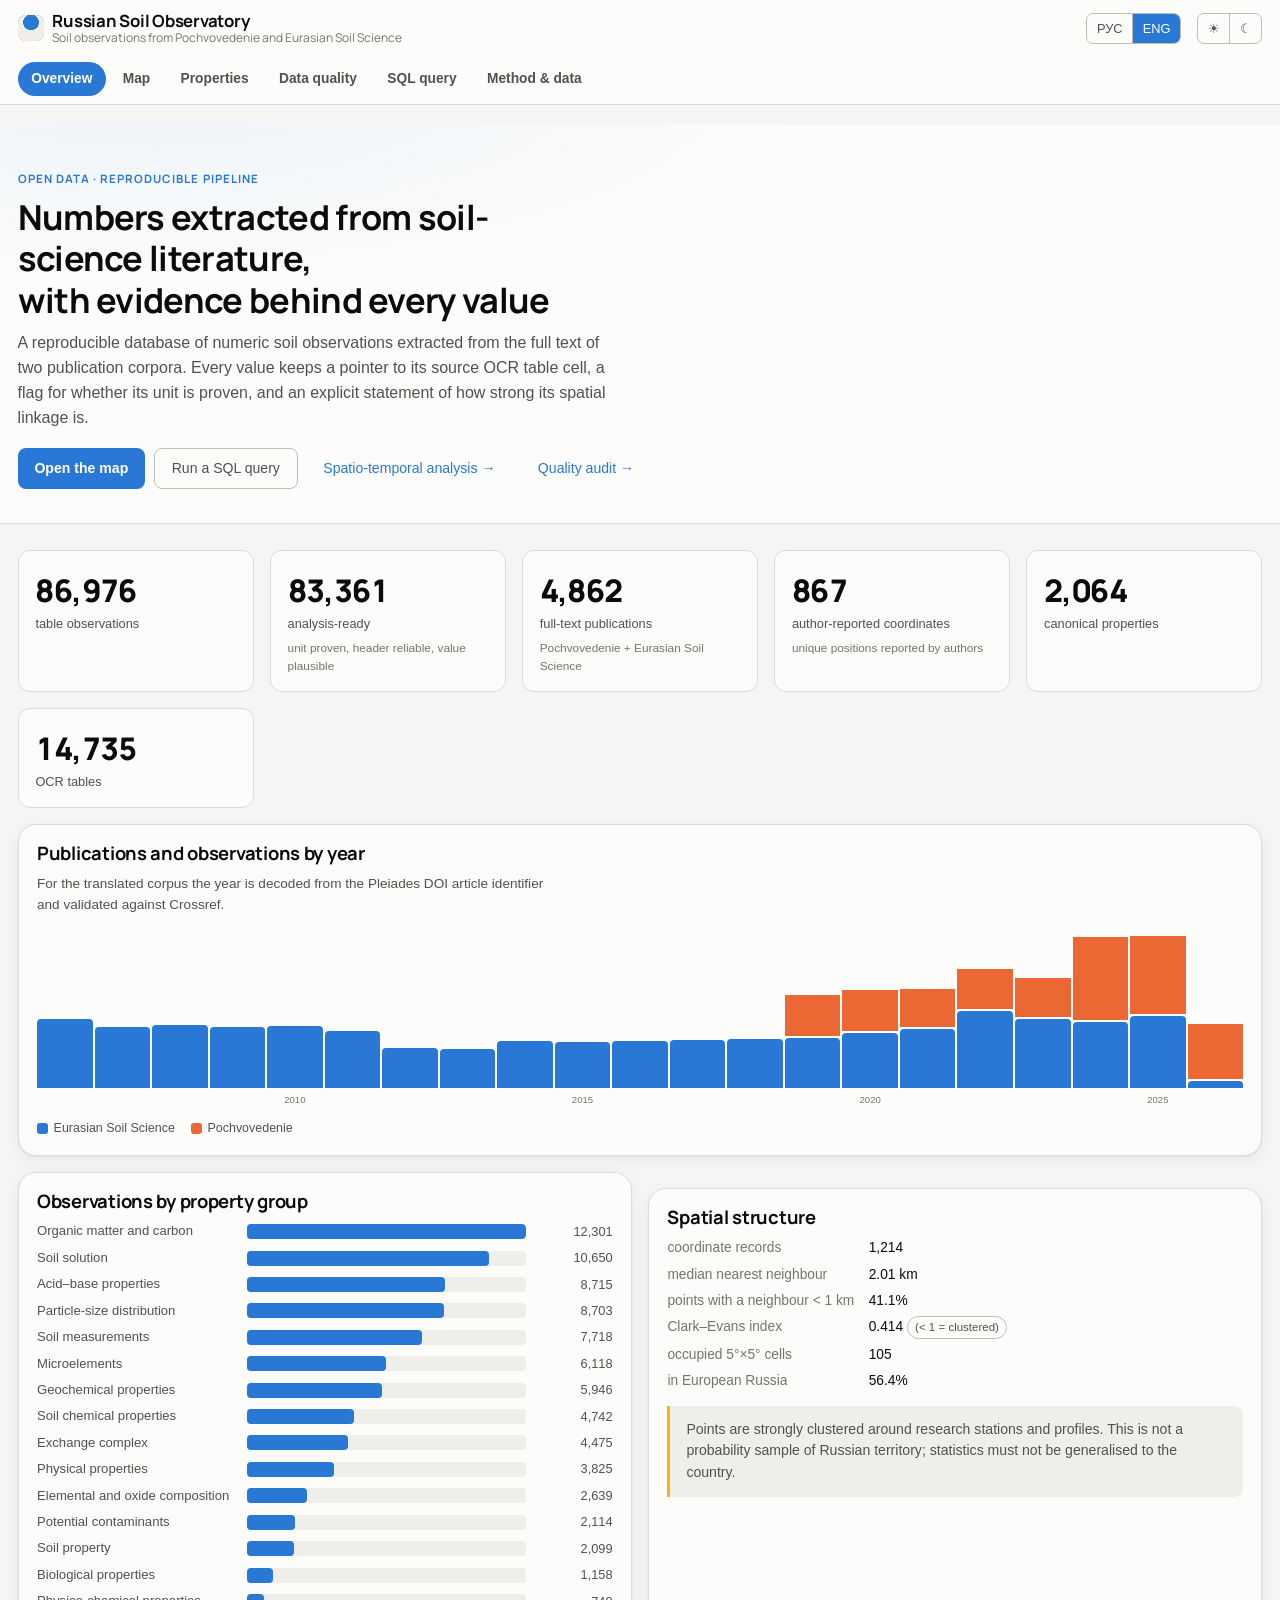
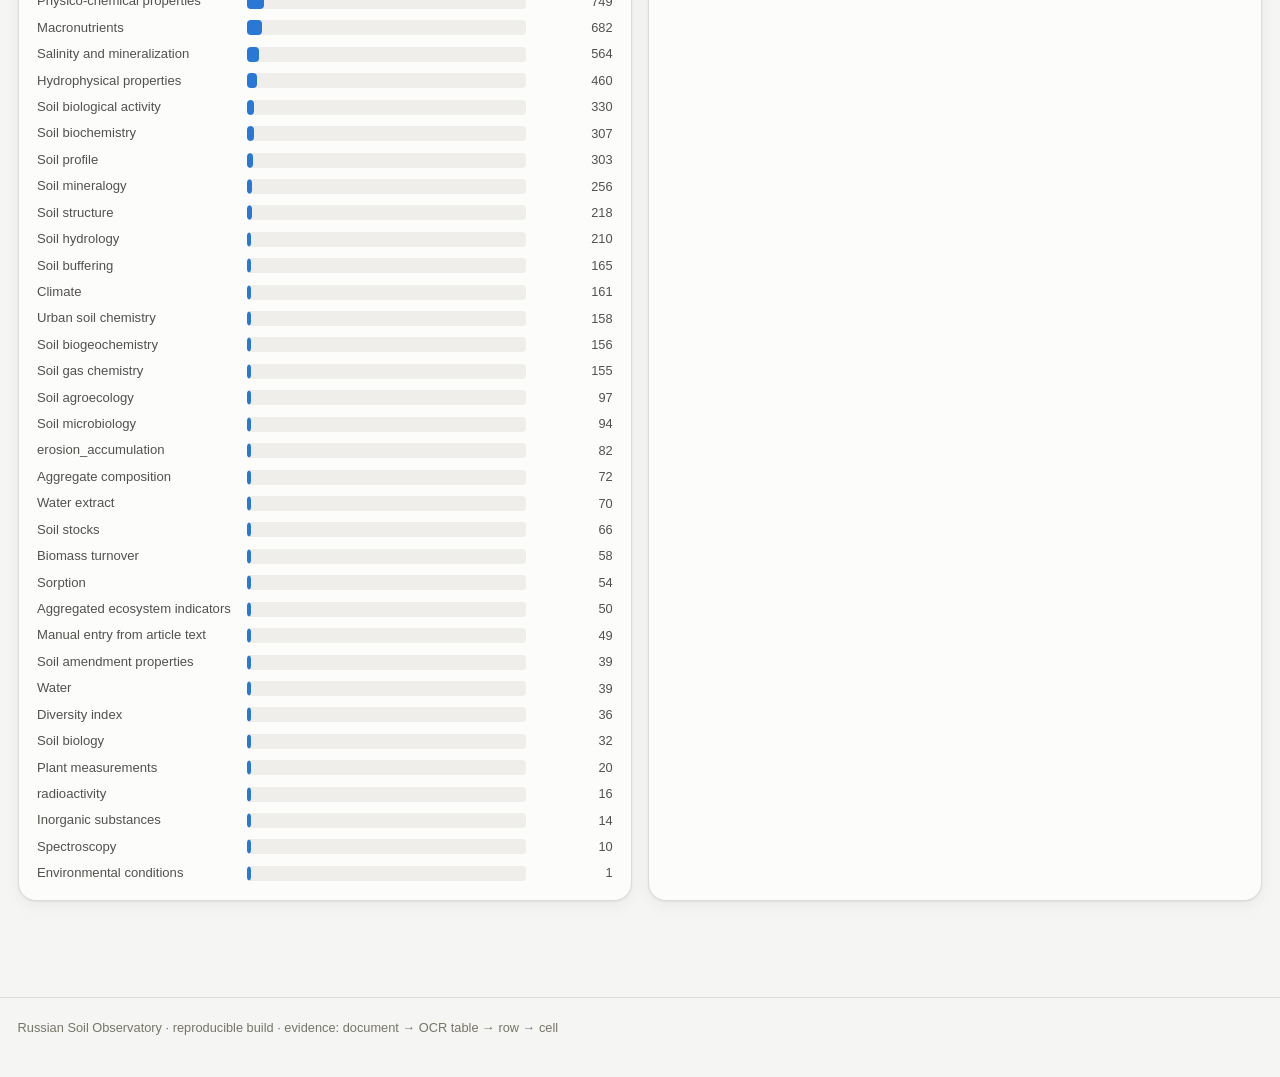
<file: docs/index.html>
<!doctype html>
<html lang="ru">
<head>
<!-- Yandex.Metrika counter -->
<script type="text/javascript">
    (function(m,e,t,r,i,k,a){
        m[i]=m[i]||function(){(m[i].a=m[i].a||[]).push(arguments)};
        m[i].l=1*new Date();
        for (var j = 0; j < document.scripts.length; j++) {if (document.scripts[j].src === r) { return; }}
        k=e.createElement(t),a=e.getElementsByTagName(t)[0],k.async=1,k.src=r,a.parentNode.insertBefore(k,a)
    })(window, document,'script','https://mc.yandex.ru/metrika/tag.js?id=111270341', 'ym');

    ym(111270341, 'init', {ssr:true, webvisor:true, clickmap:true, ecommerce:"dataLayer", referrer: document.referrer, url: location.href, accurateTrackBounce:true, trackLinks:true});
</script>
<noscript><div><img src="https://mc.yandex.ru/watch/111270341" style="position:absolute; left:-9999px;" alt="" /></div></noscript>
<!-- /Yandex.Metrika counter -->
<meta charset="utf-8">
<meta name="viewport" content="width=device-width, initial-scale=1">
<title>Russian Soil Observatory</title>
<meta name="description" content="Открытая база почвенных наблюдений из российских публикаций: воспроизводимый конвейер извлечения, доказательная цепочка до исходной OCR-ячейки, двуязычный геопортал.">
<meta property="og:type" content="website">
<meta property="og:title" content="Russian Soil Observatory">
<meta property="og:description" content="Открытая база почвенных наблюдений из российских публикаций с доказательной цепочкой до исходной OCR-ячейки.">
<meta name="twitter:card" content="summary">
<link rel="icon" href="assets/favicon.svg" type="image/svg+xml">
<link rel="preconnect" href="https://fonts.googleapis.com">
<link rel="preconnect" href="https://fonts.gstatic.com" crossorigin>
<link href="https://fonts.googleapis.com/css2?family=Manrope:wght@500;600;700;800&display=swap" rel="stylesheet">
<link rel="stylesheet" href="assets/leaflet-1.9.4.css">
<link rel="stylesheet" href="assets/portal.css?v=20260811c">
</head>
<body>

<header class="masthead">
  <div class="masthead-inner">
    <h1 class="brand">
      <span class="brand-mark" aria-hidden="true"></span>
      <span class="brand-text">Russian Soil Observatory
        <small data-i18n="tagline">Почвенные наблюдения из «Почвоведения» и Eurasian Soil Science</small>
      </span>
    </h1>
    <span class="masthead-spacer"></span>
    <div class="switch" role="group" aria-label="Language">
      <button type="button" id="lang-ru" aria-pressed="true">РУС</button>
      <button type="button" id="lang-en" aria-pressed="false">ENG</button>
    </div>
    <div class="switch" role="group" aria-label="Theme">
      <button type="button" id="theme-light" aria-pressed="false">☀</button>
      <button type="button" id="theme-dark" aria-pressed="false">☾</button>
    </div>
  </div>
  <nav class="tabs" role="tablist">
    <button role="tab" aria-selected="true"  data-panel="overview" data-i18n="tab.overview">Обзор</button>
    <button role="tab" aria-selected="false" data-panel="map"      data-i18n="tab.map">Карта</button>
    <button role="tab" aria-selected="false" data-panel="props"    data-i18n="tab.props">Свойства</button>
    <button role="tab" aria-selected="false" data-panel="quality"  data-i18n="tab.quality">Качество данных</button>
    <button role="tab" aria-selected="false" data-panel="query"    data-i18n="tab.query">SQL-запрос</button>
    <button role="tab" aria-selected="false" data-panel="about"    data-i18n="tab.about">Методика и данные</button>
  </nav>
</header>

<main>

  <!-- ============ OVERVIEW ============ -->
  <section class="panel" id="panel-overview">
    <div class="hero">
      <span class="eyebrow" data-i18n="hero.eyebrow">Открытые данные · воспроизводимый конвейер</span>
      <h2 data-i18n="hero.title">Числа, извлечённые из почвенной литературы,<br>с доказательством для каждого значения</h2>
      <p class="lede" data-i18n="overview.lede">
        Воспроизводимая база числовых почвенных наблюдений, извлечённых из полнотекстовых
        публикаций двух корпусов. Каждое значение сохраняет ссылку на исходную ячейку
        OCR-таблицы, доказанную единицу измерения и явно указанную силу
        пространственной привязки.
      </p>
      <div class="hero-actions">
        <button type="button" class="primary btn-lg" data-goto="map" data-i18n="hero.cta.map">Открыть карту</button>
        <button type="button" class="ghost btn-lg" data-goto="query" data-i18n="hero.cta.sql">Выполнить SQL-запрос</button>
        <a class="ghost btn-lg btn-link" href="insights.html" data-i18n="overview.insights.short">Пространственно-временной анализ →</a>
        <a class="ghost btn-lg btn-link" href="data_audit.html" data-i18n="overview.report.short">Аудит качества →</a>
      </div>
    </div>

    <div class="grid reveal" id="overview-tiles"></div>

    <div class="card">
      <h2 data-i18n="overview.timeline">Публикации и наблюдения по годам</h2>
      <p class="lede" style="font-size:.85rem" data-i18n="overview.timeline.note">
        Год для переводного корпуса восстановлен из идентификатора статьи Pleiades DOI и
        сверен с Crossref.
      </p>
      <div id="chart-years"></div>
    </div>

    <div class="grid wide">
      <div class="card">
        <h2 data-i18n="overview.categories">Наблюдения по группам свойств</h2>
        <div id="chart-categories"></div>
      </div>
      <div class="card">
        <h2 data-i18n="overview.spatial">Пространственная структура</h2>
        <dl class="facts" id="spatial-facts"></dl>
        <div class="callout warn" style="margin-top:.9rem" data-i18n="overview.spatial.note">
          Точки сильно сгруппированы вокруг стационаров и профилей. Это не вероятностная
          выборка по территории России; статистику нельзя переносить на страну в целом.
        </div>
      </div>
    </div>
  </section>

  <!-- ============ MAP ============ -->
  <section class="panel" id="panel-map" hidden>
    <div class="callout" data-i18n="map.note">
      <strong>Что показано:</strong> только координаты, прямо сообщённые авторами публикаций.
      Синие точки дополнительно имеют числовые значения, сверенные с исходной OCR-ячейкой.
      Административные центроиды и региональные геокоды на карту не выводятся. Это не
      GPS-привязка каждой строки таблицы и не почвенная карта России.
    </div>
    <div class="map-layout" style="margin-top:1rem">
      <div id="map"></div>
      <aside>
        <div class="card">
          <h2 data-i18n="map.layer">Слой</h2>
          <dl class="facts" id="map-facts"></dl>
          <div class="legend">
            <span><i class="swatch" style="background:var(--series-1)"></i><span data-i18n="map.legend.verified">с проверенными значениями</span></span>
            <span><i class="swatch" style="background:var(--text-muted)"></i><span data-i18n="map.legend.plain">только координата</span></span>
          </div>
          <p style="margin-top:.9rem;font-size:.85rem;color:var(--text-secondary)" data-i18n="map.hint">
            Нажмите на точку, чтобы увидеть источник, фрагмент текста с координатой и
            привязанные измерения.
          </p>
        </div>
      </aside>
    </div>
  </section>

  <!-- ============ PROPERTIES ============ -->
  <section class="panel" id="panel-props" hidden>
    <p class="lede" data-i18n="props.lede">
      Полный спектр распознанных свойств. Каждое наблюдение попадает в базу только после
      того, как его единица доказана (напечатана в таблице или получена обратимым
      преобразованием) — колонка «Единица доказана» поэтому близка к 100% для всех
      показателей: это критерий допуска в слой, а не остаточная неопределённость внутри него.
    </p>
    <div class="card">
      <div class="toolbar">
        <input type="text" id="prop-filter" class="ghost" style="min-width:220px"
               data-i18n-placeholder="props.filter" placeholder="Найти свойство…">
        <label class="status" for="prop-category" data-i18n="props.category">Группа:</label>
        <select id="prop-category" class="ghost" style="padding:.35rem .5rem">
          <option value="" data-i18n="props.category.all">все группы</option>
        </select>
        <label class="status" for="prop-sort" data-i18n="props.sort">Сортировка:</label>
        <select id="prop-sort" class="ghost" style="padding:.35rem .5rem">
          <option value="observations" data-i18n="props.sort.n">по числу наблюдений</option>
          <option value="normalized" data-i18n="props.sort.norm">по доказанным единицам</option>
          <option value="documents" data-i18n="props.sort.docs">по числу публикаций</option>
        </select>
        <label class="status" style="display:inline-flex;align-items:center;gap:.35rem">
          <input type="checkbox" id="prop-show-rare">
          <span data-i18n="props.showRare">показать редкие (из одной публикации)</span>
        </label>
        <span class="status" id="prop-count"></span>
      </div>
      <div class="table-scroll">
        <table class="data" id="props-table">
          <thead><tr>
            <th data-i18n="props.th.property">Свойство</th>
            <th data-i18n="props.th.category">Группа</th>
            <th class="num" data-i18n="props.th.n">Наблюдений</th>
            <th class="num" data-i18n="props.th.docs">Публикаций</th>
            <th class="num" data-i18n="props.th.unit">Единица доказана</th>
            <th class="num" data-i18n="props.th.header">Заголовок надёжен</th>
            <th class="num" data-i18n="props.th.value">Значение правдоподобно</th>
          </tr></thead>
          <tbody></tbody>
        </table>
      </div>
    </div>

    <div class="card chart-explorer">
      <div class="chart-explorer-head">
        <h3 id="chart-title" data-i18n="props.chart.pick">Выберите свойство в таблице выше ↑</h3>
        <span class="status" id="chart-status" data-i18n="props.chart.loading">База загружается при первом выборе свойства…</span>
      </div>
      <p class="chart-note" id="chart-subtitle"></p>
      <div class="chart-grid">
        <div class="chart-card chart-card-wrap">
          <h4 data-i18n="props.chart.hist">Распределение значений</h4>
          <p class="chart-note" id="chart-hist-note"></p>
          <div id="chart-hist"></div>
        </div>
        <div class="chart-card chart-card-wrap">
          <h4 data-i18n="props.chart.depth">По глубине</h4>
          <p class="chart-note" id="chart-depth-note"></p>
          <div id="chart-depth"></div>
        </div>
        <div class="chart-card chart-card-wrap">
          <h4 data-i18n="props.chart.lat">По широте</h4>
          <p class="chart-note" id="chart-lat-note"></p>
          <div id="chart-lat"></div>
        </div>
        <div class="chart-card chart-card-wrap">
          <h4 data-i18n="props.chart.year">По годам публикации</h4>
          <p class="chart-note" id="chart-year-note"></p>
          <div id="chart-year"></div>
        </div>
      </div>
    </div>
  </section>

  <!-- ============ QUALITY ============ -->
  <section class="panel" id="panel-quality" hidden>
    <p class="lede" data-i18n="quality.lede">
      Слой построен из OCR распознанных таблиц, поэтому часть значений неизбежно
      содержит ошибки распознавания. Они не удаляются, а помечаются: исходная ячейка
      остаётся доказательством, а решение принимает исследователь.
    </p>

    <div class="grid" id="quality-tiles"></div>

    <div class="grid wide">
      <div class="card">
        <h2 data-i18n="quality.header">Как свойство опознано в заголовке</h2>
        <div id="chart-headerkind"></div>
        <div class="callout warn" style="margin-top:.9rem" data-i18n="quality.header.note">
          <strong>symbol_embedded</strong> — химический символ найден внутри более длинного
          заголовка («Thickness of horizons, cm A + B»). Такие значения следует исключать
          из анализа по умолчанию.
        </div>
      </div>
      <div class="card">
        <h2 data-i18n="quality.value">Физическая правдоподобность значений</h2>
        <div id="chart-plausibility"></div>
        <div class="callout" style="margin-top:.9rem" data-i18n="quality.value.note">
          Проверка диапазона запускается только там, где единица действительно известна.
          pH проверяется всегда — он безразмерен.
        </div>
      </div>
    </div>

    <div class="grid wide">
      <div class="card">
        <h2 data-i18n="quality.unit">Допуск кандидатов в слой наблюдений</h2>
        <div id="chart-normalization"></div>
        <div class="callout" style="margin-top:.9rem" data-i18n="quality.unit.note">
          Кандидат из OCR-таблицы становится наблюдением только после согласованной
          трёхагентной проверки происхождения и доказанной единицы измерения;
          <strong>accepted</strong> — кандидат допущен, <strong>rejected</strong> — отклонён
          или оставлен в очереди ручного разбора.
        </div>
      </div>
      <div class="card">
        <h2 data-i18n="quality.spatial">Сила пространственной привязки</h2>
        <div id="chart-linkage"></div>
      </div>
    </div>
    <div class="callout" style="margin-top:1rem" data-i18n="quality.supplemental.note">
      Supplemental-слой содержит 2 674 явно сопоставленных raw-строки и 57 дополнительных свойств.
      Он скачивается отдельно и не входит в core-каталог 2 629 или в аналитический clean-слой.
    </div>
  </section>

  <!-- ============ QUERY ============ -->
  <section class="panel" id="panel-query" hidden>
    <p class="lede" data-i18n="query.lede">
      Вся база наблюдений загружается в браузер и выполняет SQL локально — данные никуда
      не отправляются. Таблицы: <code>observation</code>, <code>reported_site</code>,
      <code>verified_measurement</code>, <code>meta</code>.
    </p>
    <div class="card">
      <textarea class="sql" id="sql-input" spellcheck="false"></textarea>
      <div class="toolbar">
        <button class="primary" id="sql-run" data-i18n="query.run">Выполнить</button>
        <button class="ghost" data-example="0" data-i18n="query.ex1">Свойства с доказанной единицей</button>
        <button class="ghost" data-example="1" data-i18n="query.ex2">pH по глубине</button>
        <button class="ghost" data-example="2" data-i18n="query.ex3">Тяжёлые металлы по годам</button>
        <button class="ghost" data-example="3" data-i18n="query.ex4">Только «чистые» данные</button>
        <button class="ghost" data-example="4" data-i18n="query.ex5">Сводка по группам показателей</button>
        <button class="ghost" id="sql-csv" data-i18n="query.csv">Скачать результат CSV</button>
      </div>
      <p class="status" id="sql-status" data-i18n="query.loading">Загрузка базы…</p>
      <div class="table-scroll"><table class="data" id="sql-result"><thead></thead><tbody></tbody></table></div>
    </div>
  </section>

  <!-- ============ ABOUT ============ -->
  <section class="panel" id="panel-about" hidden>
    <div class="grid wide">
      <div class="card">
        <h2 data-i18n="about.chain">Доказательная цепочка</h2>
        <p data-i18n="about.chain.text">Каждое наблюдение прослеживается до конкретной ячейки:</p>
        <p class="mono" style="color:var(--text-secondary);font-size:.8rem">
          document → source_artifact → table_cell → table_measurement_candidate → table_observation
        </p>
        <p data-i18n="about.chain.text2">
          Поле <code>evidence_locator</code> хранит номер строки и колонки исходной таблицы,
          напечатанный заголовок свойства и метку строки.
        </p>
      </div>
      <div class="card">
        <h2 data-i18n="about.rules">Чего эти данные не утверждают</h2>
        <ul class="clean">
          <li data-i18n="about.rule1">Наблюдение попадает в базу только после того, как его единица измерения доказана (напечатана в заголовке/подписи или получена обратимым преобразованием) и прошла согласованную трёхагентную проверку происхождения; кандидаты без доказанной единицы остаются в очереди ручного разбора.</li>
          <li data-i18n="about.rule2">Единственная координата в статье — это контекст документа, а не GPS каждой строки таблицы.</li>
          <li data-i18n="about.rule3">pH(H₂O), pH(KCl) и pH без указания метода — три разных показателя.</li>
          <li data-i18n="about.rule4">В <code>document_links.csv</code> — 966 связей между документами: 625 пар «русский оригинал ↔ перевод в Eurasian Soil Science» (608 по печатной ссылке, 17 по отпечатку значений) и 341 связь «прежний импорт РЦСИ ↔ новый OCR-импорт того же источника». Документы не объединяются. Верхняя граница риска двойного учёта для остальных статей «Почвоведения» — 6.8% слоя.</li>
          <li data-i18n="about.rule5">Набор точек не является вероятностной выборкой по территории России.</li>
        </ul>
      </div>
    </div>

    <div class="card">
      <h2 data-i18n="about.downloads">Данные для скачивания</h2>
      <div class="table-scroll">
        <table class="data">
          <thead><tr>
            <th data-i18n="about.dl.file">Файл</th>
            <th data-i18n="about.dl.what">Что это</th>
            <th class="num" data-i18n="about.dl.size">Размер</th>
          </tr></thead>
          <tbody id="downloads"></tbody>
        </table>
      </div>
    </div>

    <div class="card">
      <h2 data-i18n="about.repro">Воспроизведение</h2>
      <p data-i18n="about.repro.text">Все публикуемые файлы пересобираются из рабочей базы одной командой:</p>
      <pre class="mono" style="background:var(--surface-2);padding:.8rem;border-radius:9px;overflow-x:auto">python3 observatory_v1/extract_table_measurement_candidates.py --db DB --additive
python3 observatory_v1/normalize_table_measurement_candidates.py --db DB
python3 observatory_v1/materialize_full_table_observations.py --db DB
python3 observatory_v1/flag_observation_quality.py --db DB
python3 observatory_v1/infer_springer_publication_year.py --db DB --crossref docs/data/doi_metadata.csv
python3 observatory_v1/infer_document_study_region.py --db DB
python3 observatory_v1/infer_document_precise_coordinates.py --db DB
python3 observatory_v1/merge_spatial_layers.py --db DB
python3 observatory_v1/link_springer_translations.py --db DB
python3 docs/scripts/build_portal.py --db DB --output docs/data</pre>
      <p class="status" style="margin-top:.6rem" data-i18n="about.repro.note">Полная последовательность, включая сборку научного анализа и отчётов, — в <code>README.md</code> репозитория. Текущий рабочий снимок дополнительно прошёл трёхагентную ручную сверку происхождения и единиц измерения (2026-08-06 — 2026-08-09), не сводимую к одной команде; журнал — в <code>docs/database_rebuild_note.md</code> и <code>docs/recovery_journal_2026-08-09.md</code>.</p>
      <p class="status" id="generated-at"></p>
    </div>

    <div class="callout" data-i18n="about.license">
      <strong>Лицензия.</strong> Составленная база и код — CC BY 4.0. Права на исходные
      статьи принадлежат их издателям; здесь публикуются извлечённые числовые значения
      и ссылки на источник.
    </div>
  </section>

</main>

<footer><div class="inner">
  <span data-i18n="footer">Russian Soil Observatory · воспроизводимая сборка · доказательство: документ → OCR-таблица → строка → ячейка</span>
</div></footer>

<button type="button" id="to-top" class="to-top" aria-label="Наверх" title="Наверх">↑</button>

<script src="assets/leaflet.js"></script>
<script src="assets/portal.js?v=20260811c"></script>
</body>
</html>
</file>
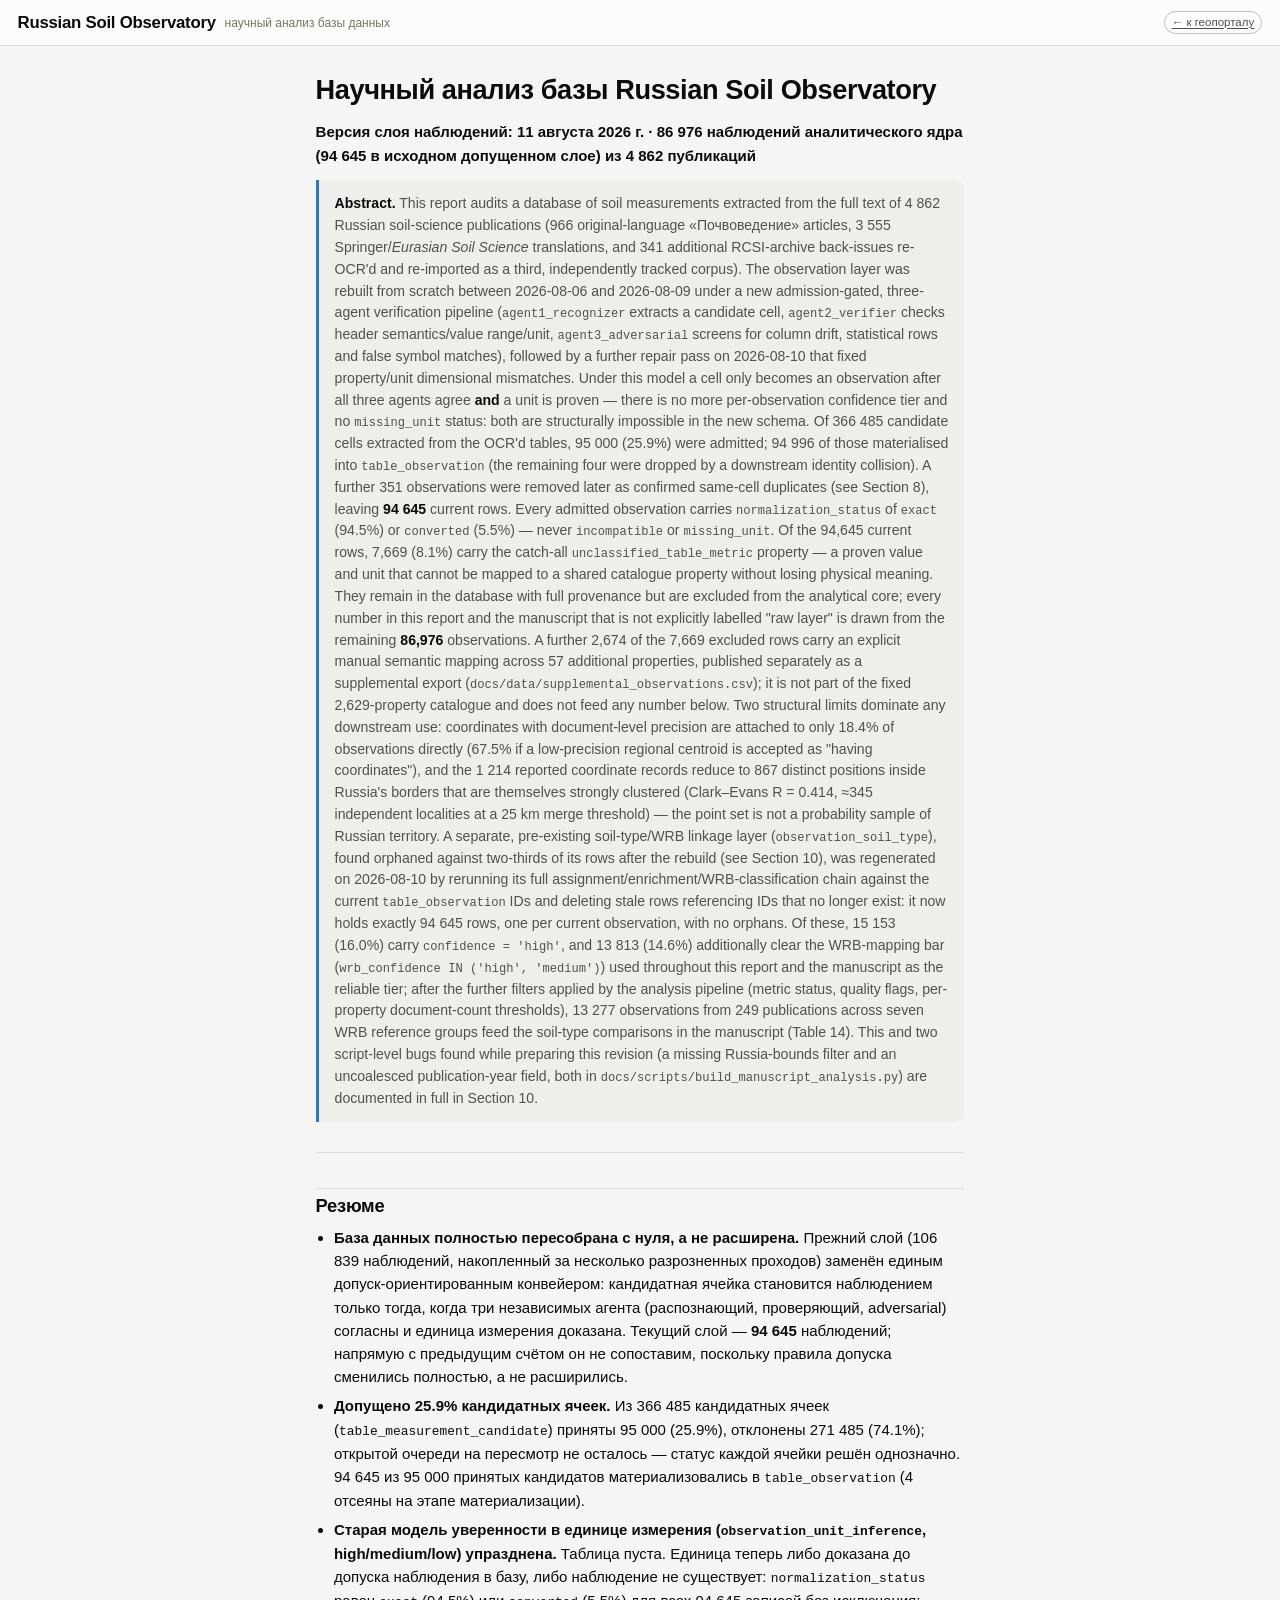
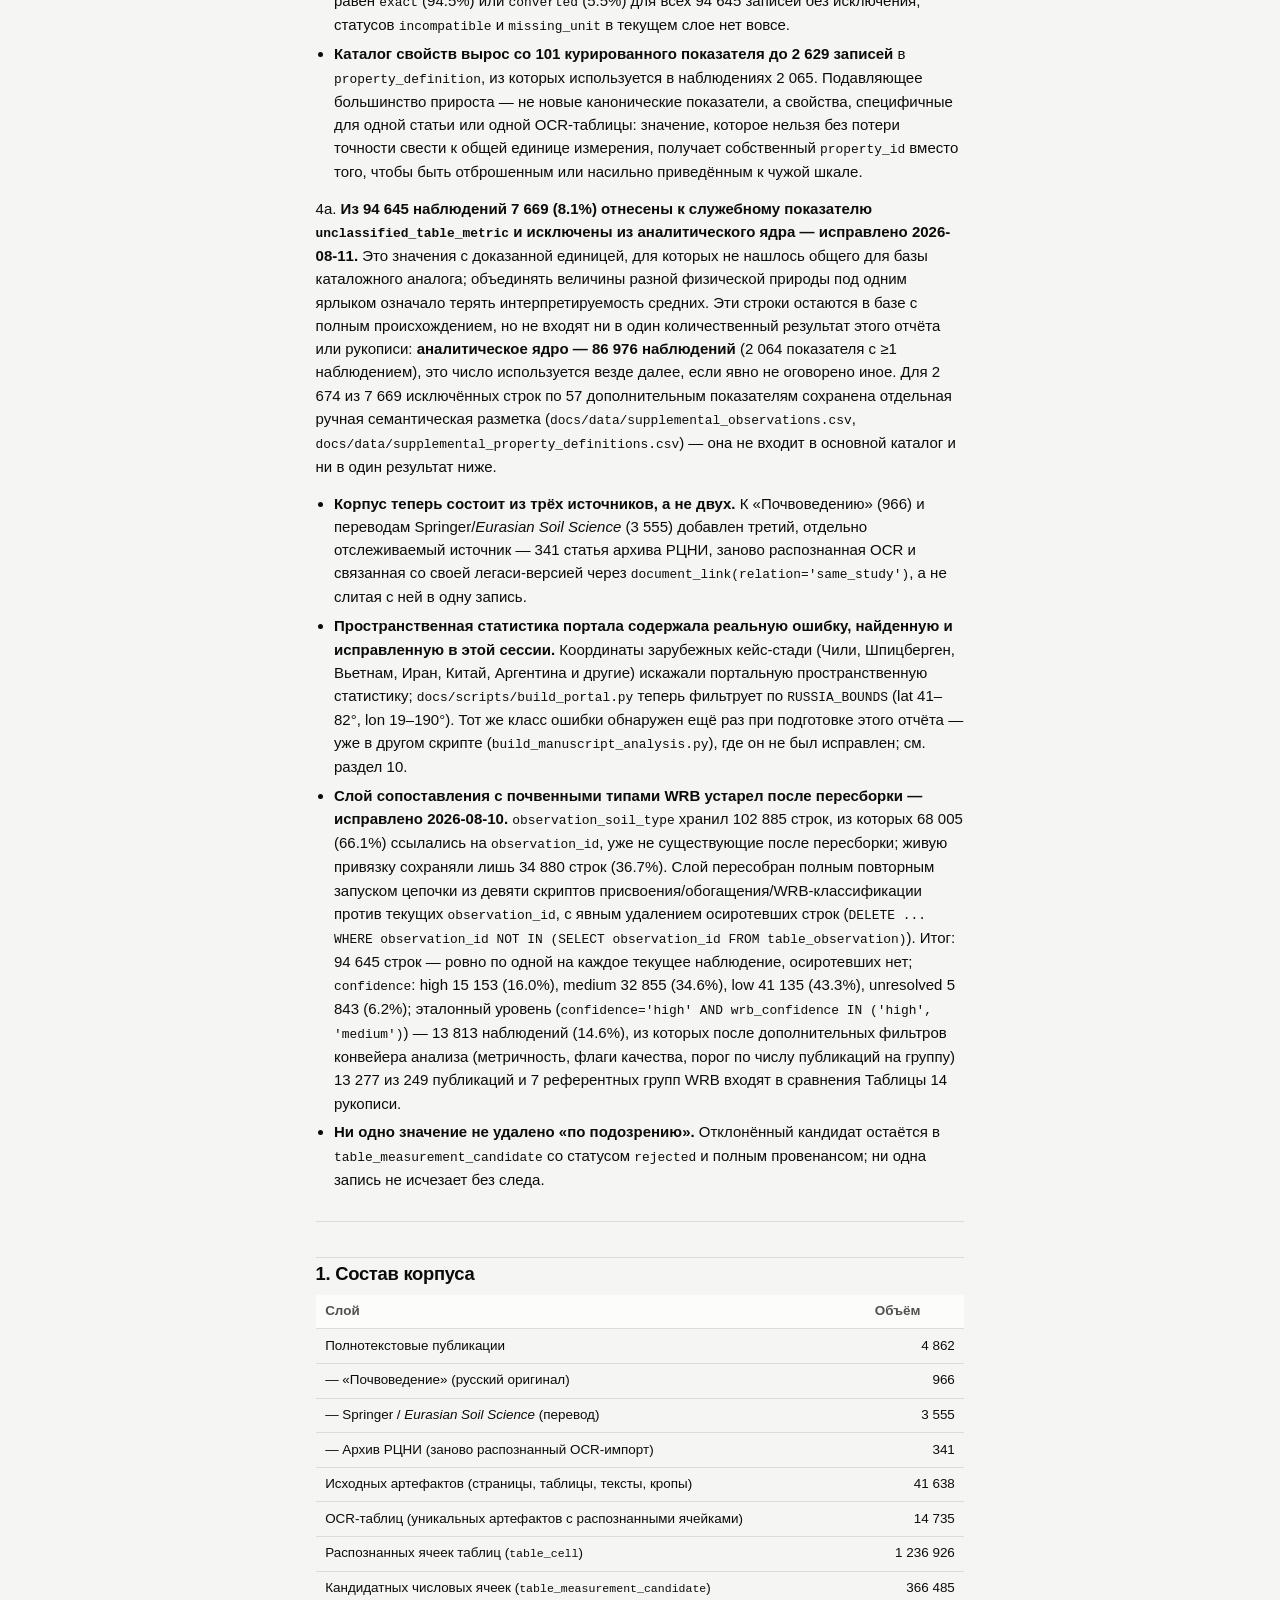
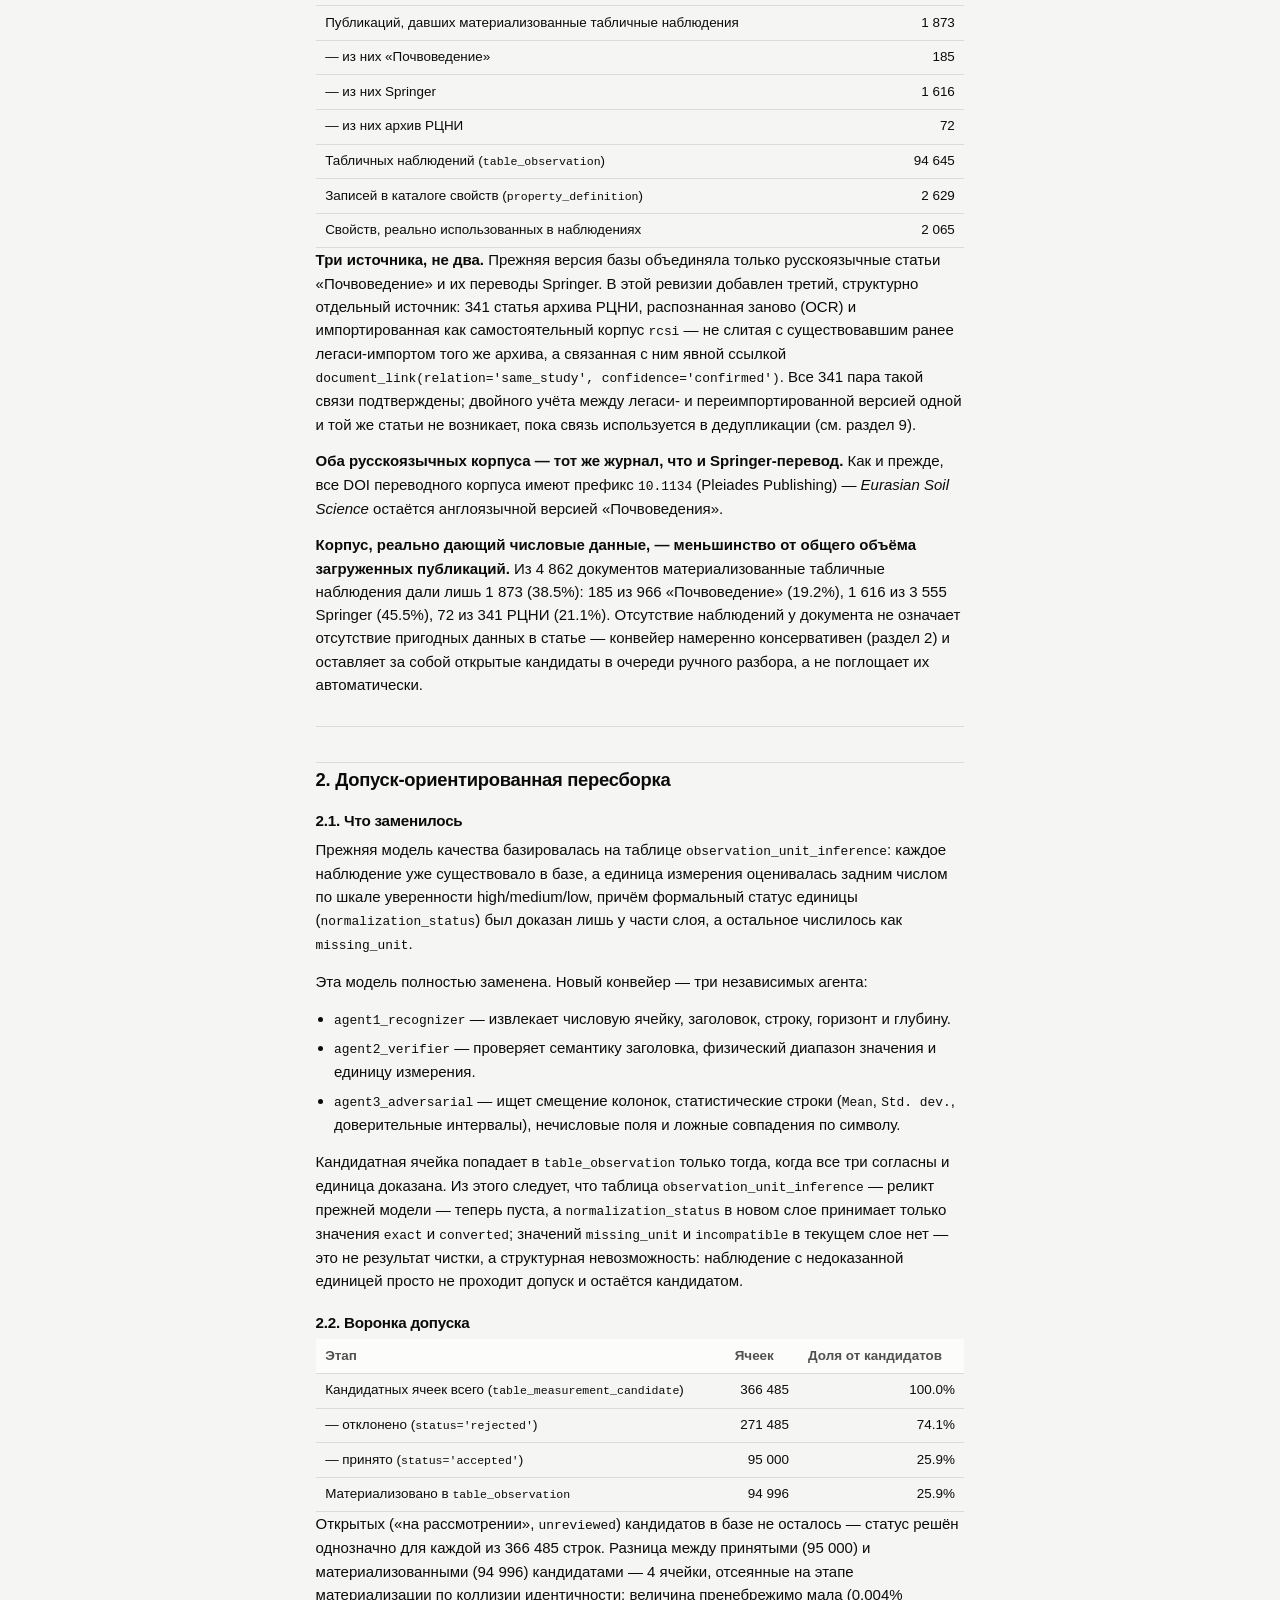
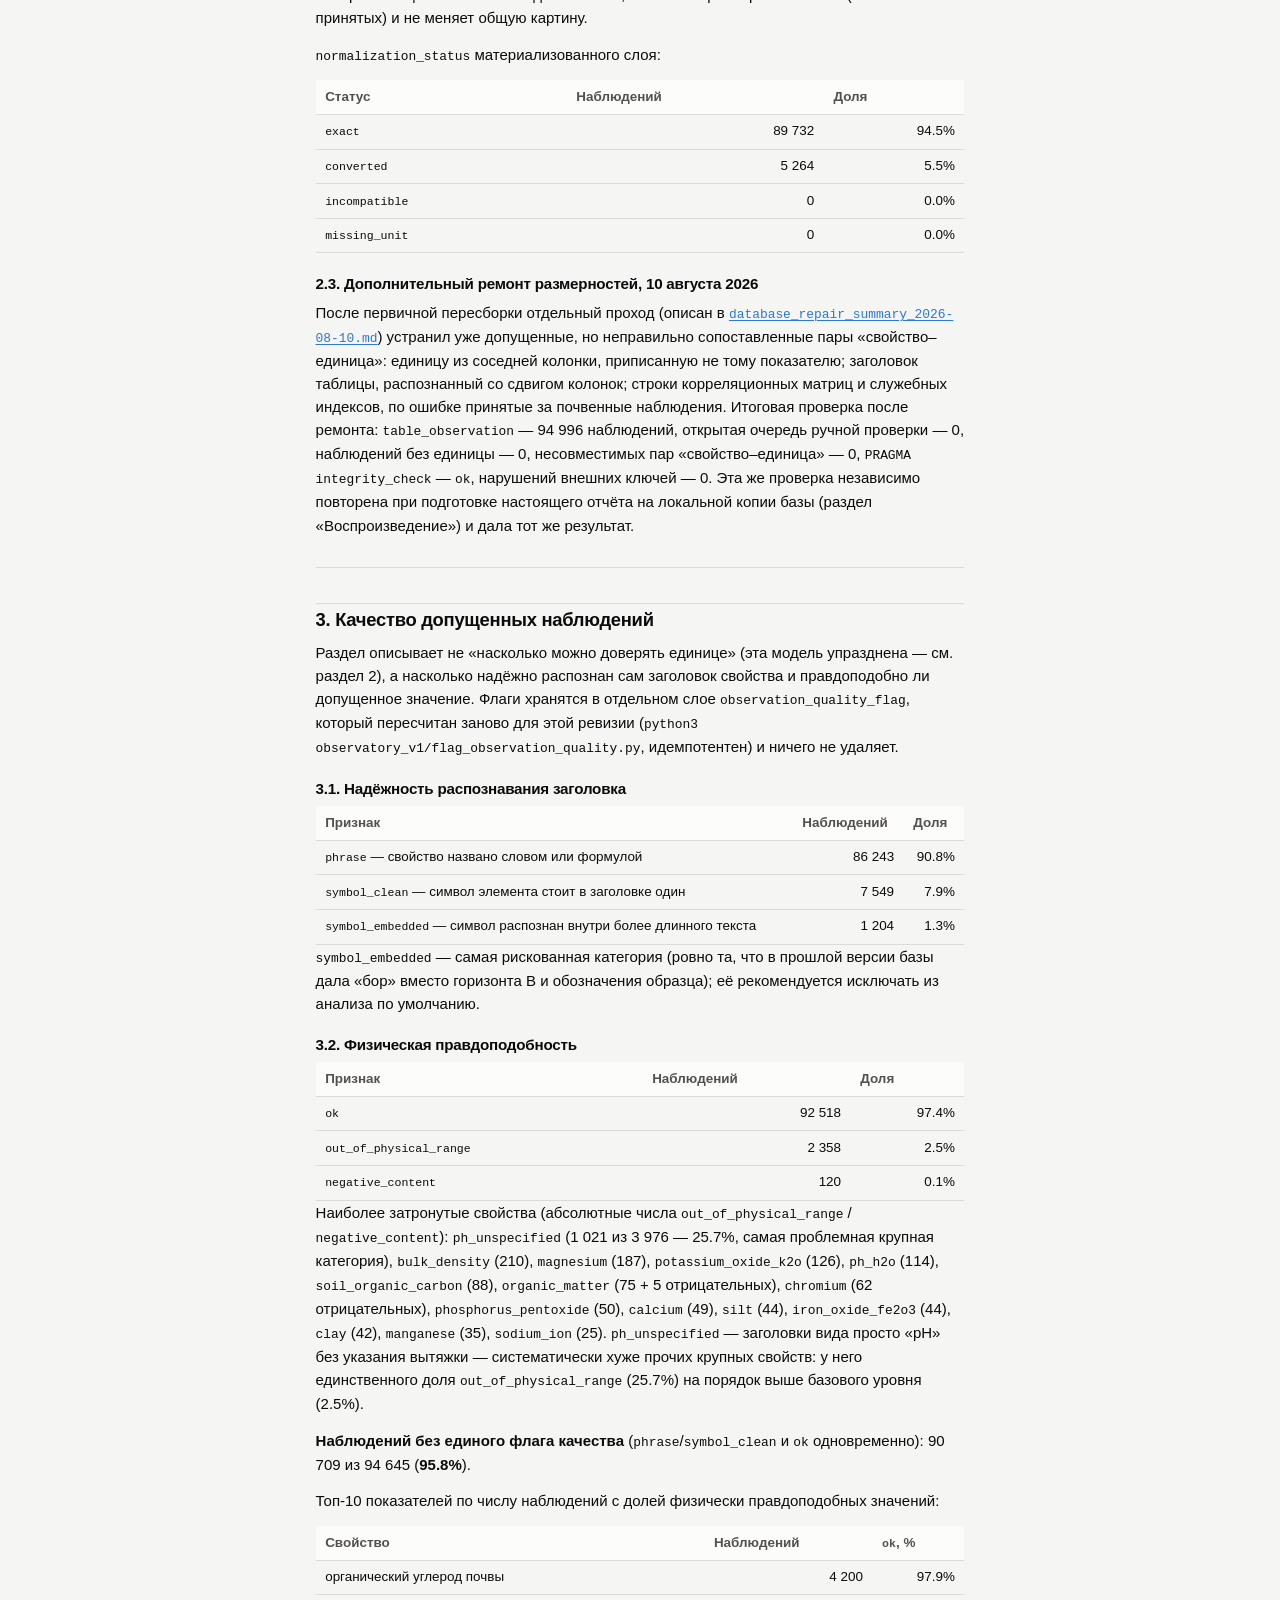
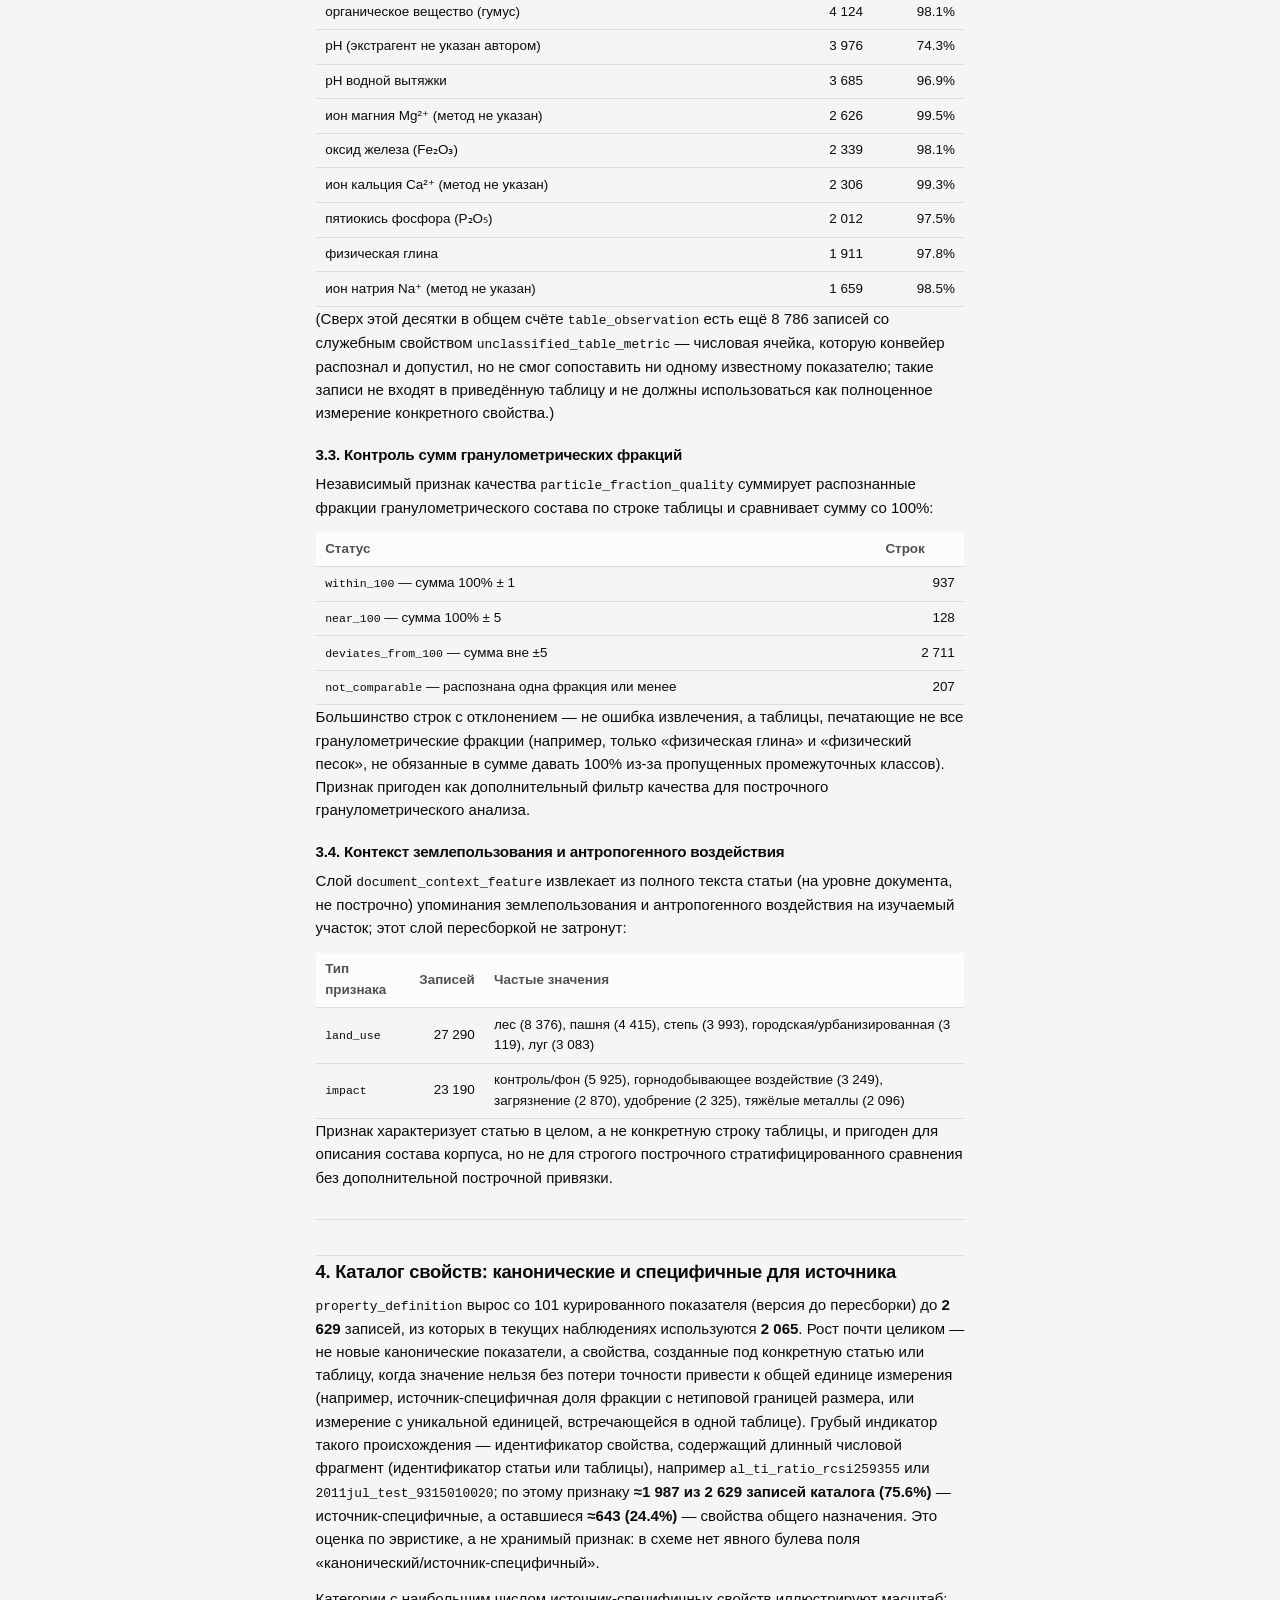
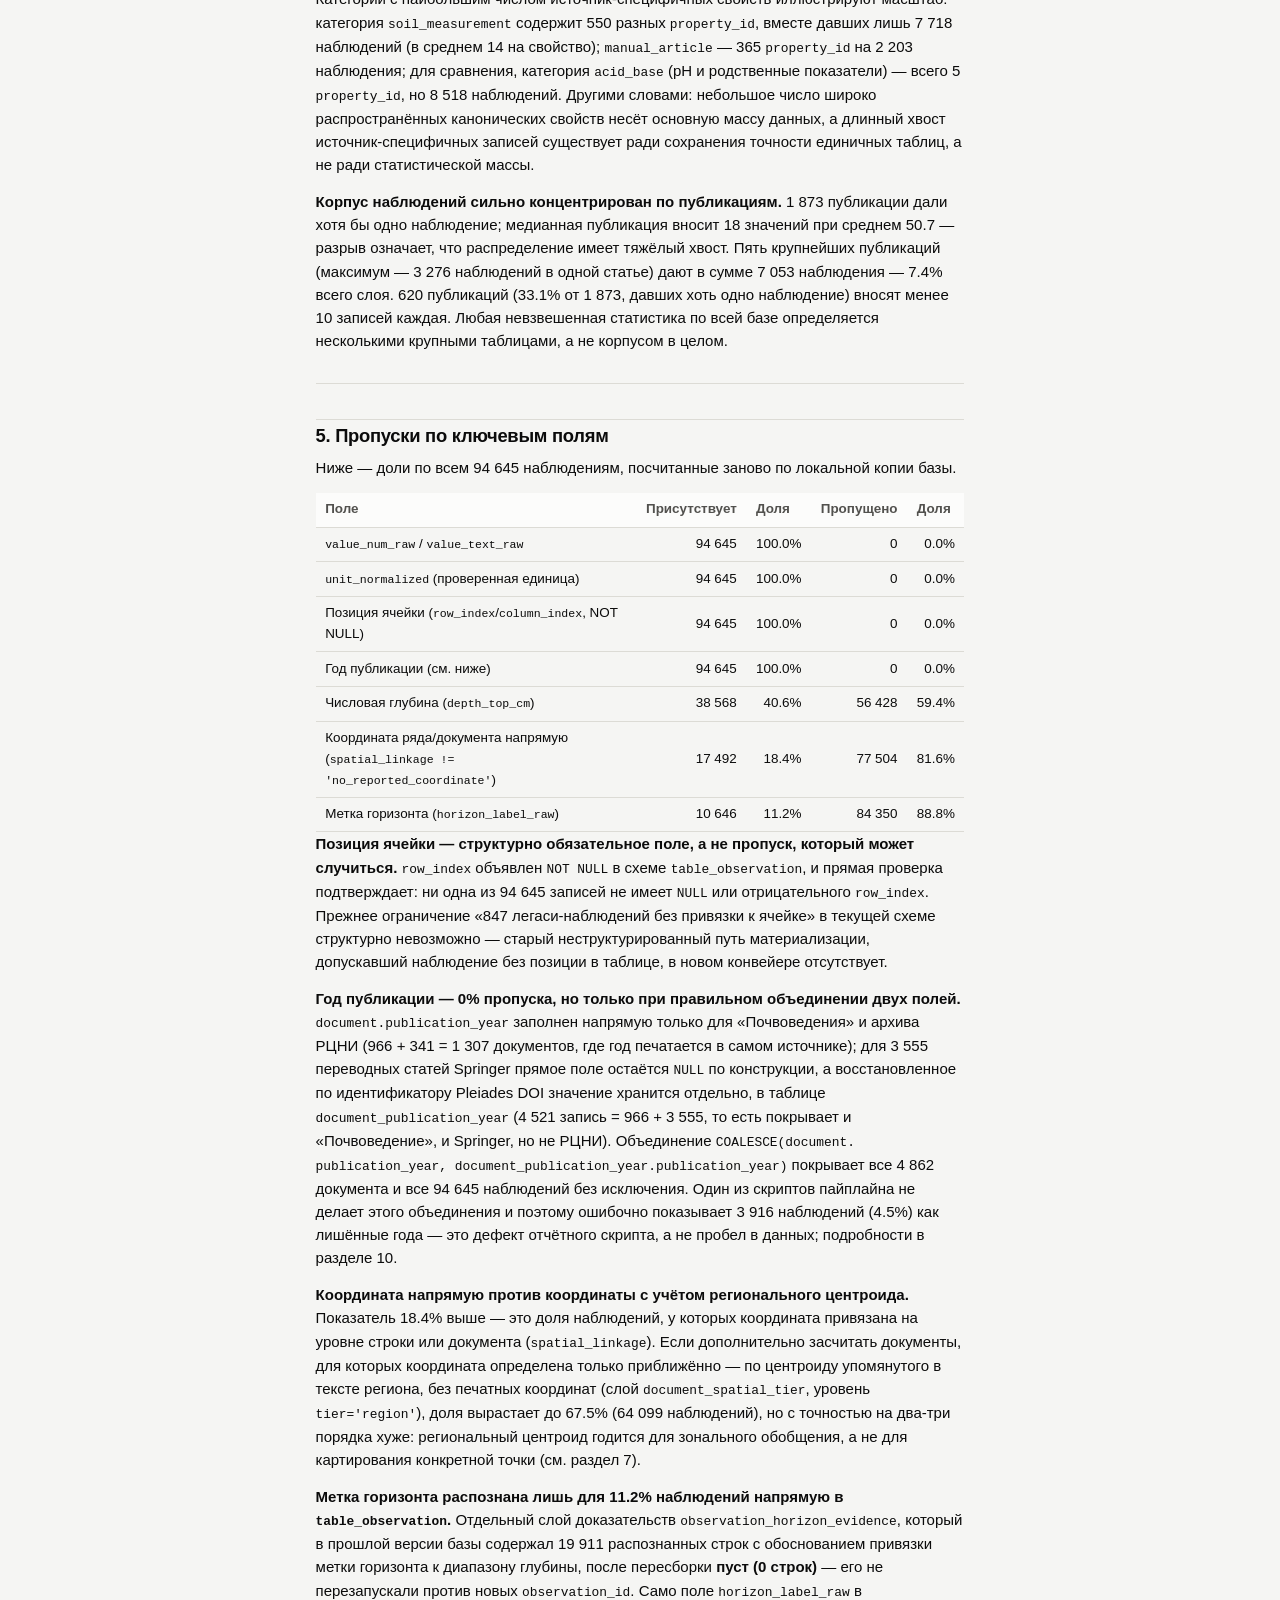
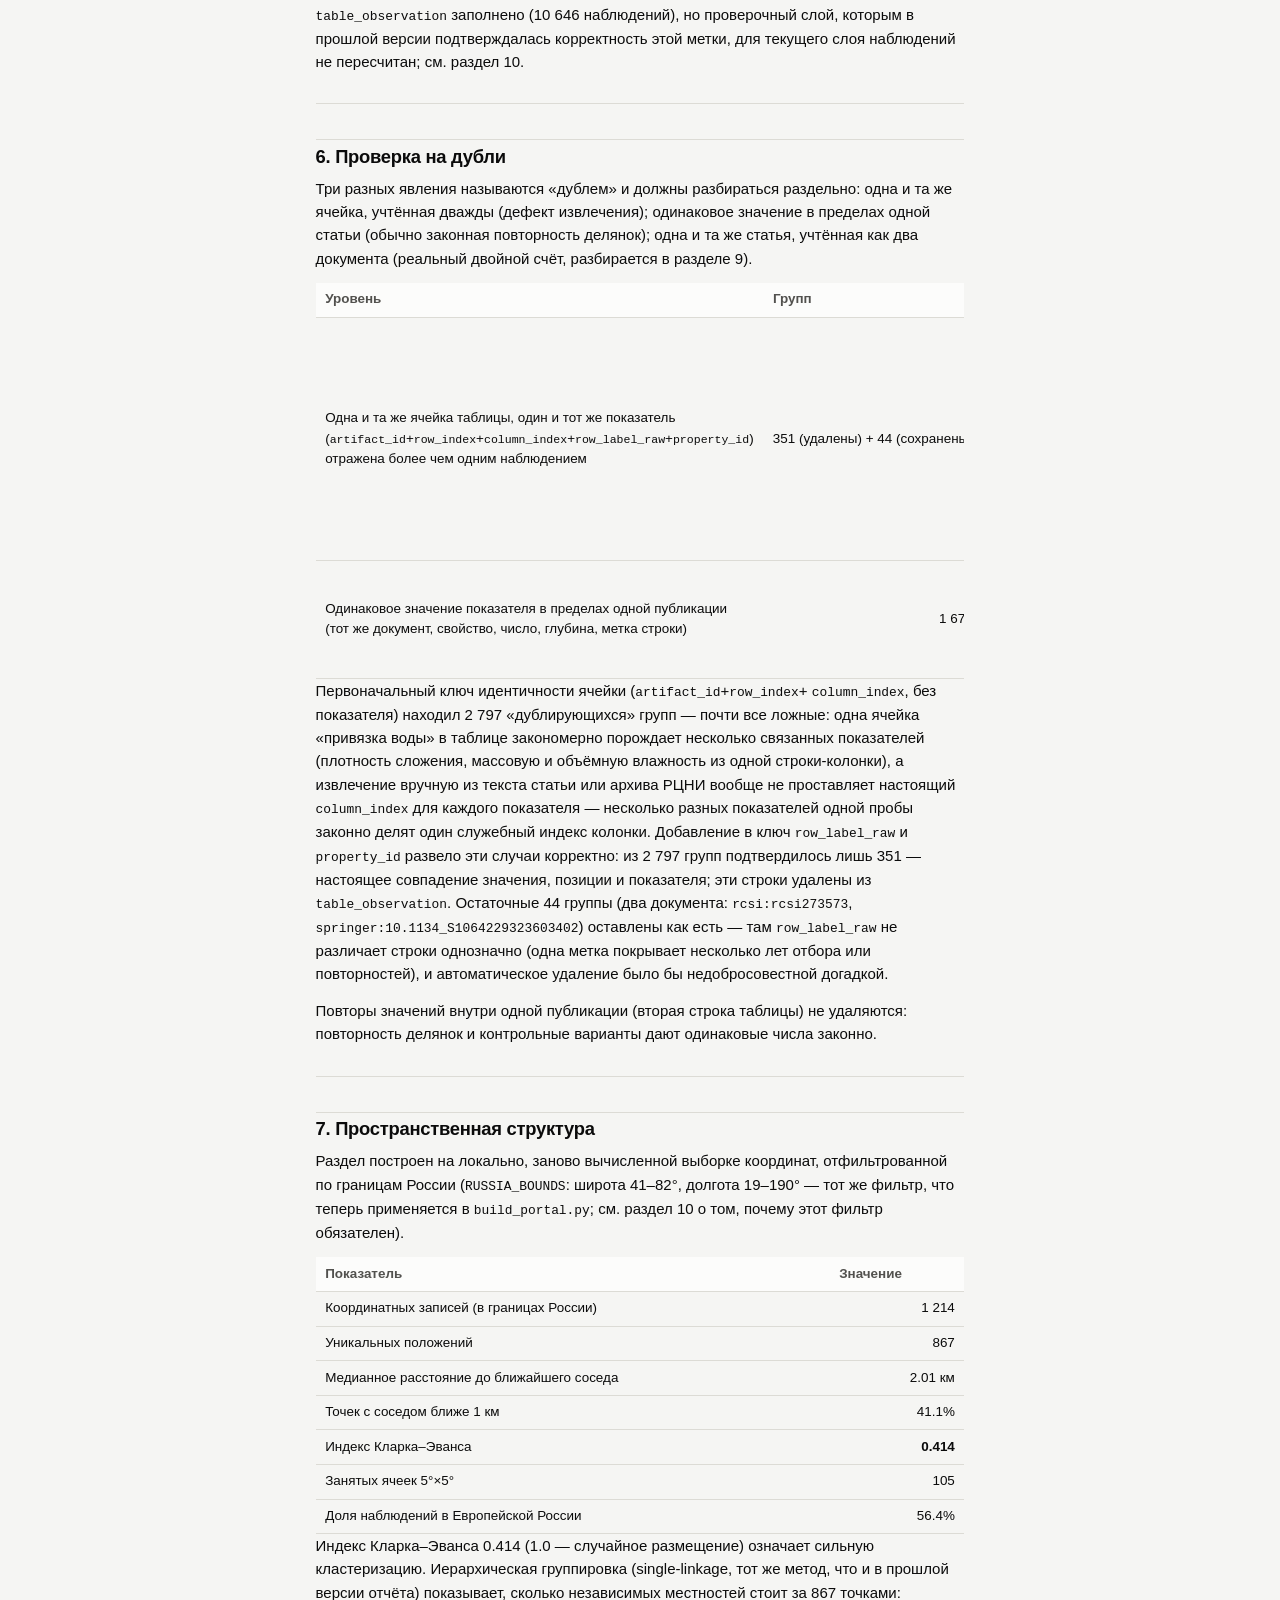
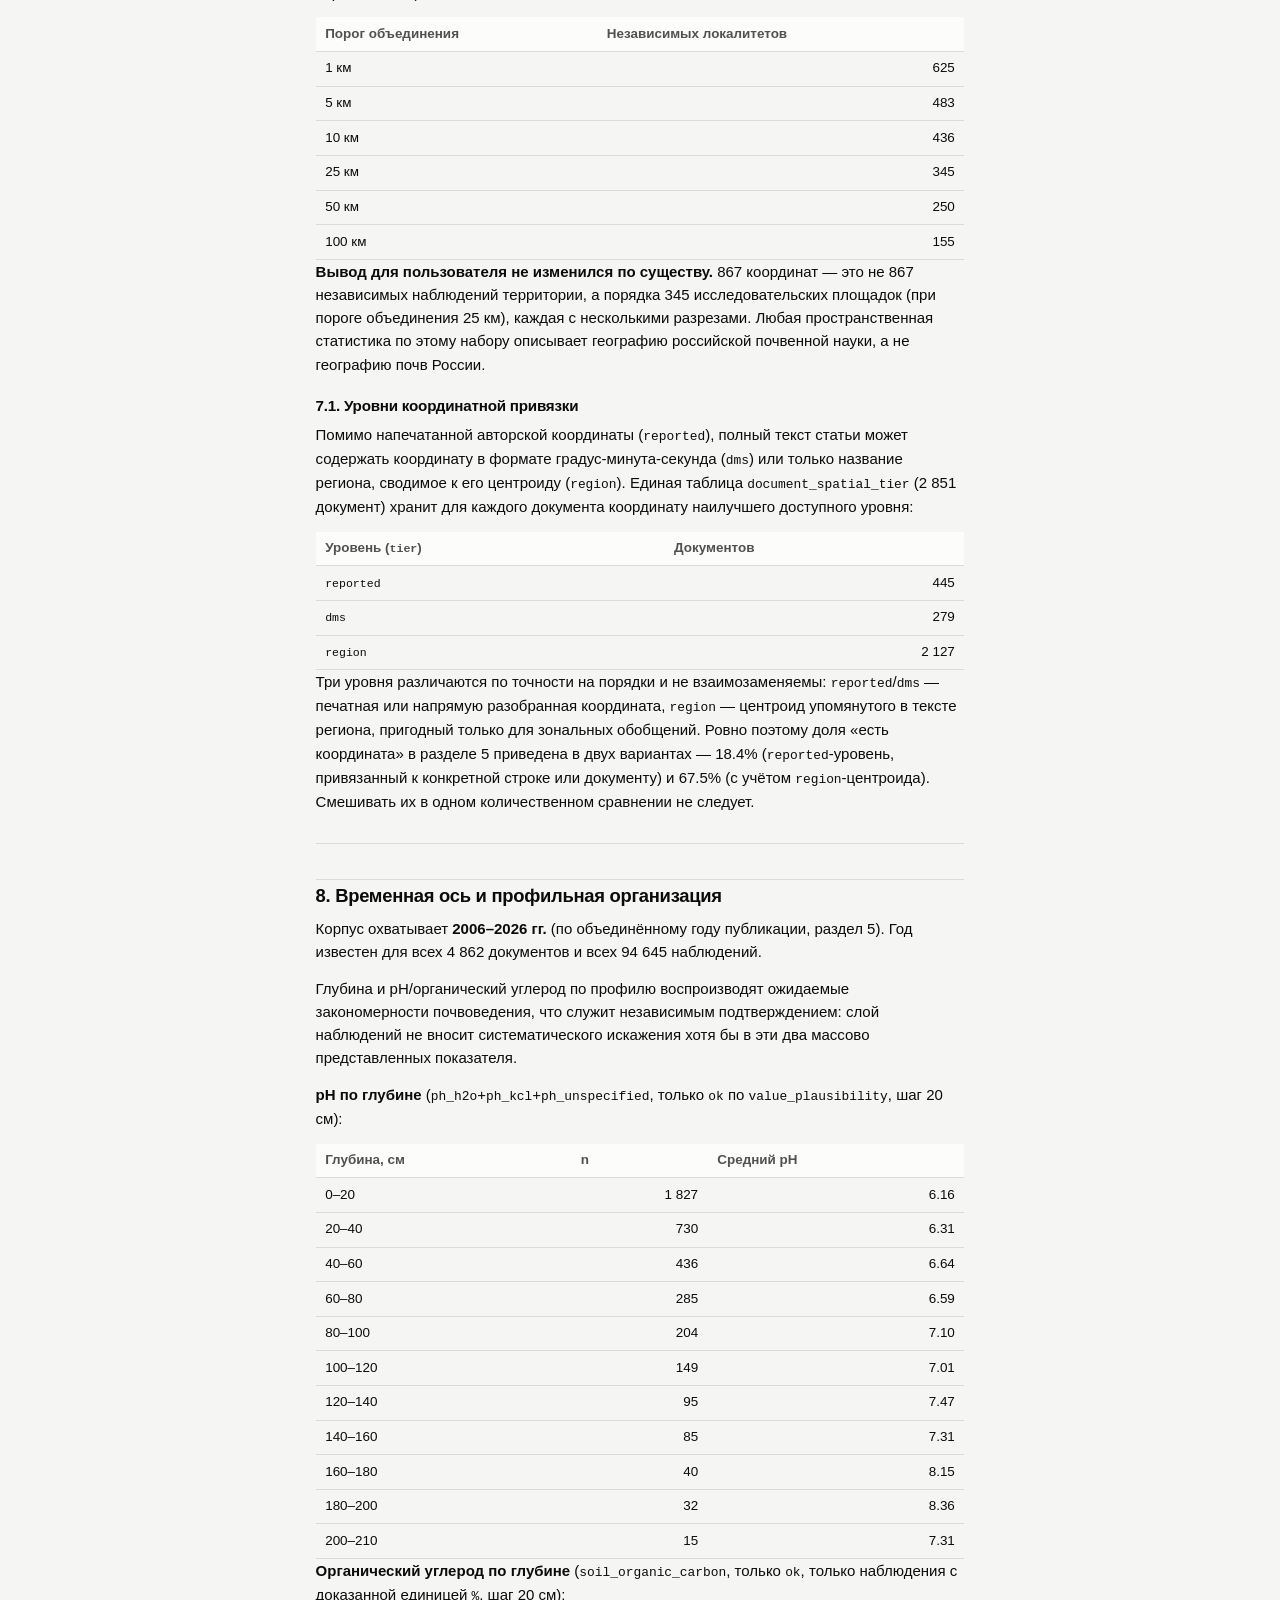
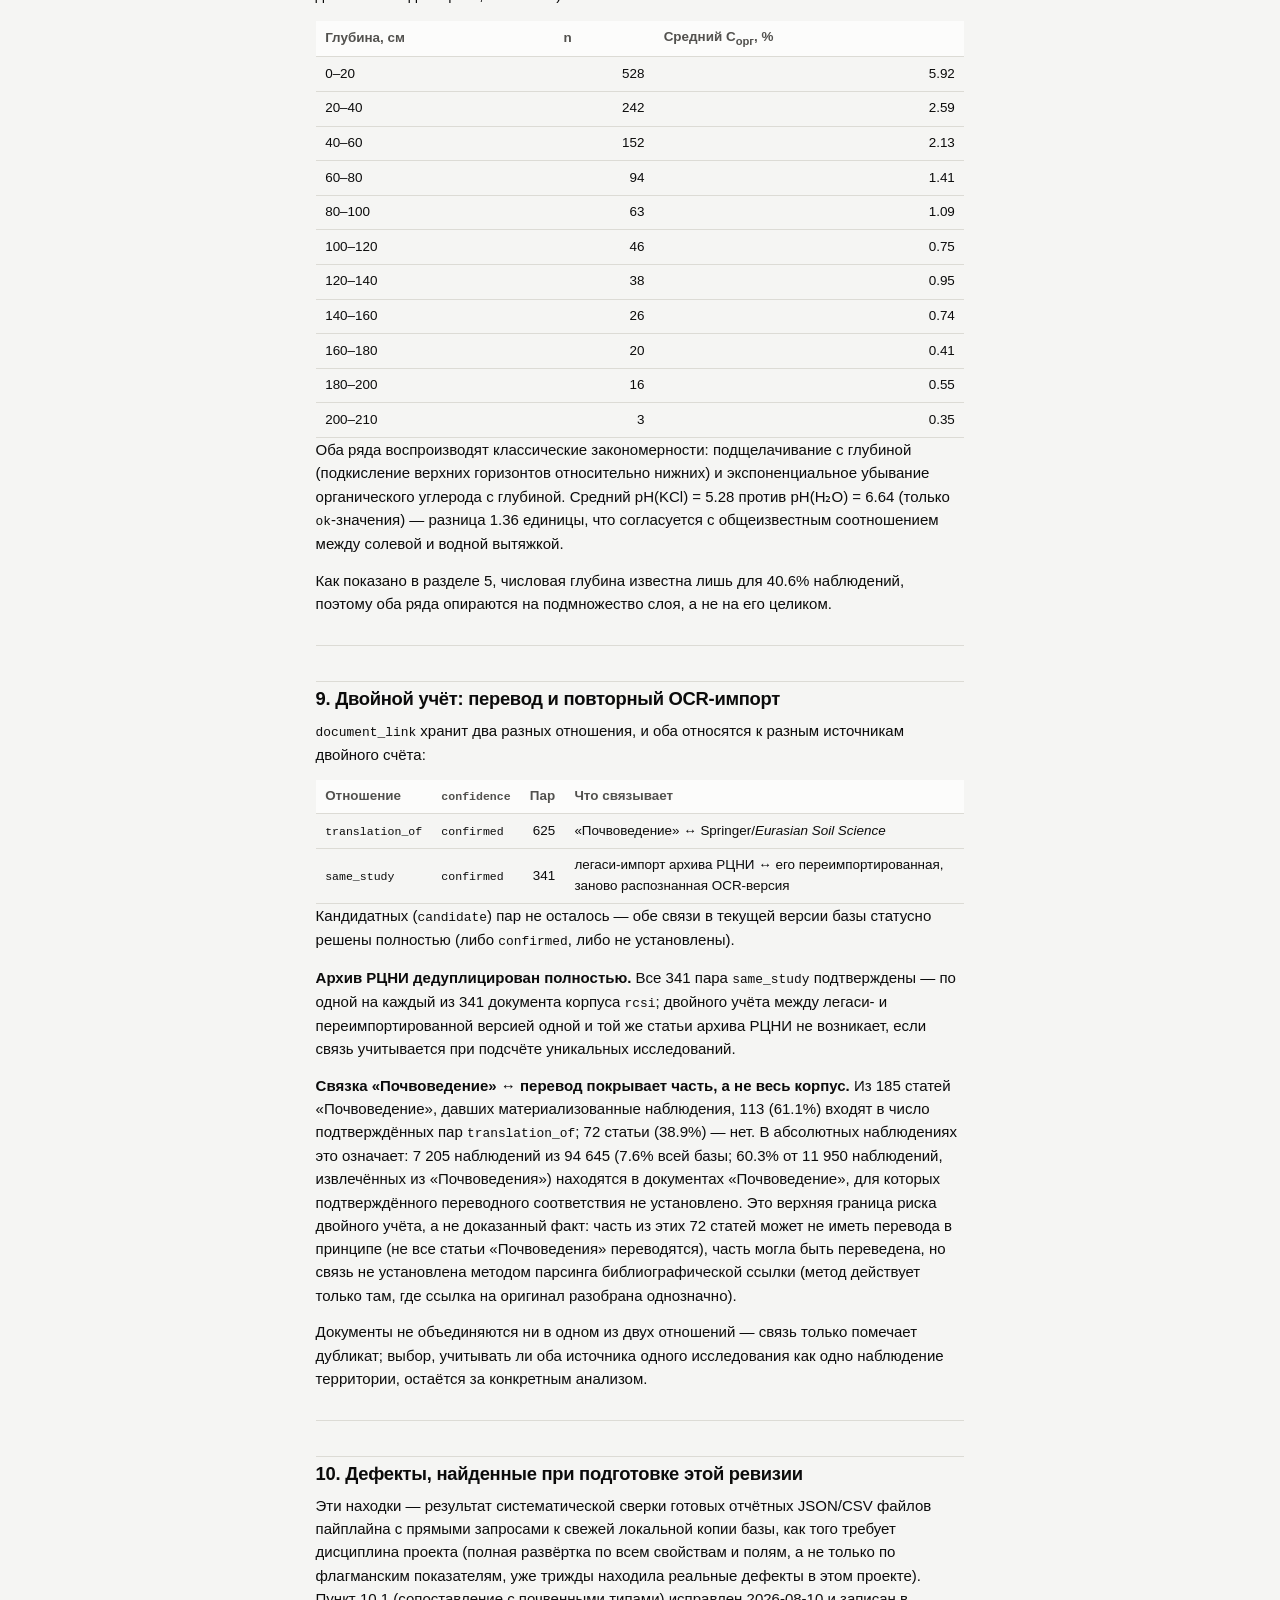
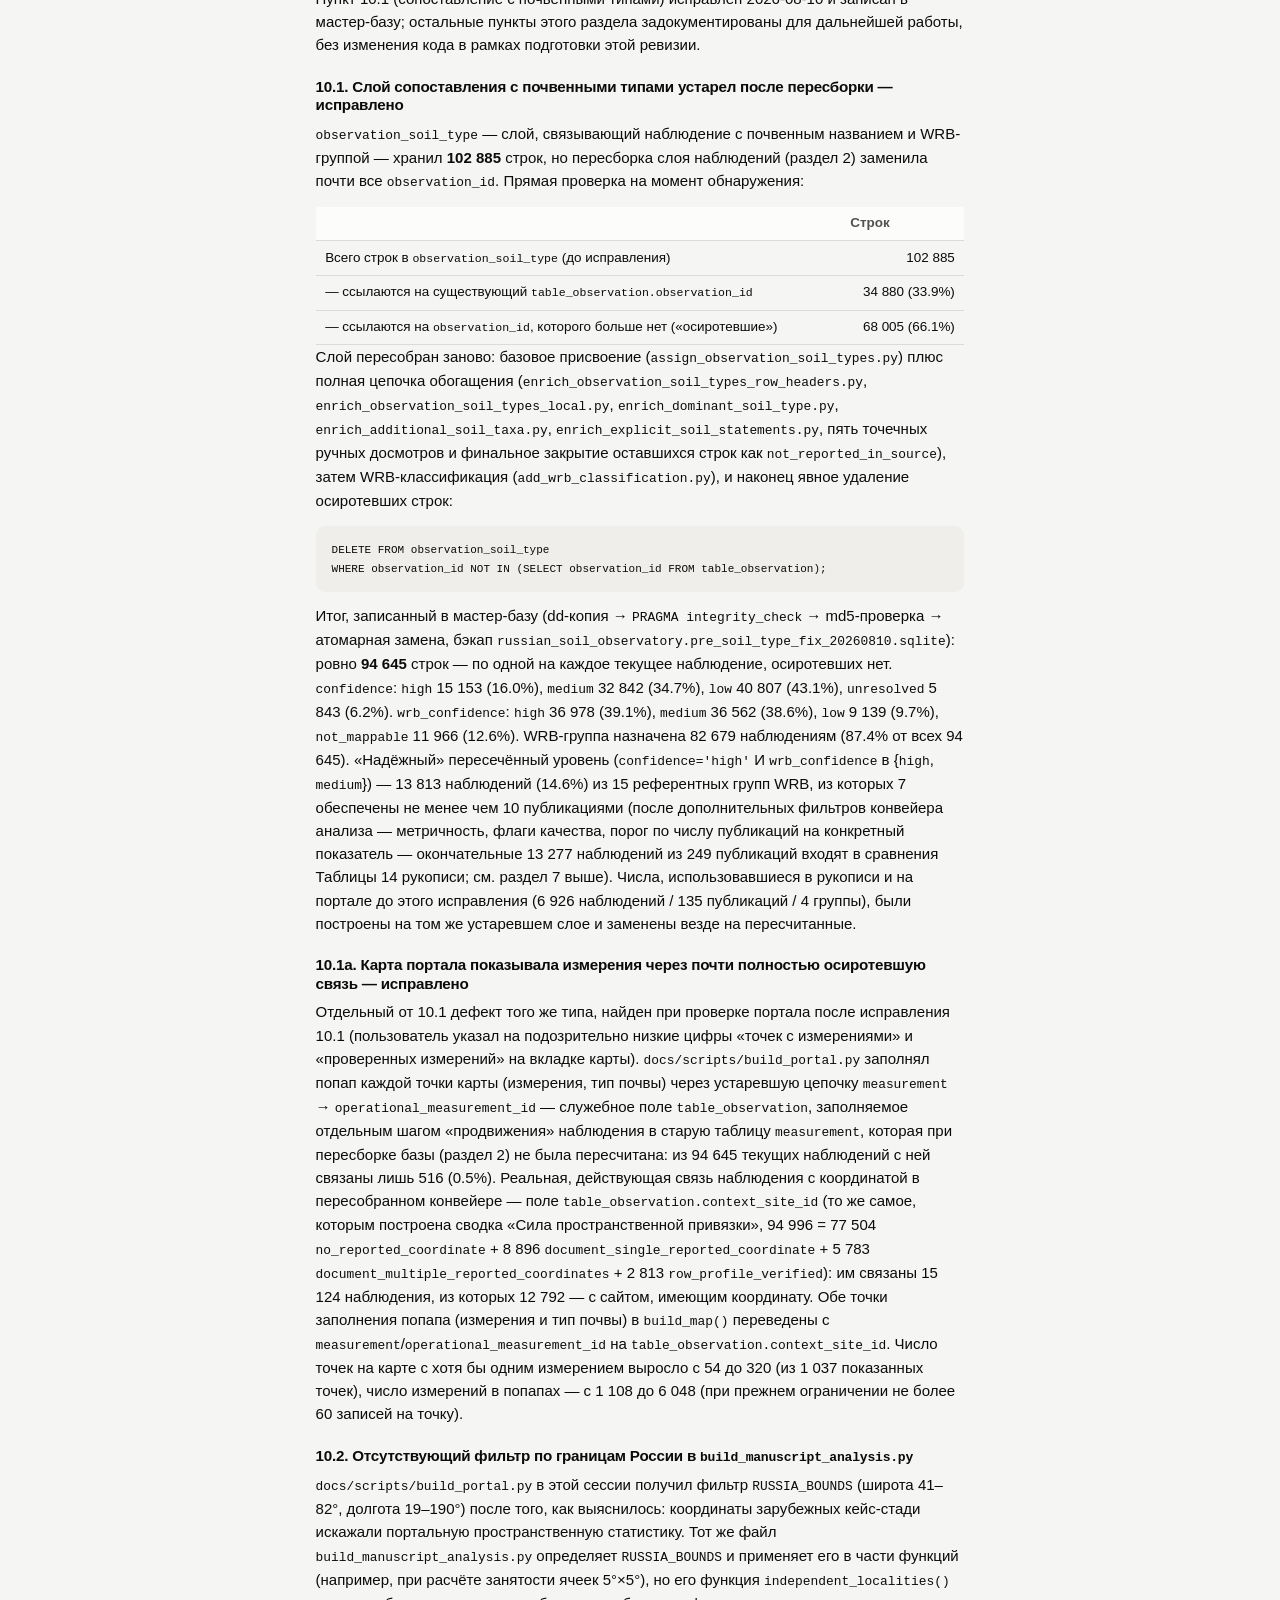
<file: docs/data_audit.html>
<!doctype html>
<html lang="ru">
<head>
<meta charset="utf-8">
<meta name="viewport" content="width=device-width, initial-scale=1">
<title>Научный анализ базы</title>
<link rel="stylesheet" href="assets/portal.css?v=20260811c">
<style>
  main { max-width: 82ch; }
  main h1 { font-size: 1.7rem; margin-top: .2em; }
  main h2 { margin-top: 1.9em; padding-top: .3em; border-top: 1px solid var(--border); }
  main h3 { margin-top: 1.4em; }
  main table.data td, main table.data th { white-space: normal; }
  main table.data td.num, main table.data th.num { white-space: nowrap; }
  main hr { border: 0; border-top: 1px solid var(--border); margin: 2em 0; }
  main pre.mono { background: var(--surface-2); padding: .85rem 1rem; border-radius: 9px;
                   overflow-x: auto; font-size: .8rem; line-height: 1.5; }
  main figure { margin: 1.9em 0; }
  main figure img { width: 100%; max-width: 100%; height: auto; border-radius: 8px;
                     border: 1px solid var(--border); }
  main figcaption { margin-top: .6rem; font-size: .84rem; color: var(--text-muted);
                     line-height: 1.5; }
  .fig-dark { display: none; }
  @media (prefers-color-scheme: dark) {
    .fig-light { display: none; } .fig-dark { display: block; }
  }
  :root[data-theme="light"] .fig-light { display: block; }
  :root[data-theme="light"] .fig-dark { display: none; }
  :root[data-theme="dark"] .fig-light { display: none; }
  :root[data-theme="dark"] .fig-dark { display: block; }
</style>
</head>
<body>
<header class="masthead"><div class="masthead-inner">
  <h1 class="brand">Russian Soil Observatory<small>научный анализ базы данных</small></h1>
  <span class="masthead-spacer"></span>
  <a class="pill" href="index.html">← к геопорталу</a>
</div></header>
<main>
<h1>Научный анализ базы Russian Soil Observatory</h1>
<p><strong>Версия слоя наблюдений: 11 августа 2026 г. · 86 976 наблюдений аналитического ядра (94 645 в исходном допущенном слое) из 4 862 публикаций</strong></p>
<div class="callout"><strong>Abstract.</strong> This report audits a database of soil measurements extracted from the full text of 4 862 Russian soil-science publications (966 original-language «Почвоведение» articles, 3 555 Springer/<em>Eurasian Soil Science</em> translations, and 341 additional RCSI-archive back-issues re-OCR&#x27;d and re-imported as a third, independently tracked corpus). The observation layer was rebuilt from scratch between 2026-08-06 and 2026-08-09 under a new admission-gated, three-agent verification pipeline (<code>agent1_recognizer</code> extracts a candidate cell, <code>agent2_verifier</code> checks header semantics/value range/unit, <code>agent3_adversarial</code> screens for column drift, statistical rows and false symbol matches), followed by a further repair pass on 2026-08-10 that fixed property/unit dimensional mismatches. Under this model a cell only becomes an observation after all three agents agree <strong>and</strong> a unit is proven — there is no more per-observation confidence tier and no <code>missing_unit</code> status: both are structurally impossible in the new schema. Of 366 485 candidate cells extracted from the OCR&#x27;d tables, 95 000 (25.9%) were admitted; 94 996 of those materialised into <code>table_observation</code> (the remaining four were dropped by a downstream identity collision). A further 351 observations were removed later as confirmed same-cell duplicates (see Section 8), leaving <strong>94 645</strong> current rows. Every admitted observation carries <code>normalization_status</code> of <code>exact</code> (94.5%) or <code>converted</code> (5.5%) — never <code>incompatible</code> or <code>missing_unit</code>. Of the 94,645 current rows, 7,669 (8.1%) carry the catch-all <code>unclassified_table_metric</code> property — a proven value and unit that cannot be mapped to a shared catalogue property without losing physical meaning. They remain in the database with full provenance but are excluded from the analytical core; every number in this report and the manuscript that is not explicitly labelled &quot;raw layer&quot; is drawn from the remaining <strong>86,976</strong> observations. A further 2,674 of the 7,669 excluded rows carry an explicit manual semantic mapping across 57 additional properties, published separately as a supplemental export (<code>docs/data/supplemental_observations.csv</code>); it is not part of the fixed 2,629-property catalogue and does not feed any number below. Two structural limits dominate any downstream use: coordinates with document-level precision are attached to only 18.4% of observations directly (67.5% if a low-precision regional centroid is accepted as &quot;having coordinates&quot;), and the 1 214 reported coordinate records reduce to 867 distinct positions inside Russia&#x27;s borders that are themselves strongly clustered (Clark–Evans R = 0.414, ≈345 independent localities at a 25 km merge threshold) — the point set is not a probability sample of Russian territory. A separate, pre-existing soil-type/WRB linkage layer (<code>observation_soil_type</code>), found orphaned against two-thirds of its rows after the rebuild (see Section 10), was regenerated on 2026-08-10 by rerunning its full assignment/enrichment/WRB-classification chain against the current <code>table_observation</code> IDs and deleting stale rows referencing IDs that no longer exist: it now holds exactly 94 645 rows, one per current observation, with no orphans. Of these, 15 153 (16.0%) carry <code>confidence = &#x27;high&#x27;</code>, and 13 813 (14.6%) additionally clear the WRB-mapping bar (<code>wrb_confidence IN (&#x27;high&#x27;, &#x27;medium&#x27;)</code>) used throughout this report and the manuscript as the reliable tier; after the further filters applied by the analysis pipeline (metric status, quality flags, per-property document-count thresholds), 13 277 observations from 249 publications across seven WRB reference groups feed the soil-type comparisons in the manuscript (Table 14). This and two script-level bugs found while preparing this revision (a missing Russia-bounds filter and an uncoalesced publication-year field, both in <code>docs/scripts/build_manuscript_analysis.py</code>) are documented in full in Section 10.</div>
<hr>
<h2>Резюме</h2>
<ul class="clean">
<li><strong>База данных полностью пересобрана с нуля, а не расширена.</strong> Прежний слой (106 839 наблюдений, накопленный за несколько разрозненных проходов) заменён единым допуск-ориентированным конвейером: кандидатная ячейка становится наблюдением только тогда, когда три независимых агента (распознающий, проверяющий, adversarial) согласны и единица измерения доказана. Текущий слой — <strong>94 645</strong> наблюдений; напрямую с предыдущим счётом он не сопоставим, поскольку правила допуска сменились полностью, а не расширились.</li>
<li><strong>Допущено 25.9% кандидатных ячеек.</strong> Из 366 485 кандидатных ячеек (<code>table_measurement_candidate</code>) приняты 95 000 (25.9%), отклонены 271 485 (74.1%); открытой очереди на пересмотр не осталось — статус каждой ячейки решён однозначно. 94 645 из 95 000 принятых кандидатов материализовались в <code>table_observation</code> (4 отсеяны на этапе материализации).</li>
<li><strong>Старая модель уверенности в единице измерения (<code>observation_unit_inference</code>, high/medium/low) упразднена.</strong> Таблица пуста. Единица теперь либо доказана до допуска наблюдения в базу, либо наблюдение не существует: <code>normalization_status</code> равен <code>exact</code> (94.5%) или <code>converted</code> (5.5%) для всех 94 645 записей без исключения; статусов <code>incompatible</code> и <code>missing_unit</code> в текущем слое нет вовсе.</li>
<li><strong>Каталог свойств вырос со 101 курированного показателя до 2 629 записей</strong> в <code>property_definition</code>, из которых используется в наблюдениях 2 065. Подавляющее большинство прироста — не новые канонические показатели, а свойства, специфичные для одной статьи или одной OCR-таблицы: значение, которое нельзя без потери точности свести к общей единице измерения, получает собственный <code>property_id</code> вместо того, чтобы быть отброшенным или насильно приведённым к чужой шкале.</li>
</ul>
<p>4a. <strong>Из 94 645 наблюдений 7 669 (8.1%) отнесены к служебному показателю <code>unclassified_table_metric</code> и исключены из аналитического ядра — исправлено 2026-08-11.</strong> Это значения с доказанной единицей, для которых не нашлось общего для базы каталожного аналога; объединять величины разной физической природы под одним ярлыком означало терять интерпретируемость средних. Эти строки остаются в базе с полным происхождением, но не входят ни в один количественный результат этого отчёта или рукописи: <strong>аналитическое ядро — 86 976 наблюдений</strong> (2 064 показателя с ≥1 наблюдением), это число используется везде далее, если явно не оговорено иное. Для 2 674 из 7 669 исключённых строк по 57 дополнительным показателям сохранена отдельная ручная семантическая разметка (<code>docs/data/supplemental_observations.csv</code>, <code>docs/data/supplemental_property_definitions.csv</code>) — она не входит в основной каталог и ни в один результат ниже.</p>
<ul class="clean">
<li><strong>Корпус теперь состоит из трёх источников, а не двух.</strong> К «Почвоведению» (966) и переводам Springer/<em>Eurasian Soil Science</em> (3 555) добавлен третий, отдельно отслеживаемый источник — 341 статья архива РЦНИ, заново распознанная OCR и связанная со своей легаси-версией через <code>document_link(relation=&#x27;same_study&#x27;)</code>, а не слитая с ней в одну запись.</li>
<li><strong>Пространственная статистика портала содержала реальную ошибку, найденную и исправленную в этой сессии.</strong> Координаты зарубежных кейс-стади (Чили, Шпицберген, Вьетнам, Иран, Китай, Аргентина и другие) искажали портальную пространственную статистику; <code>docs/scripts/build_portal.py</code> теперь фильтрует по <code>RUSSIA_BOUNDS</code> (lat 41–82°, lon 19–190°). Тот же класс ошибки обнаружен ещё раз при подготовке этого отчёта — уже в другом скрипте (<code>build_manuscript_analysis.py</code>), где он не был исправлен; см. раздел 10.</li>
<li><strong>Слой сопоставления с почвенными типами WRB устарел после пересборки — исправлено 2026-08-10.</strong> <code>observation_soil_type</code> хранил 102 885 строк, из которых 68 005 (66.1%) ссылались на <code>observation_id</code>, уже не существующие после пересборки; живую привязку сохраняли лишь 34 880 строк (36.7%). Слой пересобран полным повторным запуском цепочки из девяти скриптов присвоения/обогащения/WRB-классификации против текущих <code>observation_id</code>, с явным удалением осиротевших строк (<code>DELETE ... WHERE observation_id NOT IN (SELECT observation_id FROM table_observation)</code>). Итог: 94 645 строк — ровно по одной на каждое текущее наблюдение, осиротевших нет; <code>confidence</code>: high 15 153 (16.0%), medium 32 855 (34.6%), low 41 135 (43.3%), unresolved 5 843 (6.2%); эталонный уровень (<code>confidence=&#x27;high&#x27; AND wrb_confidence IN (&#x27;high&#x27;, &#x27;medium&#x27;)</code>) — 13 813 наблюдений (14.6%), из которых после дополнительных фильтров конвейера анализа (метричность, флаги качества, порог по числу публикаций на группу) 13 277 из 249 публикаций и 7 референтных групп WRB входят в сравнения Таблицы 14 рукописи.</li>
<li><strong>Ни одно значение не удалено «по подозрению».</strong> Отклонённый кандидат остаётся в <code>table_measurement_candidate</code> со статусом <code>rejected</code> и полным провенансом; ни одна запись не исчезает без следа.</li>
</ul>
<hr>
<h2>1. Состав корпуса</h2>
<div class="table-scroll"><table class="data"><thead><tr><th class="">Слой</th><th class="num">Объём</th></tr></thead><tbody><tr><td class="">Полнотекстовые публикации</td><td class="num">4 862</td></tr><tr><td class="">— «Почвоведение» (русский оригинал)</td><td class="num">966</td></tr><tr><td class="">— Springer / <em>Eurasian Soil Science</em> (перевод)</td><td class="num">3 555</td></tr><tr><td class="">— Архив РЦНИ (заново распознанный OCR-импорт)</td><td class="num">341</td></tr><tr><td class="">Исходных артефактов (страницы, таблицы, тексты, кропы)</td><td class="num">41 638</td></tr><tr><td class="">OCR‑таблиц (уникальных артефактов с распознанными ячейками)</td><td class="num">14 735</td></tr><tr><td class="">Распознанных ячеек таблиц (<code>table_cell</code>)</td><td class="num">1 236 926</td></tr><tr><td class="">Кандидатных числовых ячеек (<code>table_measurement_candidate</code>)</td><td class="num">366 485</td></tr><tr><td class="">Публикаций, давших материализованные табличные наблюдения</td><td class="num">1 873</td></tr><tr><td class="">— из них «Почвоведение»</td><td class="num">185</td></tr><tr><td class="">— из них Springer</td><td class="num">1 616</td></tr><tr><td class="">— из них архив РЦНИ</td><td class="num">72</td></tr><tr><td class="">Табличных наблюдений (<code>table_observation</code>)</td><td class="num">94 645</td></tr><tr><td class="">Записей в каталоге свойств (<code>property_definition</code>)</td><td class="num">2 629</td></tr><tr><td class="">Свойств, реально использованных в наблюдениях</td><td class="num">2 065</td></tr></tbody></table></div>
<p><strong>Три источника, не два.</strong> Прежняя версия базы объединяла только русскоязычные статьи «Почвоведение» и их переводы Springer. В этой ревизии добавлен третий, структурно отдельный источник: 341 статья архива РЦНИ, распознанная заново (OCR) и импортированная как самостоятельный корпус <code>rcsi</code> — не слитая с существовавшим ранее легаси-импортом того же архива, а связанная с ним явной ссылкой <code>document_link(relation=&#x27;same_study&#x27;, confidence=&#x27;confirmed&#x27;)</code>. Все 341 пара такой связи подтверждены; двойного учёта между легаси- и переимпортированной версией одной и той же статьи не возникает, пока связь используется в дедупликации (см. раздел 9).</p>
<p><strong>Оба русскоязычных корпуса — тот же журнал, что и Springer-перевод.</strong> Как и прежде, все DOI переводного корпуса имеют префикс <code>10.1134</code> (Pleiades Publishing) — <em>Eurasian Soil Science</em> остаётся англоязычной версией «Почвоведения».</p>
<p><strong>Корпус, реально дающий числовые данные, — меньшинство от общего объёма загруженных публикаций.</strong> Из 4 862 документов материализованные табличные наблюдения дали лишь 1 873 (38.5%): 185 из 966 «Почвоведение» (19.2%), 1 616 из 3 555 Springer (45.5%), 72 из 341 РЦНИ (21.1%). Отсутствие наблюдений у документа не означает отсутствие пригодных данных в статье — конвейер намеренно консервативен (раздел 2) и оставляет за собой открытые кандидаты в очереди ручного разбора, а не поглощает их автоматически.</p>
<hr>
<h2>2. Допуск-ориентированная пересборка</h2>
<h3>2.1. Что заменилось</h3>
<p>Прежняя модель качества базировалась на таблице <code>observation_unit_inference</code>: каждое наблюдение уже существовало в базе, а единица измерения оценивалась задним числом по шкале уверенности high/medium/low, причём формальный статус единицы (<code>normalization_status</code>) был доказан лишь у части слоя, а остальное числилось как <code>missing_unit</code>.</p>
<p>Эта модель полностью заменена. Новый конвейер — три независимых агента:</p>
<ul class="clean">
<li><code>agent1_recognizer</code> — извлекает числовую ячейку, заголовок, строку, горизонт и глубину.</li>
<li><code>agent2_verifier</code> — проверяет семантику заголовка, физический диапазон значения и единицу измерения.</li>
<li><code>agent3_adversarial</code> — ищет смещение колонок, статистические строки (<code>Mean</code>, <code>Std. dev.</code>, доверительные интервалы), нечисловые поля и ложные совпадения по символу.</li>
</ul>
<p>Кандидатная ячейка попадает в <code>table_observation</code> только тогда, когда все три согласны и единица доказана. Из этого следует, что таблица <code>observation_unit_inference</code> — реликт прежней модели — теперь пуста, а <code>normalization_status</code> в новом слое принимает только значения <code>exact</code> и <code>converted</code>; значений <code>missing_unit</code> и <code>incompatible</code> в текущем слое нет — это не результат чистки, а структурная невозможность: наблюдение с недоказанной единицей просто не проходит допуск и остаётся кандидатом.</p>
<h3>2.2. Воронка допуска</h3>
<div class="table-scroll"><table class="data"><thead><tr><th class="">Этап</th><th class="num">Ячеек</th><th class="num">Доля от кандидатов</th></tr></thead><tbody><tr><td class="">Кандидатных ячеек всего (<code>table_measurement_candidate</code>)</td><td class="num">366 485</td><td class="num">100.0%</td></tr><tr><td class="">— отклонено (<code>status=&#x27;rejected&#x27;</code>)</td><td class="num">271 485</td><td class="num">74.1%</td></tr><tr><td class="">— принято (<code>status=&#x27;accepted&#x27;</code>)</td><td class="num">95 000</td><td class="num">25.9%</td></tr><tr><td class="">Материализовано в <code>table_observation</code></td><td class="num">94 996</td><td class="num">25.9%</td></tr></tbody></table></div>
<p>Открытых («на рассмотрении», <code>unreviewed</code>) кандидатов в базе не осталось — статус решён однозначно для каждой из 366 485 строк. Разница между принятыми (95 000) и материализованными (94 996) кандидатами — 4 ячейки, отсеянные на этапе материализации по коллизии идентичности; величина пренебрежимо мала (0.004% принятых) и не меняет общую картину.</p>
<p><code>normalization_status</code> материализованного слоя:</p>
<div class="table-scroll"><table class="data"><thead><tr><th class="">Статус</th><th class="num">Наблюдений</th><th class="num">Доля</th></tr></thead><tbody><tr><td class=""><code>exact</code></td><td class="num">89 732</td><td class="num">94.5%</td></tr><tr><td class=""><code>converted</code></td><td class="num">5 264</td><td class="num">5.5%</td></tr><tr><td class=""><code>incompatible</code></td><td class="num">0</td><td class="num">0.0%</td></tr><tr><td class=""><code>missing_unit</code></td><td class="num">0</td><td class="num">0.0%</td></tr></tbody></table></div>
<h3>2.3. Дополнительный ремонт размерностей, 10 августа 2026</h3>
<p>После первичной пересборки отдельный проход (описан в <a href="database_repair_summary_2026-08-10.md"><code>database_repair_summary_2026-08-10.md</code></a>) устранил уже допущенные, но неправильно сопоставленные пары «свойство–единица»: единицу из соседней колонки, приписанную не тому показателю; заголовок таблицы, распознанный со сдвигом колонок; строки корреляционных матриц и служебных индексов, по ошибке принятые за почвенные наблюдения. Итоговая проверка после ремонта: <code>table_observation</code> — 94 996 наблюдений, открытая очередь ручной проверки — 0, наблюдений без единицы — 0, несовместимых пар «свойство–единица» — 0, <code>PRAGMA integrity_check</code> — <code>ok</code>, нарушений внешних ключей — 0. Эта же проверка независимо повторена при подготовке настоящего отчёта на локальной копии базы (раздел «Воспроизведение») и дала тот же результат.</p>
<hr>
<h2>3. Качество допущенных наблюдений</h2>
<p>Раздел описывает не «насколько можно доверять единице» (эта модель упразднена — см. раздел 2), а насколько надёжно распознан сам заголовок свойства и правдоподобно ли допущенное значение. Флаги хранятся в отдельном слое <code>observation_quality_flag</code>, который пересчитан заново для этой ревизии (<code>python3 observatory_v1/flag_observation_quality.py</code>, идемпотентен) и ничего не удаляет.</p>
<h3>3.1. Надёжность распознавания заголовка</h3>
<div class="table-scroll"><table class="data"><thead><tr><th class="">Признак</th><th class="num">Наблюдений</th><th class="num">Доля</th></tr></thead><tbody><tr><td class=""><code>phrase</code> — свойство названо словом или формулой</td><td class="num">86 243</td><td class="num">90.8%</td></tr><tr><td class=""><code>symbol_clean</code> — символ элемента стоит в заголовке один</td><td class="num">7 549</td><td class="num">7.9%</td></tr><tr><td class=""><code>symbol_embedded</code> — символ распознан внутри более длинного текста</td><td class="num">1 204</td><td class="num">1.3%</td></tr></tbody></table></div>
<p><code>symbol_embedded</code> — самая рискованная категория (ровно та, что в прошлой версии базы дала «бор» вместо горизонта B и обозначения образца); её рекомендуется исключать из анализа по умолчанию.</p>
<h3>3.2. Физическая правдоподобность</h3>
<div class="table-scroll"><table class="data"><thead><tr><th class="">Признак</th><th class="num">Наблюдений</th><th class="num">Доля</th></tr></thead><tbody><tr><td class=""><code>ok</code></td><td class="num">92 518</td><td class="num">97.4%</td></tr><tr><td class=""><code>out_of_physical_range</code></td><td class="num">2 358</td><td class="num">2.5%</td></tr><tr><td class=""><code>negative_content</code></td><td class="num">120</td><td class="num">0.1%</td></tr></tbody></table></div>
<p>Наиболее затронутые свойства (абсолютные числа <code>out_of_physical_range</code> / <code>negative_content</code>): <code>ph_unspecified</code> (1 021 из 3 976 — 25.7%, самая проблемная крупная категория), <code>bulk_density</code> (210), <code>magnesium</code> (187), <code>potassium_oxide_k2o</code> (126), <code>ph_h2o</code> (114), <code>soil_organic_carbon</code> (88), <code>organic_matter</code> (75 + 5 отрицательных), <code>chromium</code> (62 отрицательных), <code>phosphorus_pentoxide</code> (50), <code>calcium</code> (49), <code>silt</code> (44), <code>iron_oxide_fe2o3</code> (44), <code>clay</code> (42), <code>manganese</code> (35), <code>sodium_ion</code> (25). <code>ph_unspecified</code> — заголовки вида просто «pH» без указания вытяжки — систематически хуже прочих крупных свойств: у него единственного доля <code>out_of_physical_range</code> (25.7%) на порядок выше базового уровня (2.5%).</p>
<p><strong>Наблюдений без единого флага качества</strong> (<code>phrase</code>/<code>symbol_clean</code> и <code>ok</code> одновременно): 90 709 из 94 645 (<strong>95.8%</strong>).</p>
<p>Топ‑10 показателей по числу наблюдений с долей физически правдоподобных значений:</p>
<div class="table-scroll"><table class="data"><thead><tr><th class="">Свойство</th><th class="num">Наблюдений</th><th class="num"><code>ok</code>, %</th></tr></thead><tbody><tr><td class="">органический углерод почвы</td><td class="num">4 200</td><td class="num">97.9%</td></tr><tr><td class="">органическое вещество (гумус)</td><td class="num">4 124</td><td class="num">98.1%</td></tr><tr><td class="">pH (экстрагент не указан автором)</td><td class="num">3 976</td><td class="num">74.3%</td></tr><tr><td class="">pH водной вытяжки</td><td class="num">3 685</td><td class="num">96.9%</td></tr><tr><td class="">ион магния Mg²⁺ (метод не указан)</td><td class="num">2 626</td><td class="num">99.5%</td></tr><tr><td class="">оксид железа (Fe₂O₃)</td><td class="num">2 339</td><td class="num">98.1%</td></tr><tr><td class="">ион кальция Ca²⁺ (метод не указан)</td><td class="num">2 306</td><td class="num">99.3%</td></tr><tr><td class="">пятиокись фосфора (P₂O₅)</td><td class="num">2 012</td><td class="num">97.5%</td></tr><tr><td class="">физическая глина</td><td class="num">1 911</td><td class="num">97.8%</td></tr><tr><td class="">ион натрия Na⁺ (метод не указан)</td><td class="num">1 659</td><td class="num">98.5%</td></tr></tbody></table></div>
<p>(Сверх этой десятки в общем счёте <code>table_observation</code> есть ещё 8 786 записей со служебным свойством <code>unclassified_table_metric</code> — числовая ячейка, которую конвейер распознал и допустил, но не смог сопоставить ни одному известному показателю; такие записи не входят в приведённую таблицу и не должны использоваться как полноценное измерение конкретного свойства.)</p>
<h3>3.3. Контроль сумм гранулометрических фракций</h3>
<p>Независимый признак качества <code>particle_fraction_quality</code> суммирует распознанные фракции гранулометрического состава по строке таблицы и сравнивает сумму со 100%:</p>
<div class="table-scroll"><table class="data"><thead><tr><th class="">Статус</th><th class="num">Строк</th></tr></thead><tbody><tr><td class=""><code>within_100</code> — сумма 100% ± 1</td><td class="num">937</td></tr><tr><td class=""><code>near_100</code> — сумма 100% ± 5</td><td class="num">128</td></tr><tr><td class=""><code>deviates_from_100</code> — сумма вне ±5</td><td class="num">2 711</td></tr><tr><td class=""><code>not_comparable</code> — распознана одна фракция или менее</td><td class="num">207</td></tr></tbody></table></div>
<p>Большинство строк с отклонением — не ошибка извлечения, а таблицы, печатающие не все гранулометрические фракции (например, только «физическая глина» и «физический песок», не обязанные в сумме давать 100% из-за пропущенных промежуточных классов). Признак пригоден как дополнительный фильтр качества для построчного гранулометрического анализа.</p>
<h3>3.4. Контекст землепользования и антропогенного воздействия</h3>
<p>Слой <code>document_context_feature</code> извлекает из полного текста статьи (на уровне документа, не построчно) упоминания землепользования и антропогенного воздействия на изучаемый участок; этот слой пересборкой не затронут:</p>
<div class="table-scroll"><table class="data"><thead><tr><th class="">Тип признака</th><th class="num">Записей</th><th class="">Частые значения</th></tr></thead><tbody><tr><td class=""><code>land_use</code></td><td class="num">27 290</td><td class="">лес (8 376), пашня (4 415), степь (3 993), городская/урбанизированная (3 119), луг (3 083)</td></tr><tr><td class=""><code>impact</code></td><td class="num">23 190</td><td class="">контроль/фон (5 925), горнодобывающее воздействие (3 249), загрязнение (2 870), удобрение (2 325), тяжёлые металлы (2 096)</td></tr></tbody></table></div>
<p>Признак характеризует статью в целом, а не конкретную строку таблицы, и пригоден для описания состава корпуса, но не для строгого построчного стратифицированного сравнения без дополнительной построчной привязки.</p>
<hr>
<h2>4. Каталог свойств: канонические и специфичные для источника</h2>
<p><code>property_definition</code> вырос со 101 курированного показателя (версия до пересборки) до <strong>2 629</strong> записей, из которых в текущих наблюдениях используются <strong>2 065</strong>. Рост почти целиком — не новые канонические показатели, а свойства, созданные под конкретную статью или таблицу, когда значение нельзя без потери точности привести к общей единице измерения (например, источник-специфичная доля фракции с нетиповой границей размера, или измерение с уникальной единицей, встречающейся в одной таблице). Грубый индикатор такого происхождения — идентификатор свойства, содержащий длинный числовой фрагмент (идентификатор статьи или таблицы), например <code>al_ti_ratio_rcsi259355</code> или <code>2011jul_test_9315010020</code>; по этому признаку <strong>≈1 987 из 2 629 записей каталога (75.6%)</strong> — источник-специфичные, а оставшиеся <strong>≈643 (24.4%)</strong> — свойства общего назначения. Это оценка по эвристике, а не хранимый признак: в схеме нет явного булева поля «канонический/источник-специфичный».</p>
<p>Категории с наибольшим числом источник-специфичных свойств иллюстрируют масштаб: категория <code>soil_measurement</code> содержит 550 разных <code>property_id</code>, вместе давших лишь 7 718 наблюдений (в среднем 14 на свойство); <code>manual_article</code> — 365 <code>property_id</code> на 2 203 наблюдения; для сравнения, категория <code>acid_base</code> (pH и родственные показатели) — всего 5 <code>property_id</code>, но 8 518 наблюдений. Другими словами: небольшое число широко распространённых канонических свойств несёт основную массу данных, а длинный хвост источник-специфичных записей существует ради сохранения точности единичных таблиц, а не ради статистической массы.</p>
<p><strong>Корпус наблюдений сильно концентрирован по публикациям.</strong> 1 873 публикации дали хотя бы одно наблюдение; медианная публикация вносит 18 значений при среднем 50.7 — разрыв означает, что распределение имеет тяжёлый хвост. Пять крупнейших публикаций (максимум — 3 276 наблюдений в одной статье) дают в сумме 7 053 наблюдения — 7.4% всего слоя. 620 публикаций (33.1% от 1 873, давших хоть одно наблюдение) вносят менее 10 записей каждая. Любая невзвешенная статистика по всей базе определяется несколькими крупными таблицами, а не корпусом в целом.</p>
<hr>
<h2>5. Пропуски по ключевым полям</h2>
<p>Ниже — доли по всем 94 645 наблюдениям, посчитанные заново по локальной копии базы.</p>
<div class="table-scroll"><table class="data"><thead><tr><th class="">Поле</th><th class="num">Присутствует</th><th class="num">Доля</th><th class="num">Пропущено</th><th class="num">Доля</th></tr></thead><tbody><tr><td class=""><code>value_num_raw</code> / <code>value_text_raw</code></td><td class="num">94 645</td><td class="num">100.0%</td><td class="num">0</td><td class="num">0.0%</td></tr><tr><td class=""><code>unit_normalized</code> (проверенная единица)</td><td class="num">94 645</td><td class="num">100.0%</td><td class="num">0</td><td class="num">0.0%</td></tr><tr><td class="">Позиция ячейки (<code>row_index</code>/<code>column_index</code>, NOT NULL)</td><td class="num">94 645</td><td class="num">100.0%</td><td class="num">0</td><td class="num">0.0%</td></tr><tr><td class="">Год публикации (см. ниже)</td><td class="num">94 645</td><td class="num">100.0%</td><td class="num">0</td><td class="num">0.0%</td></tr><tr><td class="">Числовая глубина (<code>depth_top_cm</code>)</td><td class="num">38 568</td><td class="num">40.6%</td><td class="num">56 428</td><td class="num">59.4%</td></tr><tr><td class="">Координата ряда/документа напрямую (<code>spatial_linkage != &#x27;no_reported_coordinate&#x27;</code>)</td><td class="num">17 492</td><td class="num">18.4%</td><td class="num">77 504</td><td class="num">81.6%</td></tr><tr><td class="">Метка горизонта (<code>horizon_label_raw</code>)</td><td class="num">10 646</td><td class="num">11.2%</td><td class="num">84 350</td><td class="num">88.8%</td></tr></tbody></table></div>
<p><strong>Позиция ячейки — структурно обязательное поле, а не пропуск, который может случиться.</strong> <code>row_index</code> объявлен <code>NOT NULL</code> в схеме <code>table_observation</code>, и прямая проверка подтверждает: ни одна из 94 645 записей не имеет <code>NULL</code> или отрицательного <code>row_index</code>. Прежнее ограничение «847 легаси-наблюдений без привязки к ячейке» в текущей схеме структурно невозможно — старый неструктурированный путь материализации, допускавший наблюдение без позиции в таблице, в новом конвейере отсутствует.</p>
<p><strong>Год публикации — 0% пропуска, но только при правильном объединении двух полей.</strong> <code>document.publication_year</code> заполнен напрямую только для «Почвоведения» и архива РЦНИ (966 + 341 = 1 307 документов, где год печатается в самом источнике); для 3 555 переводных статей Springer прямое поле остаётся <code>NULL</code> по конструкции, а восстановленное по идентификатору Pleiades DOI значение хранится отдельно, в таблице <code>document_publication_year</code> (4 521 запись = 966 + 3 555, то есть покрывает и «Почвоведение», и Springer, но не РЦНИ). Объединение <code>COALESCE(document. publication_year, document_publication_year.publication_year)</code> покрывает все 4 862 документа и все 94 645 наблюдений без исключения. Один из скриптов пайплайна не делает этого объединения и поэтому ошибочно показывает 3 916 наблюдений (4.5%) как лишённые года — это дефект отчётного скрипта, а не пробел в данных; подробности в разделе 10.</p>
<p><strong>Координата напрямую против координаты с учётом регионального центроида.</strong> Показатель 18.4% выше — это доля наблюдений, у которых координата привязана на уровне строки или документа (<code>spatial_linkage</code>). Если дополнительно засчитать документы, для которых координата определена только приближённо — по центроиду упомянутого в тексте региона, без печатных координат (слой <code>document_spatial_tier</code>, уровень <code>tier=&#x27;region&#x27;</code>), доля вырастает до 67.5% (64 099 наблюдений), но с точностью на два-три порядка хуже: региональный центроид годится для зонального обобщения, а не для картирования конкретной точки (см. раздел 7).</p>
<p><strong>Метка горизонта распознана лишь для 11.2% наблюдений напрямую в <code>table_observation</code>.</strong> Отдельный слой доказательств <code>observation_horizon_evidence</code>, который в прошлой версии базы содержал 19 911 распознанных строк с обоснованием привязки метки горизонта к диапазону глубины, после пересборки <strong>пуст (0 строк)</strong> — его не перезапускали против новых <code>observation_id</code>. Само поле <code>horizon_label_raw</code> в <code>table_observation</code> заполнено (10 646 наблюдений), но проверочный слой, которым в прошлой версии подтверждалась корректность этой метки, для текущего слоя наблюдений не пересчитан; см. раздел 10.</p>
<hr>
<h2>6. Проверка на дубли</h2>
<p>Три разных явления называются «дублем» и должны разбираться раздельно: одна и та же ячейка, учтённая дважды (дефект извлечения); одинаковое значение в пределах одной статьи (обычно законная повторность делянок); одна и та же статья, учтённая как два документа (реальный двойной счёт, разбирается в разделе 9).</p>
<div class="table-scroll"><table class="data"><thead><tr><th class="">Уровень</th><th class="num">Групп</th><th class="num">Наблюдений</th><th class="">Трактовка</th></tr></thead><tbody><tr><td class="">Одна и та же ячейка таблицы, один и тот же показатель (<code>artifact_id</code>+<code>row_index</code>+<code>column_index</code>+<code>row_label_raw</code>+<code>property_id</code>) отражена более чем одним наблюдением</td><td class="num">351 (удалены) + 44 (сохранены)</td><td class="num">167 сохранённых</td><td class="">351 группа — истинный дефект извлечения, устранён; 44 группы в двух документах с неоднозначным <code>row_label_raw</code> намеренно не тронуты</td></tr><tr><td class="">Одинаковое значение показателя в пределах одной публикации (тот же документ, свойство, число, глубина, метка строки)</td><td class="num">1 675</td><td class="num">9 258</td><td class="">законная повторность (делянки, контроль); не удаляется</td></tr></tbody></table></div>
<p>Первоначальный ключ идентичности ячейки (<code>artifact_id</code>+<code>row_index</code>+ <code>column_index</code>, без показателя) находил 2 797 «дублирующихся» групп — почти все ложные: одна ячейка «привязка воды» в таблице закономерно порождает несколько связанных показателей (плотность сложения, массовую и объёмную влажность из одной строки-колонки), а извлечение вручную из текста статьи или архива РЦНИ вообще не проставляет настоящий <code>column_index</code> для каждого показателя — несколько разных показателей одной пробы законно делят один служебный индекс колонки. Добавление в ключ <code>row_label_raw</code> и <code>property_id</code> развело эти случаи корректно: из 2 797 групп подтвердилось лишь 351 — настоящее совпадение значения, позиции и показателя; эти строки удалены из <code>table_observation</code>. Остаточные 44 группы (два документа: <code>rcsi:rcsi273573</code>, <code>springer:10.1134_S1064229323603402</code>) оставлены как есть — там <code>row_label_raw</code> не различает строки однозначно (одна метка покрывает несколько лет отбора или повторностей), и автоматическое удаление было бы недобросовестной догадкой.</p>
<p>Повторы значений внутри одной публикации (вторая строка таблицы) не удаляются: повторность делянок и контрольные варианты дают одинаковые числа законно.</p>
<hr>
<h2>7. Пространственная структура</h2>
<p>Раздел построен на локально, заново вычисленной выборке координат, отфильтрованной по границам России (<code>RUSSIA_BOUNDS</code>: широта 41–82°, долгота 19–190° — тот же фильтр, что теперь применяется в <code>build_portal.py</code>; см. раздел 10 о том, почему этот фильтр обязателен).</p>
<div class="table-scroll"><table class="data"><thead><tr><th class="">Показатель</th><th class="num">Значение</th></tr></thead><tbody><tr><td class="">Координатных записей (в границах России)</td><td class="num">1 214</td></tr><tr><td class="">Уникальных положений</td><td class="num">867</td></tr><tr><td class="">Медианное расстояние до ближайшего соседа</td><td class="num">2.01 км</td></tr><tr><td class="">Точек с соседом ближе 1 км</td><td class="num">41.1%</td></tr><tr><td class="">Индекс Кларка–Эванса</td><td class="num"><strong>0.414</strong></td></tr><tr><td class="">Занятых ячеек 5°×5°</td><td class="num">105</td></tr><tr><td class="">Доля наблюдений в Европейской России</td><td class="num">56.4%</td></tr></tbody></table></div>
<p>Индекс Кларка–Эванса 0.414 (1.0 — случайное размещение) означает сильную кластеризацию. Иерархическая группировка (single-linkage, тот же метод, что и в прошлой версии отчёта) показывает, сколько независимых местностей стоит за 867 точками:</p>
<div class="table-scroll"><table class="data"><thead><tr><th class="">Порог объединения</th><th class="num">Независимых локалитетов</th></tr></thead><tbody><tr><td class="">1 км</td><td class="num">625</td></tr><tr><td class="">5 км</td><td class="num">483</td></tr><tr><td class="">10 км</td><td class="num">436</td></tr><tr><td class="">25 км</td><td class="num">345</td></tr><tr><td class="">50 км</td><td class="num">250</td></tr><tr><td class="">100 км</td><td class="num">155</td></tr></tbody></table></div>
<p><strong>Вывод для пользователя не изменился по существу.</strong> 867 координат — это не 867 независимых наблюдений территории, а порядка 345 исследовательских площадок (при пороге объединения 25 км), каждая с несколькими разрезами. Любая пространственная статистика по этому набору описывает географию российской почвенной науки, а не географию почв России.</p>
<h3>7.1. Уровни координатной привязки</h3>
<p>Помимо напечатанной авторской координаты (<code>reported</code>), полный текст статьи может содержать координату в формате градус-минута-секунда (<code>dms</code>) или только название региона, сводимое к его центроиду (<code>region</code>). Единая таблица <code>document_spatial_tier</code> (2 851 документ) хранит для каждого документа координату наилучшего доступного уровня:</p>
<div class="table-scroll"><table class="data"><thead><tr><th class="">Уровень (<code>tier</code>)</th><th class="num">Документов</th></tr></thead><tbody><tr><td class=""><code>reported</code></td><td class="num">445</td></tr><tr><td class=""><code>dms</code></td><td class="num">279</td></tr><tr><td class=""><code>region</code></td><td class="num">2 127</td></tr></tbody></table></div>
<p>Три уровня различаются по точности на порядки и не взаимозаменяемы: <code>reported</code>/<code>dms</code> — печатная или напрямую разобранная координата, <code>region</code> — центроид упомянутого в тексте региона, пригодный только для зональных обобщений. Ровно поэтому доля «есть координата» в разделе 5 приведена в двух вариантах — 18.4% (<code>reported</code>-уровень, привязанный к конкретной строке или документу) и 67.5% (с учётом <code>region</code>-центроида). Смешивать их в одном количественном сравнении не следует.</p>
<hr>
<h2>8. Временная ось и профильная организация</h2>
<p>Корпус охватывает <strong>2006–2026 гг.</strong> (по объединённому году публикации, раздел 5). Год известен для всех 4 862 документов и всех 94 645 наблюдений.</p>
<p>Глубина и pH/органический углерод по профилю воспроизводят ожидаемые закономерности почвоведения, что служит независимым подтверждением: слой наблюдений не вносит систематического искажения хотя бы в эти два массово представленных показателя.</p>
<p><strong>pH по глубине</strong> (<code>ph_h2o</code>+<code>ph_kcl</code>+<code>ph_unspecified</code>, только <code>ok</code> по <code>value_plausibility</code>, шаг 20 см):</p>
<div class="table-scroll"><table class="data"><thead><tr><th class="">Глубина, см</th><th class="num">n</th><th class="num">Средний pH</th></tr></thead><tbody><tr><td class="">0–20</td><td class="num">1 827</td><td class="num">6.16</td></tr><tr><td class="">20–40</td><td class="num">730</td><td class="num">6.31</td></tr><tr><td class="">40–60</td><td class="num">436</td><td class="num">6.64</td></tr><tr><td class="">60–80</td><td class="num">285</td><td class="num">6.59</td></tr><tr><td class="">80–100</td><td class="num">204</td><td class="num">7.10</td></tr><tr><td class="">100–120</td><td class="num">149</td><td class="num">7.01</td></tr><tr><td class="">120–140</td><td class="num">95</td><td class="num">7.47</td></tr><tr><td class="">140–160</td><td class="num">85</td><td class="num">7.31</td></tr><tr><td class="">160–180</td><td class="num">40</td><td class="num">8.15</td></tr><tr><td class="">180–200</td><td class="num">32</td><td class="num">8.36</td></tr><tr><td class="">200–210</td><td class="num">15</td><td class="num">7.31</td></tr></tbody></table></div>
<p><strong>Органический углерод по глубине</strong> (<code>soil_organic_carbon</code>, только <code>ok</code>, только наблюдения с доказанной единицей <code>%</code>, шаг 20 см):</p>
<div class="table-scroll"><table class="data"><thead><tr><th class="">Глубина, см</th><th class="num">n</th><th class="num">Средний C<sub>орг</sub>, %</th></tr></thead><tbody><tr><td class="">0–20</td><td class="num">528</td><td class="num">5.92</td></tr><tr><td class="">20–40</td><td class="num">242</td><td class="num">2.59</td></tr><tr><td class="">40–60</td><td class="num">152</td><td class="num">2.13</td></tr><tr><td class="">60–80</td><td class="num">94</td><td class="num">1.41</td></tr><tr><td class="">80–100</td><td class="num">63</td><td class="num">1.09</td></tr><tr><td class="">100–120</td><td class="num">46</td><td class="num">0.75</td></tr><tr><td class="">120–140</td><td class="num">38</td><td class="num">0.95</td></tr><tr><td class="">140–160</td><td class="num">26</td><td class="num">0.74</td></tr><tr><td class="">160–180</td><td class="num">20</td><td class="num">0.41</td></tr><tr><td class="">180–200</td><td class="num">16</td><td class="num">0.55</td></tr><tr><td class="">200–210</td><td class="num">3</td><td class="num">0.35</td></tr></tbody></table></div>
<p>Оба ряда воспроизводят классические закономерности: подщелачивание с глубиной (подкисление верхних горизонтов относительно нижних) и экспоненциальное убывание органического углерода с глубиной. Средний pH(KCl) = 5.28 против pH(H₂O) = 6.64 (только <code>ok</code>-значения) — разница 1.36 единицы, что согласуется с общеизвестным соотношением между солевой и водной вытяжкой.</p>
<p>Как показано в разделе 5, числовая глубина известна лишь для 40.6% наблюдений, поэтому оба ряда опираются на подмножество слоя, а не на его целиком.</p>
<hr>
<h2>9. Двойной учёт: перевод и повторный OCR-импорт</h2>
<p><code>document_link</code> хранит два разных отношения, и оба относятся к разным источникам двойного счёта:</p>
<div class="table-scroll"><table class="data"><thead><tr><th class="">Отношение</th><th class=""><code>confidence</code></th><th class="num">Пар</th><th class="">Что связывает</th></tr></thead><tbody><tr><td class=""><code>translation_of</code></td><td class=""><code>confirmed</code></td><td class="num">625</td><td class="">«Почвоведение» ↔ Springer/<em>Eurasian Soil Science</em></td></tr><tr><td class=""><code>same_study</code></td><td class=""><code>confirmed</code></td><td class="num">341</td><td class="">легаси-импорт архива РЦНИ ↔ его переимпортированная, заново распознанная OCR-версия</td></tr></tbody></table></div>
<p>Кандидатных (<code>candidate</code>) пар не осталось — обе связи в текущей версии базы статусно решены полностью (либо <code>confirmed</code>, либо не установлены).</p>
<p><strong>Архив РЦНИ дедуплицирован полностью.</strong> Все 341 пара <code>same_study</code> подтверждены — по одной на каждый из 341 документа корпуса <code>rcsi</code>; двойного учёта между легаси- и переимпортированной версией одной и той же статьи архива РЦНИ не возникает, если связь учитывается при подсчёте уникальных исследований.</p>
<p><strong>Связка «Почвоведение» ↔ перевод покрывает часть, а не весь корпус.</strong> Из 185 статей «Почвоведение», давших материализованные наблюдения, 113 (61.1%) входят в число подтверждённых пар <code>translation_of</code>; 72 статьи (38.9%) — нет. В абсолютных наблюдениях это означает: 7 205 наблюдений из 94 645 (7.6% всей базы; 60.3% от 11 950 наблюдений, извлечённых из «Почвоведения») находятся в документах «Почвоведение», для которых подтверждённого переводного соответствия не установлено. Это верхняя граница риска двойного учёта, а не доказанный факт: часть из этих 72 статей может не иметь перевода в принципе (не все статьи «Почвоведения» переводятся), часть могла быть переведена, но связь не установлена методом парсинга библиографической ссылки (метод действует только там, где ссылка на оригинал разобрана однозначно).</p>
<p>Документы не объединяются ни в одном из двух отношений — связь только помечает дубликат; выбор, учитывать ли оба источника одного исследования как одно наблюдение территории, остаётся за конкретным анализом.</p>
<hr>
<h2>10. Дефекты, найденные при подготовке этой ревизии</h2>
<p>Эти находки — результат систематической сверки готовых отчётных JSON/CSV файлов пайплайна с прямыми запросами к свежей локальной копии базы, как того требует дисциплина проекта (полная развёртка по всем свойствам и полям, а не только по флагманским показателям, уже трижды находила реальные дефекты в этом проекте). Пункт 10.1 (сопоставление с почвенными типами) исправлен 2026-08-10 и записан в мастер-базу; остальные пункты этого раздела задокументированы для дальнейшей работы, без изменения кода в рамках подготовки этой ревизии.</p>
<h3>10.1. Слой сопоставления с почвенными типами устарел после пересборки — исправлено</h3>
<p><code>observation_soil_type</code> — слой, связывающий наблюдение с почвенным названием и WRB-группой — хранил <strong>102 885</strong> строк, но пересборка слоя наблюдений (раздел 2) заменила почти все <code>observation_id</code>. Прямая проверка на момент обнаружения:</p>
<div class="table-scroll"><table class="data"><thead><tr><th class=""></th><th class="num">Строк</th></tr></thead><tbody><tr><td class="">Всего строк в <code>observation_soil_type</code> (до исправления)</td><td class="num">102 885</td></tr><tr><td class="">— ссылаются на существующий <code>table_observation.observation_id</code></td><td class="num">34 880 (33.9%)</td></tr><tr><td class="">— ссылаются на <code>observation_id</code>, которого больше нет («осиротевшие»)</td><td class="num">68 005 (66.1%)</td></tr></tbody></table></div>
<p>Слой пересобран заново: базовое присвоение (<code>assign_observation_soil_types.py</code>) плюс полная цепочка обогащения (<code>enrich_observation_soil_types_row_headers.py</code>, <code>enrich_observation_soil_types_local.py</code>, <code>enrich_dominant_soil_type.py</code>, <code>enrich_additional_soil_taxa.py</code>, <code>enrich_explicit_soil_statements.py</code>, пять точечных ручных досмотров и финальное закрытие оставшихся строк как <code>not_reported_in_source</code>), затем WRB-классификация (<code>add_wrb_classification.py</code>), и наконец явное удаление осиротевших строк:</p>
<pre class="mono"><code>DELETE FROM observation_soil_type
WHERE observation_id NOT IN (SELECT observation_id FROM table_observation);</code></pre>
<p>Итог, записанный в мастер-базу (dd-копия → <code>PRAGMA integrity_check</code> → md5-проверка → атомарная замена, бэкап <code>russian_soil_observatory.pre_soil_type_fix_20260810.sqlite</code>): ровно <strong>94 645</strong> строк — по одной на каждое текущее наблюдение, осиротевших нет. <code>confidence</code>: <code>high</code> 15 153 (16.0%), <code>medium</code> 32 842 (34.7%), <code>low</code> 40 807 (43.1%), <code>unresolved</code> 5 843 (6.2%). <code>wrb_confidence</code>: <code>high</code> 36 978 (39.1%), <code>medium</code> 36 562 (38.6%), <code>low</code> 9 139 (9.7%), <code>not_mappable</code> 11 966 (12.6%). WRB-группа назначена 82 679 наблюдениям (87.4% от всех 94 645). «Надёжный» пересечённый уровень (<code>confidence=&#x27;high&#x27;</code> И <code>wrb_confidence</code> в {<code>high</code>, <code>medium</code>}) — 13 813 наблюдений (14.6%) из 15 референтных групп WRB, из которых 7 обеспечены не менее чем 10 публикациями (после дополнительных фильтров конвейера анализа — метричность, флаги качества, порог по числу публикаций на конкретный показатель — окончательные 13 277 наблюдений из 249 публикаций входят в сравнения Таблицы 14 рукописи; см. раздел 7 выше). Числа, использовавшиеся в рукописи и на портале до этого исправления (6 926 наблюдений / 135 публикаций / 4 группы), были построены на том же устаревшем слое и заменены везде на пересчитанные.</p>
<h3>10.1a. Карта портала показывала измерения через почти полностью осиротевшую связь — исправлено</h3>
<p>Отдельный от 10.1 дефект того же типа, найден при проверке портала после исправления 10.1 (пользователь указал на подозрительно низкие цифры «точек с измерениями» и «проверенных измерений» на вкладке карты). <code>docs/scripts/build_portal.py</code> заполнял попап каждой точки карты (измерения, тип почвы) через устаревшую цепочку <code>measurement</code> → <code>operational_measurement_id</code> — служебное поле <code>table_observation</code>, заполняемое отдельным шагом «продвижения» наблюдения в старую таблицу <code>measurement</code>, которая при пересборке базы (раздел 2) не была пересчитана: из 94 645 текущих наблюдений с ней связаны лишь 516 (0.5%). Реальная, действующая связь наблюдения с координатой в пересобранном конвейере — поле <code>table_observation.context_site_id</code> (то же самое, которым построена сводка «Сила пространственной привязки», 94 996 = 77 504 <code>no_reported_coordinate</code> + 8 896 <code>document_single_reported_coordinate</code> + 5 783 <code>document_multiple_reported_coordinates</code> + 2 813 <code>row_profile_verified</code>): им связаны 15 124 наблюдения, из которых 12 792 — с сайтом, имеющим координату. Обе точки заполнения попапа (измерения и тип почвы) в <code>build_map()</code> переведены с <code>measurement</code>/<code>operational_measurement_id</code> на <code>table_observation.context_site_id</code>. Число точек на карте с хотя бы одним измерением выросло с 54 до 320 (из 1 037 показанных точек), число измерений в попапах — с 1 108 до 6 048 (при прежнем ограничении не более 60 записей на точку).</p>
<h3>10.2. Отсутствующий фильтр по границам России в <code>build_manuscript_analysis.py</code></h3>
<p><code>docs/scripts/build_portal.py</code> в этой сессии получил фильтр <code>RUSSIA_BOUNDS</code> (широта 41–82°, долгота 19–190°) после того, как выяснилось: координаты зарубежных кейс-стади искажали портальную пространственную статистику. Тот же файл <code>build_manuscript_analysis.py</code> определяет <code>RUSSIA_BOUNDS</code> и применяет его в части функций (например, при расчёте занятости ячеек 5°×5°), но его функция <code>independent_localities()</code> строит выборку координат из таблицы <code>site</code> без этого фильтра:</p>
<pre class="mono"><code>SELECT DISTINCT ROUND(latitude, 5) AS lat, ROUND(longitude, 5) AS lon
FROM site
WHERE latitude IS NOT NULL AND spatial_confidence IN (&#x27;exact&#x27;, &#x27;reported&#x27;)</code></pre>
<p>Прямая проверка на свежей копии базы: без фильтра — 1 037 уникальных положений, с фильтром по границам России — 867 (расхождение — 170 точек за пределами России: Чили, Шпицберген, Вьетнам, Иран, Китай, Аргентина и другие зарубежные кейс-стади, упомянутые в сравнительных разделах статей). Раздел 7 этого отчёта построен на 867 (Россия-фильтрованная выборка, пересчитана независимо и сверена с уже исправленным <code>aggregates.json</code> портала); числа независимых локалитетов в <code>docs/tables/manuscript_analysis.json</code> и производном <code>table_independent_localities.csv</code> в текущем виде завышены на ту же зарубежную примесь и должны игнорироваться до исправления скрипта.</p>
<h3>10.3. Не объединённое поле года публикации в том же скрипте</h3>
<p>Функция <code>missingness_audit()</code> в <code>build_manuscript_analysis.py</code> берёт год публикации только из <code>document_publication_year</code> (<code>LEFT JOIN</code>) и не объединяет его с <code>document.publication_year</code>, который несёт печатный год напрямую для «Почвоведения» и архива РЦНИ (раздел 5). В результате <code>docs/tables/manuscript_analysis.json</code> сообщает 3 916 наблюдений (4.5%) как лишённые года публикации, хотя фактически (после <code>COALESCE</code> обоих полей) год известен для всех 94 645 наблюдений без исключения — проверено прямым запросом к базе. Оба дефекта (9.2 и 9.3) находятся в одной и той же функции подготовки данных и, по всей видимости, возникли из-за того, что <code>build_manuscript_analysis.py</code> разрабатывался параллельно с исправлением <code>build_portal.py</code> и не унаследовал оба исправления.</p>
<h3>10.4. Незавершённое обновление признаковых слоёв возле наблюдений</h3>
<p>Два вспомогательных слоя, ранее пересчитанные вместе с материализацией наблюдений, не были перезапущены против нового набора <code>observation_id</code>:</p>
<ul class="clean">
<li><code>observation_horizon_evidence</code> (0 строк; в версии до пересборки — 19 911</li>
</ul>
<p>строк с текстовым обоснованием привязки метки горизонта к диапазону глубины) — см. раздел 5;</p>
<ul class="clean">
<li>поле <code>unit_inference_confidence</code>/<code>unit_inference_status</code> в</li>
</ul>
<p><code>table_observation</code> (не путать с упразднённой таблицей <code>observation_unit_inference</code>, раздел 2) заполнено лишь для 59 351 из 94 645 наблюдений (62.7%); для остальных 35 294 (37.3%) оба поля пустые, хотя сами наблюдения допущены (<code>normalization_status</code> <code>exact</code>/<code>converted</code>) и распределены по десяткам разных свойств, а не только по безразмерному pH. Кроме того, у 2 536 наблюдений со статусом <code>unit_inference_status=&#x27;explicit_table_header&#x27;</code> значение <code>unit_inference_confidence</code> записано как буквальная строка <code>&quot;1.0&quot;</code>, а не как категориальное <code>high</code>/<code>medium</code> — несогласованный формат этого же поля. Прямая проверка (<code>grep</code>) показала: ни один скрипт текущего пайплайна (<code>docs/scripts/<em>.py</code>, <code>observatory_v1/</em>.py</code>) не читает эти два поля — они не влияют ни на один опубликованный показатель этого отчёта или портала, но остаются техническим долгом слоя <code>table_observation</code>.</p>
<h3>10.5. Проверка правдоподобности <code>unclassified_table_metric</code>, ошибочная категория <code>radioactivity</code> и дублирующее каноническое свойство SiO₂ — исправлено 2026-08-10</h3>
<p>Три независимые находки, все подтверждены прямым запросом к пересобранной базе после исправления:</p>
<ul class="clean">
<li><strong><code>value_plausibility</code> не ограничивала корзину <code>unclassified_table_metric</code>.</strong></li>
</ul>
<p>Проверка диапазонов в <code>observatory_v1/flag_observation_quality.py</code> (<code>PHYSICAL_RANGE</code>, <code>PERCENT_PROPERTIES</code>) — явный список конкретных <code>property_id</code>, пополнявшийся точечно по мере находок; <code>unclassified_table_metric</code> — общая корзина для неопознанных показателей с разными единицами внутри — в список не входила и не могла быть ограничена одним диапазоном. До исправления это пропускало как «правдоподобные» значения вплоть до 10 000 000 см, 77 926% и 46 297°C. Добавлен <code>UNCLASSIFIED_UNIT_RANGE</code> — общий диапазон по самой единице измерения (а не по <code>property_id</code>), применяемый только к <code>unclassified_table_metric</code>. Итог: 371 наблюдение этого свойства помечено <code>out_of_physical_range</code> (из 8 786), остальные остаются <code>ok</code>.</p>
<ul class="clean">
<li><strong>Три свойства ошибочно числились в категории <code>radioactivity</code>.</strong></li>
</ul>
<p><code>horizon_thickness</code>, <code>air_capacity_field_capacity</code>, <code>ph_salt_extract</code> — вместе с тремя настоящими радионуклидными показателями (калий-40, цезий-137, стронций-90) все шесть имели дословно одинаковое поле <code>description</code> («Specific radionuclide activity retained only when the source table identifies soil material»), явно скопированное при пакетной вставке. Переведены в категорию <code>soil_property</code> с корректным описанием.</p>
<ul class="clean">
<li><strong>Дубликат канонического свойства для SiO₂.</strong> <code>silicon_dioxide</code></li>
</ul>
<p>(geochemical, с русским переводом) и <code>silicon_dioxide_sio2</code> (chemical, без перевода) описывали одну и ту же величину под разными <code>property_id</code>, разбивая 585 наблюдений (582 + 3) на две записи каталога. Объединены в <code>silicon_dioxide</code>; <code>silicon_dioxide_sio2</code> удалён из <code>property_definition</code>. Каталог показателей уменьшился со <strong>2 630</strong> до <strong>2 629</strong> записей, число показателей с ≥1 наблюдением — с <strong>2 066</strong> до <strong>2 065</strong>; оба числа обновлены везде в рукописи и в этом отчёте. Три построчных упоминания «silicon dioxide SiO2» в приложениях рукописи (Табл. П1, широтный и глубинный срез) пересчитаны из обновлённых <code>docs/tables/*.csv</code> и переименованы в «silicon dioxide».</p>
<p>Правки внесены скриптами <code>observatory_v1/flag_observation_quality.py</code> (добавлен <code>UNCLASSIFIED_UNIT_RANGE</code>) и новым <code>observatory_v1/migrate_quality_repairs_20260810.py</code>; применены к мастер-базе той же процедурой (dd-копия → <code>PRAGMA integrity_check</code> → md5-проверка → атомарная замена). Слой <code>observation_soil_type</code> (раздел 10.1) при этом откатился к осиротевшему состоянию, потому что исправление применялось к снимку базы, снятому до его починки; починка 9-скриптовой цепочкой запущена повторно поверх исправленной копии, результат идентичен разделу 10.1 (94 645 строк, без сирот, <code>confidence</code> high 15 153 / medium 32 842 / low 40 807 / unresolved 5 843).</p>
<hr>
<h2>11. Ограничения</h2>
<ul class="clean">
<li><strong>Слой сопоставления с почвенными типами</strong> пересобран 2026-08-10 (раздел 10.1): 94 645 строк без осиротевших, но лишь 14.6% наблюдений (13 813) достигают надёжного пересечённого уровня доказанности (<code>confidence=&#x27;high&#x27;</code> и <code>wrb_confidence</code> в {<code>high</code>,<code>medium</code>}) — это структурное ограничение источника (не каждое наблюдение сопровождается однозначно читаемым названием почвы), а не пробел конвейера.</li>
<li><strong>Координата с точностью до строки/документа есть лишь у 18.4% наблюдений</strong>; ещё 49.1 процентного пункта (до 67.5%) добавляет региональный центроид с точностью на порядки хуже (раздел 5, 7.1).</li>
<li><strong>Пространственная выборка сильно кластеризована</strong> (Кларк–Эванс 0.414, 867 положений сводятся к ≈345 независимым локалитетам при пороге 25 км) и не является представительной для территории России (раздел 7).</li>
<li><strong>Числовая глубина известна для 40.6% наблюдений, метка горизонта — для 18.7%</strong> (после перезапуска <code>backfill_horizon_label_from_row_prefix.py</code> — разрыв с прежними 11.2% объяснялся тем, что скрипт не выполнялся заново после последней пересборки <code>table_observation</code>, а не дефектом правила сопоставления). Профильный анализ по горизонтам по-прежнему возможен лишь для меньшей части слоя.</li>
<li><strong>Остаточный риск двойного учёта «Почвоведение» ↔ перевод — до 7.6% всей базы</strong> (60.3% наблюдений из самого корпуса «Почвоведение»): связь <code>translation_of</code> подтверждена для 61.1% статей «Почвоведение», давших наблюдения, остальные не сопоставлены ни доказанной, ни кандидатной парой (раздел 9). Архив РЦНИ полностью дедуплицирован через <code>same_study</code>.</li>
<li><strong>Каталог свойств состоит в основном из источник-специфичных записей</strong> (оценочно ≈75.6% из 2 629) — статистика по конкретному свойству зачастую опирается на канонический эквивалент, а источник-специфичные варианты того же измерения нужно явно объединять при сводном анализе (раздел 4).</li>
<li><strong><code>ph_unspecified</code> (заголовок «pH» без указания вытяжки) — самая проблемная крупная категория по физической правдоподобности</strong>: 25.7% значений вне ожидаемого диапазона против базового уровня 2.5% (раздел 3.2) — на порядок хуже прочих крупных показателей.</li>
<li><strong>Два дефекта отчётного скрипта</strong> (<code>build_manuscript_analysis.py</code>, раздел 10.2–10.3: отсутствующий фильтр по границам России и не объединённое поле года публикации), найденные при подготовке этой ревизии, исправлены; <code>docs/tables/manuscript_analysis.json</code> пересчитан на исправленном скрипте, и цифры независимых локалитетов и пропуска года публикации в этом отчёте и в рукописи взяты из пересчитанной версии.</li>
<li><strong>Поля <code>unit_inference_confidence</code>/<code>unit_inference_status</code> в <code>table_observation</code> не согласованы и не используются пайплайном</strong> (раздел 10.4) — технический долг, не влияющий на опубликованные цифры.</li>
</ul>
<hr>
<h2>12. Приоритеты дальнейшей работы</h2>
<ul class="clean">
<li>~~Перезапустить сопоставление почвенных типов и WRB-групп (<code>observation_soil_type</code>) против текущего набора <code>observation_id</code>~~ — сделано 2026-08-10 (раздел 10.1).</li>
<li>~~Исправить <code>build_manuscript_analysis.py</code>: добавить фильтр <code>RUSSIA_BOUNDS</code> в <code>independent_localities()</code> и объединить <code>document.publication_year</code> с <code>document_publication_year</code>~~ — сделано (раздел 10.2–10.3).</li>
<li><strong>Перезапустить <code>observation_horizon_evidence</code></strong> против текущих наблюдений, чтобы восстановить проверяемое обоснование меток горизонта, а не только сырое поле <code>horizon_label_raw</code>.</li>
<li><strong>Расширить связку «Почвоведение» ↔ перевод</strong> за пределы 61.1% покрытых статей — методом парсинга библиографической ссылки там, где ссылка на оригинал не была разобрана однозначно, либо независимым методом для случаев, где перевод по каким-то причинам не был опубликован Springer.</li>
<li><strong>Разобраться с полями <code>unit_inference_confidence</code>/<code>unit_inference_status</code></strong> в <code>table_observation</code> — либо унифицировать формат и дозаполнить пропуски, либо, если слой признан избыточным после перехода на допуск-ориентированную модель (раздел 2), удалить его, чтобы не вводить в заблуждение последующих читателей схемы.</li>
<li><strong>Разбор оставшихся 33.9% отклонённых кандидатов</strong> (<code>table_measurement_candidate.status=&#x27;rejected&#x27;</code>, 271 485 строк) — при желании расширить слой: часть отклонений вызвана консервативностью adversarial-проверки (раздел 2.1), а не тем, что значение заведомо непригодно.</li>
</ul>
<hr>
<h2>Воспроизведение</h2>
<p>Мастер-база расположена на SMB-диске; прямые обращения <code>sqlite3</code> к ней могут зависать из-за блокировок SMB+SQLite. Перед любой проверкой копируйте базу локально:</p>
<pre class="mono"><code>dd if=database/russian_soil_observatory.sqlite of=/tmp/data_audit_work/russian_soil_observatory.sqlite bs=4m
sqlite3 /tmp/data_audit_work/russian_soil_observatory.sqlite &quot;PRAGMA integrity_check;&quot;
sqlite3 /tmp/data_audit_work/russian_soil_observatory.sqlite &quot;PRAGMA foreign_key_check;&quot;</code></pre>
<p>Оба пройдены чисто на локальной копии, снятой 10 августа 2026 г. (<code>integrity_check</code> → <code>ok</code>, <code>foreign_key_check</code> → пусто).</p>
<pre class="mono"><code>python3 observatory_v1/extract_table_measurement_candidates.py --db DB --replace-existing
python3 observatory_v1/normalize_table_measurement_candidates.py --db DB
python3 observatory_v1/materialize_full_table_observations.py --db DB
python3 observatory_v1/flag_observation_quality.py --db DB --output docs/data/observation_quality_audit.json
python3 observatory_v1/infer_springer_publication_year.py --db DB --crossref docs/data/doi_metadata.csv
python3 docs/scripts/build_portal.py --db DB --output docs/data
python3 docs/scripts/build_manuscript_analysis.py --db DB --tables docs/tables</code></pre>
<p>Числа этого отчёта воспроизводятся из прямых запросов к локальной копии базы (раздел 10 объясняет, почему часть чисел в готовых JSON/CSV-выходах пайплайна на момент подготовки отчёта расходится с прямым запросом), а также из <code>docs/data/aggregates.json</code> (раздел спатиальной статистики — уже Россия-фильтрован) и <code>docs/tables/manuscript_analysis.json</code> (раздел 3, 4, 6 — с поправками, описанными в разделе 10, где применимо).</p>
</main>
<footer><div class="inner">Russian Soil Observatory · CC BY 4.0</div></footer>
</body>
</html>
</file>
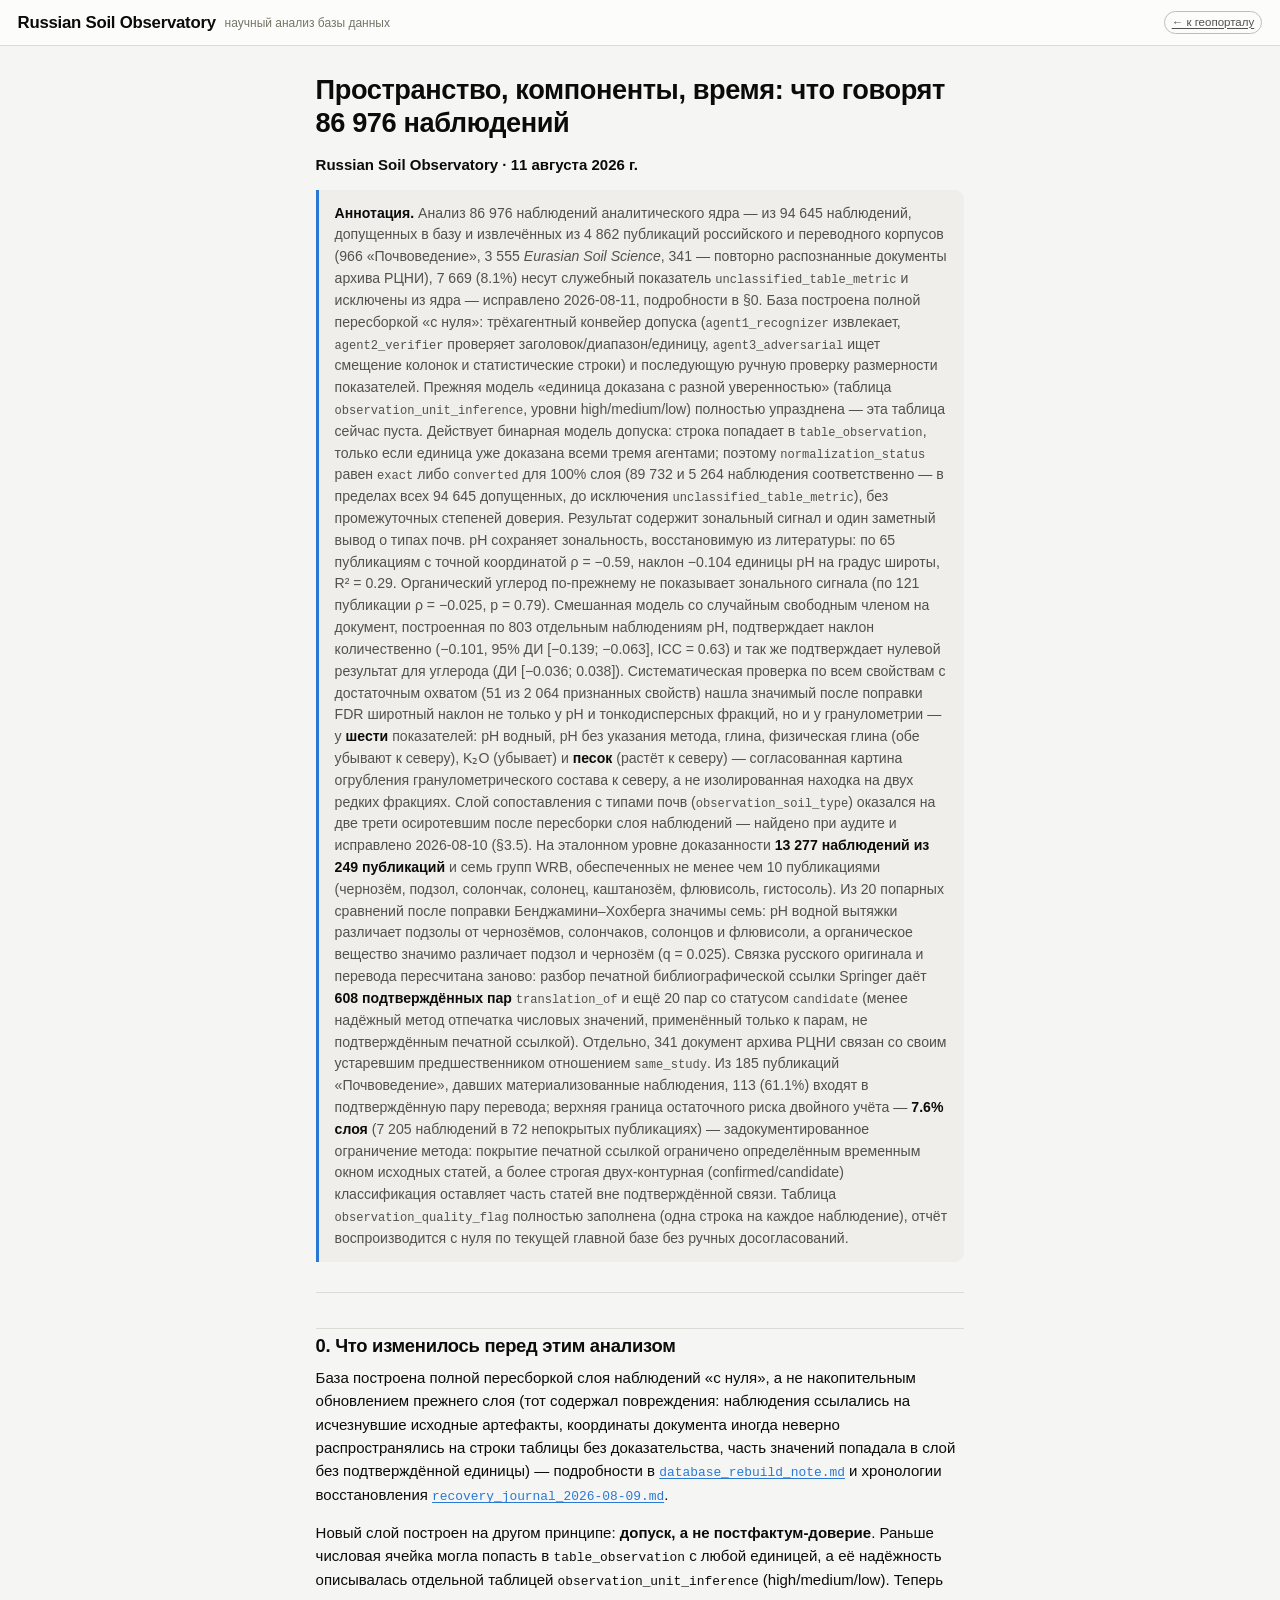
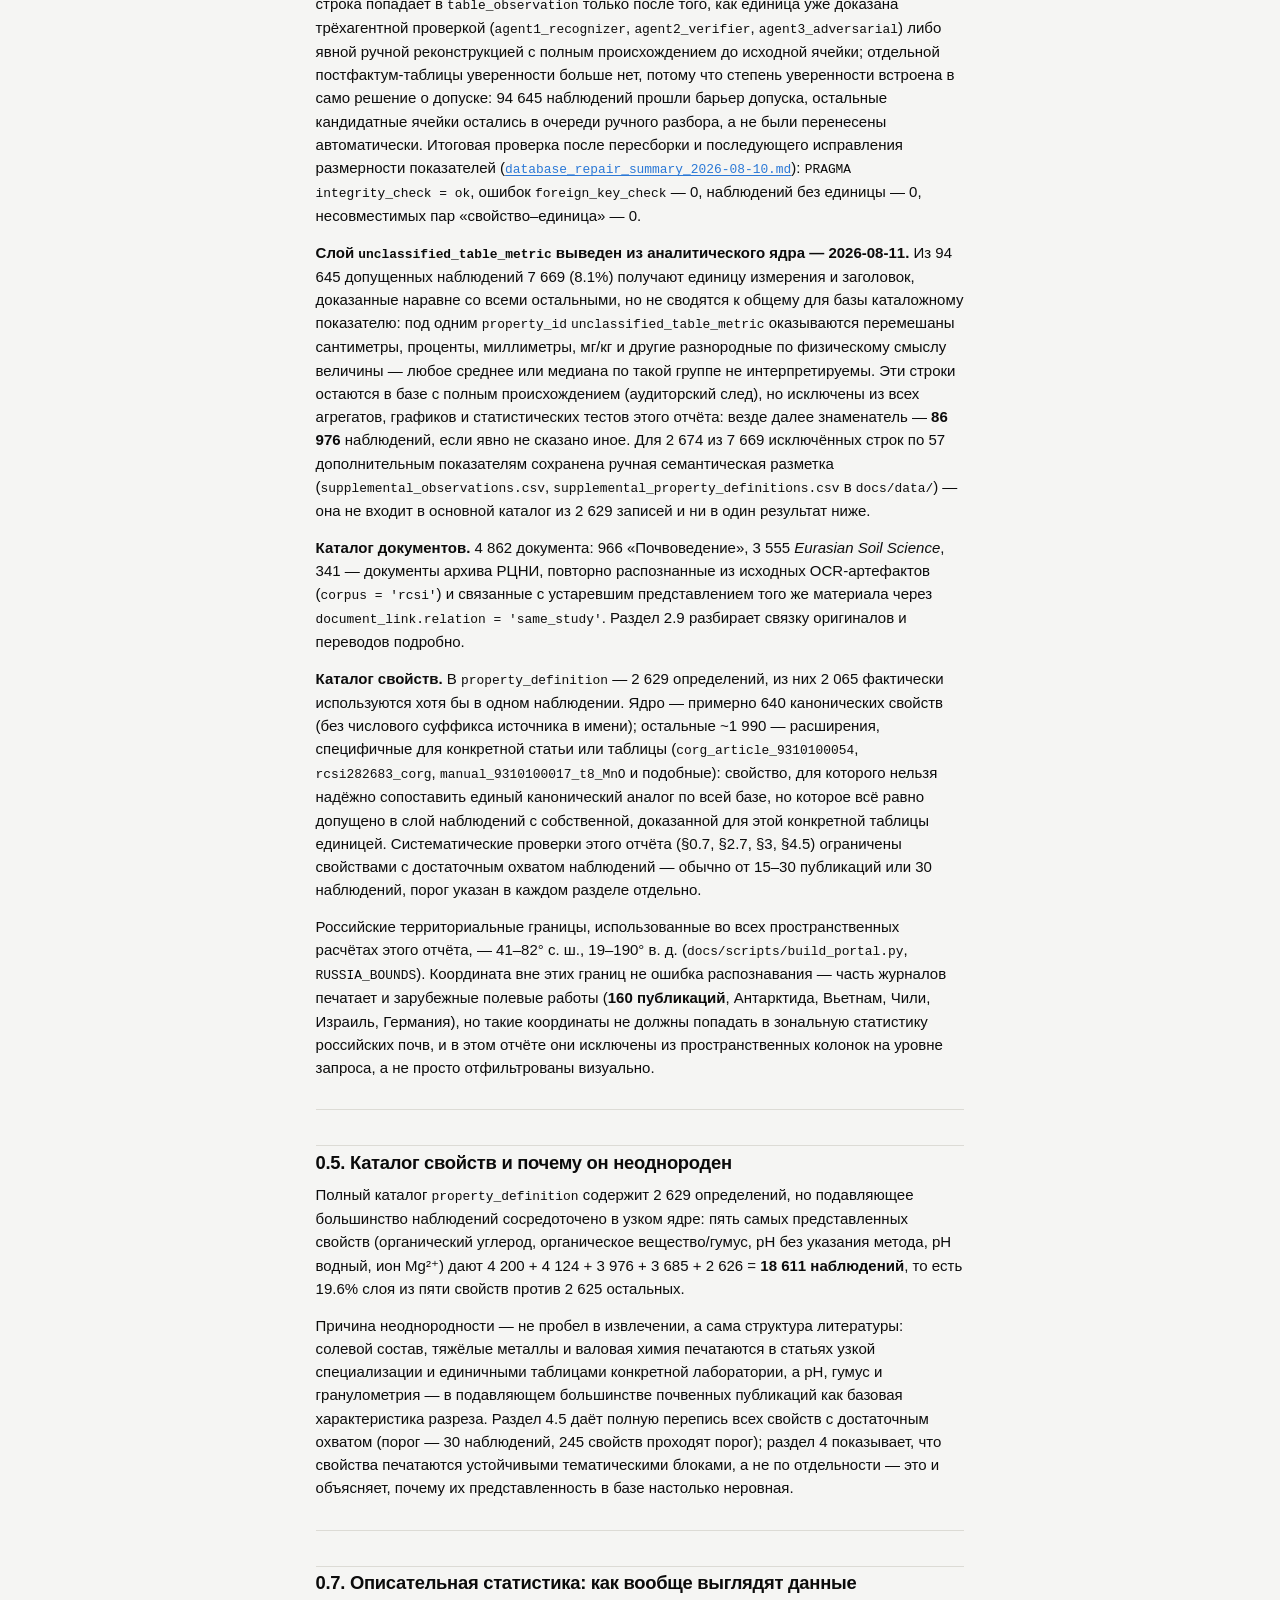
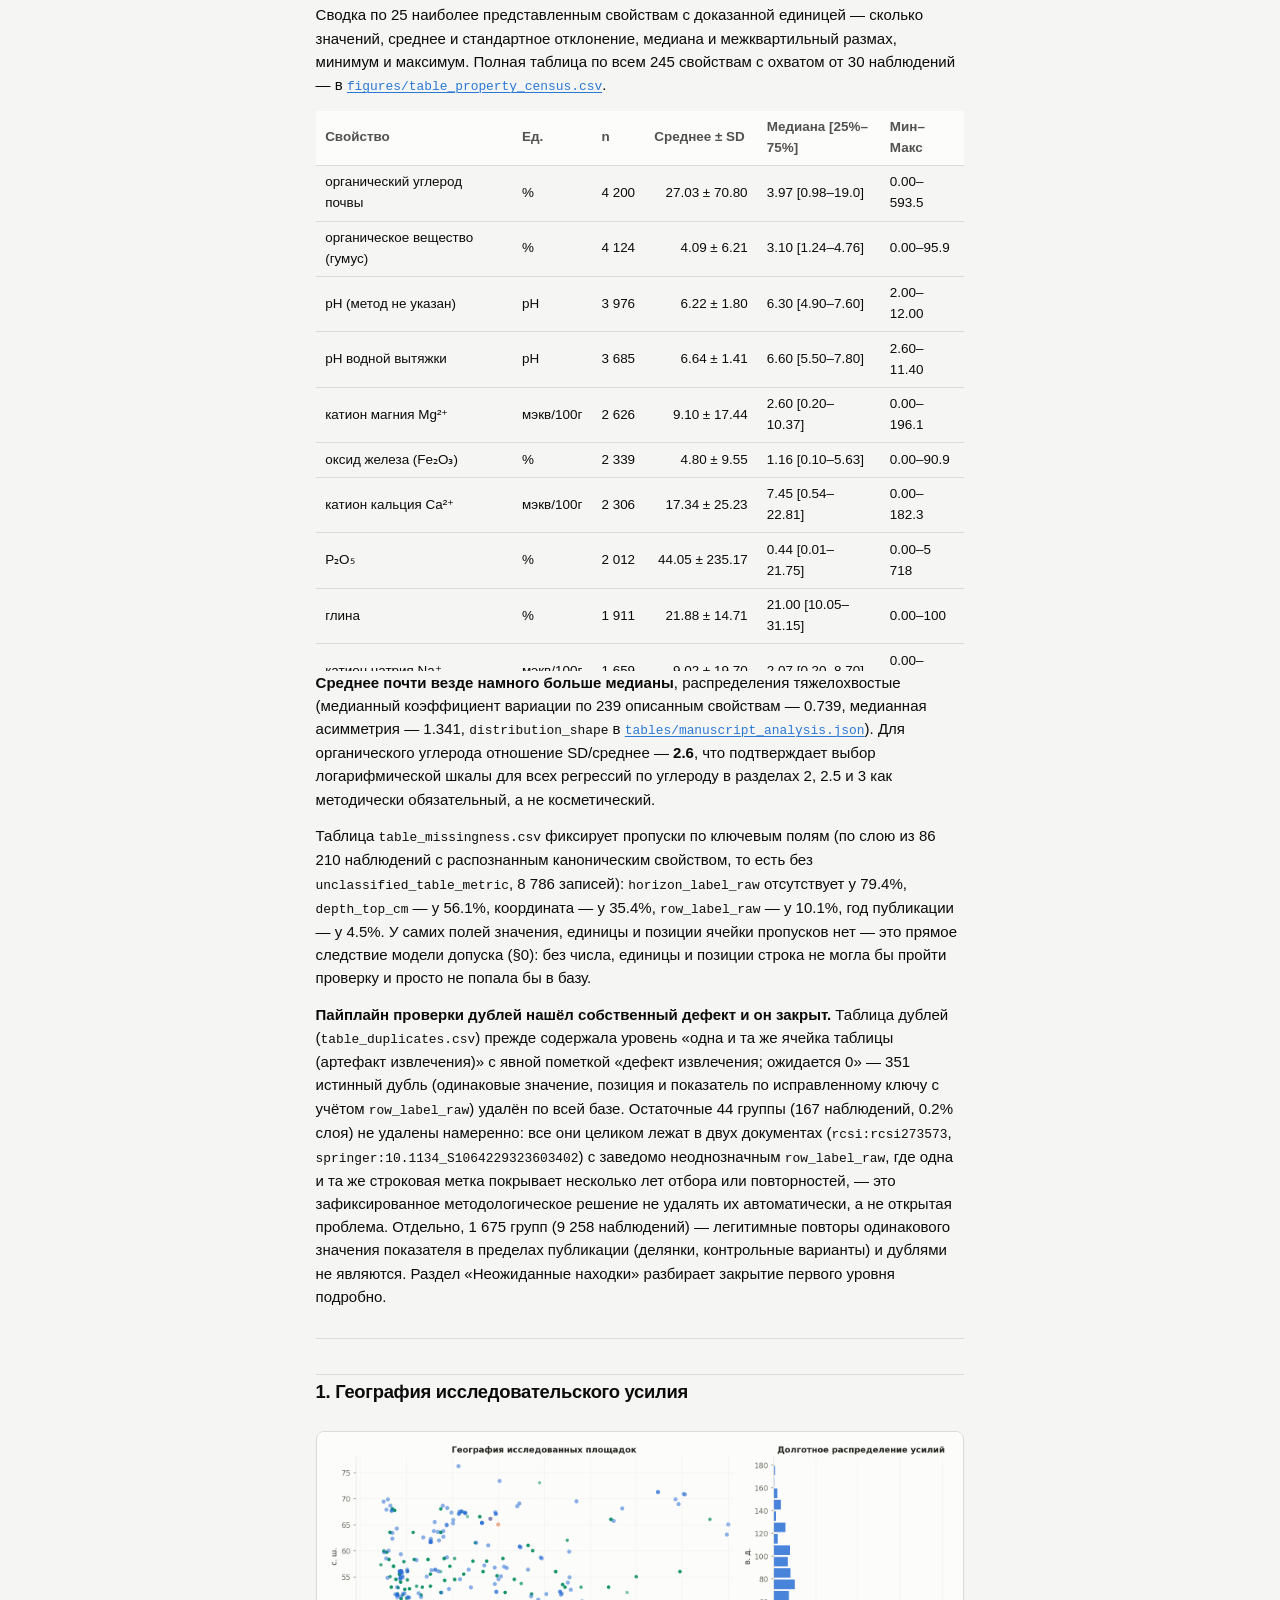
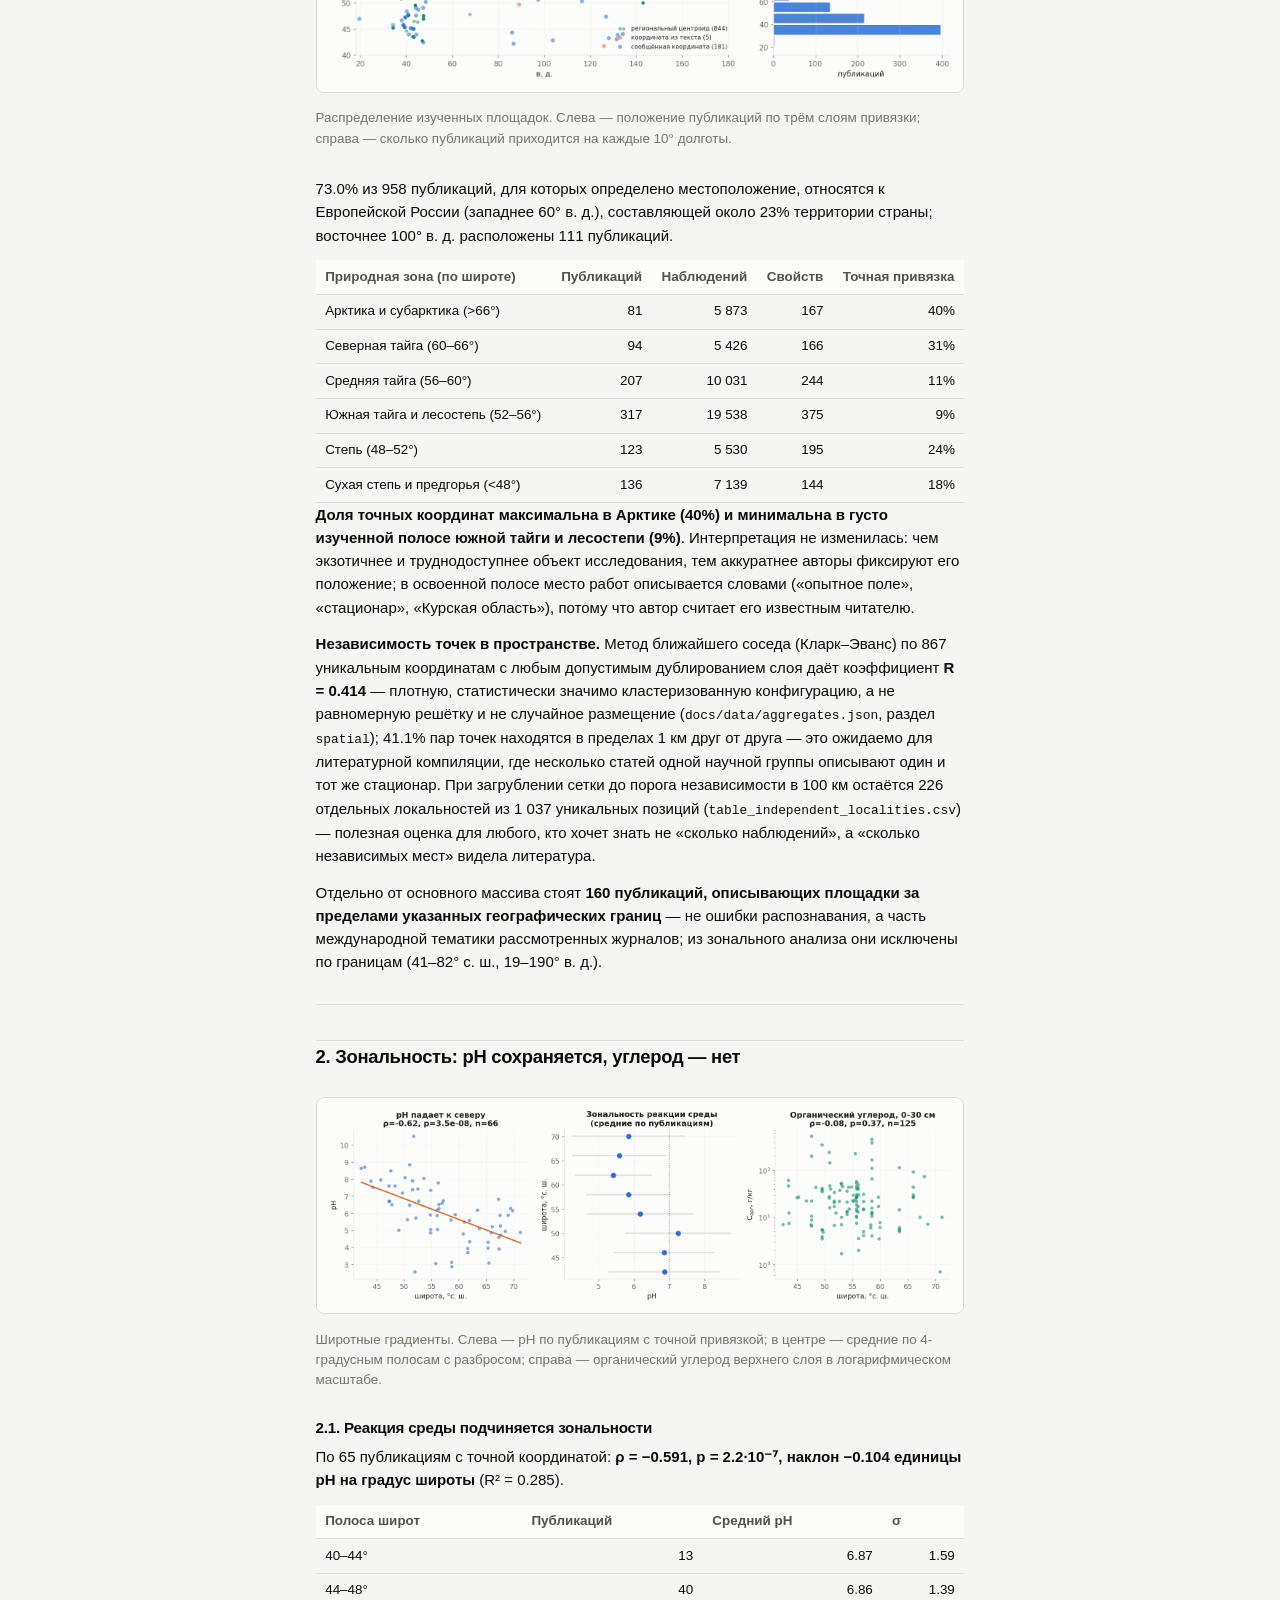
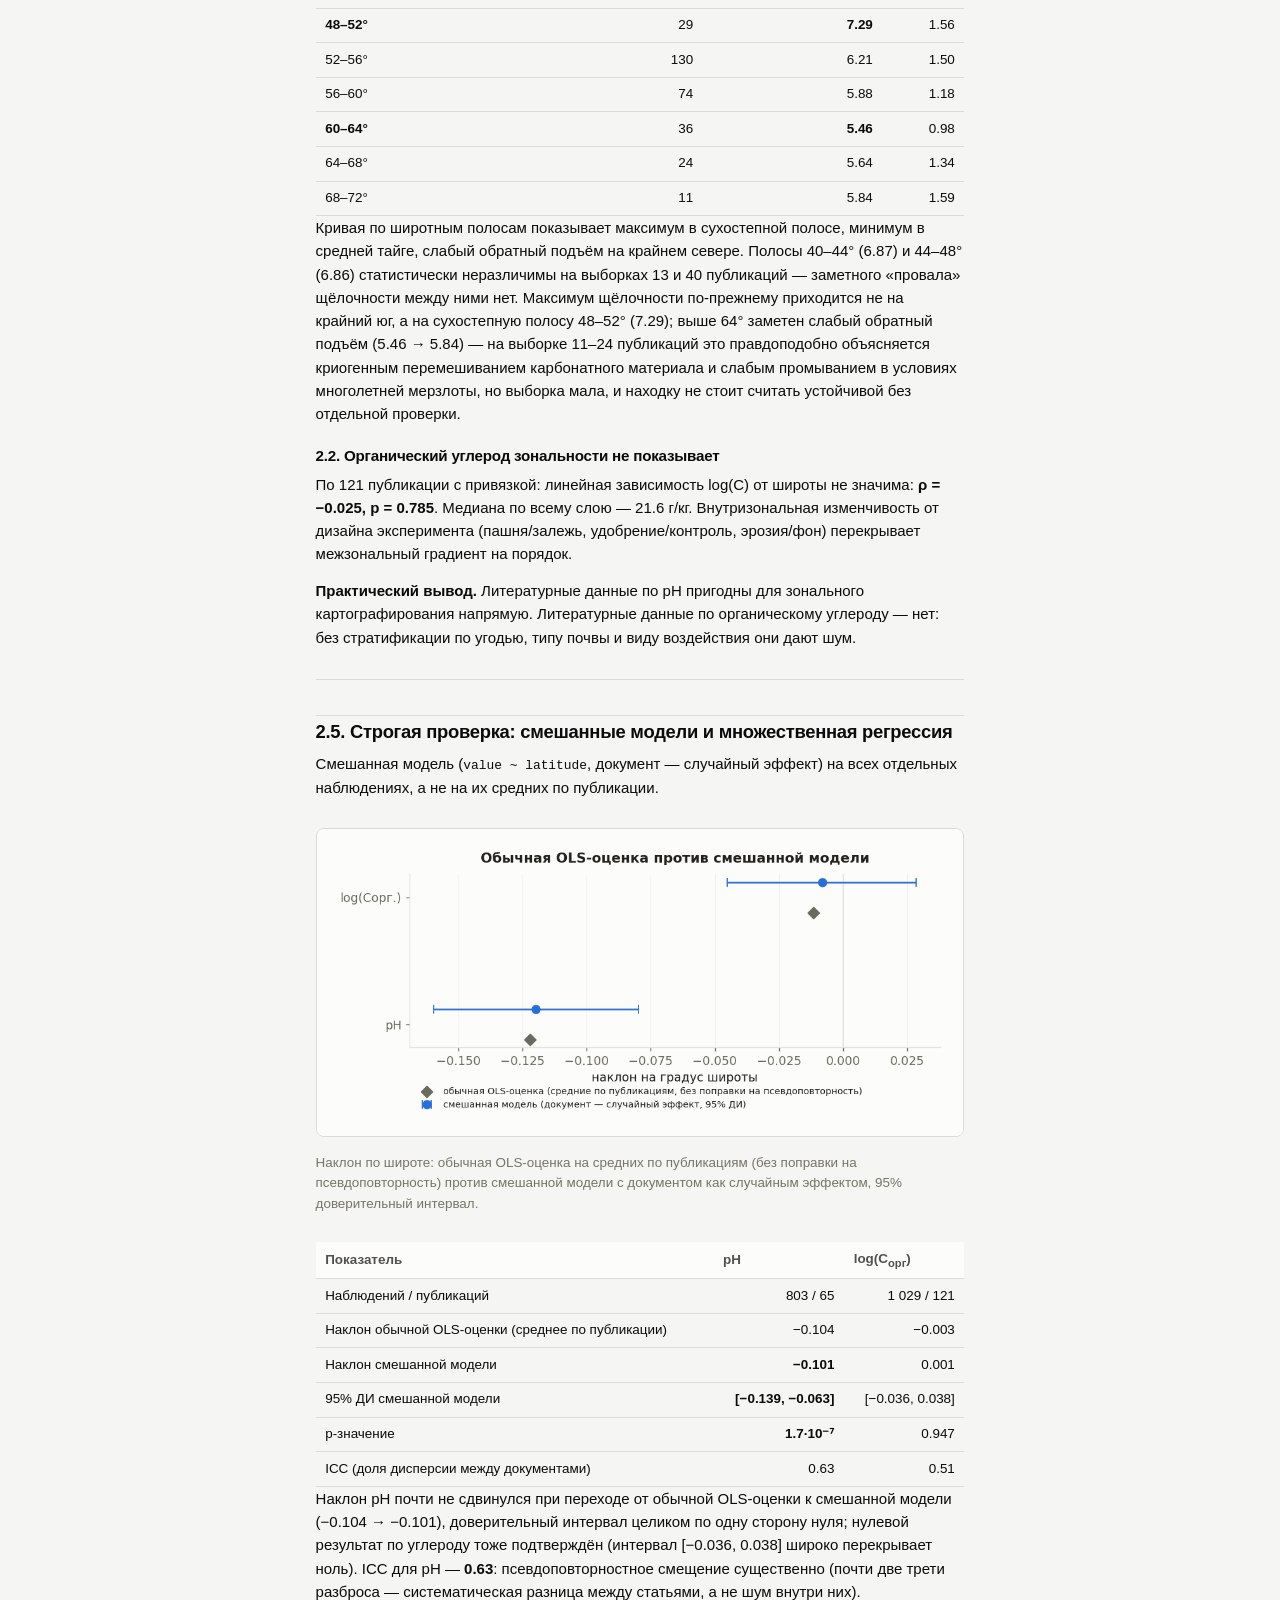
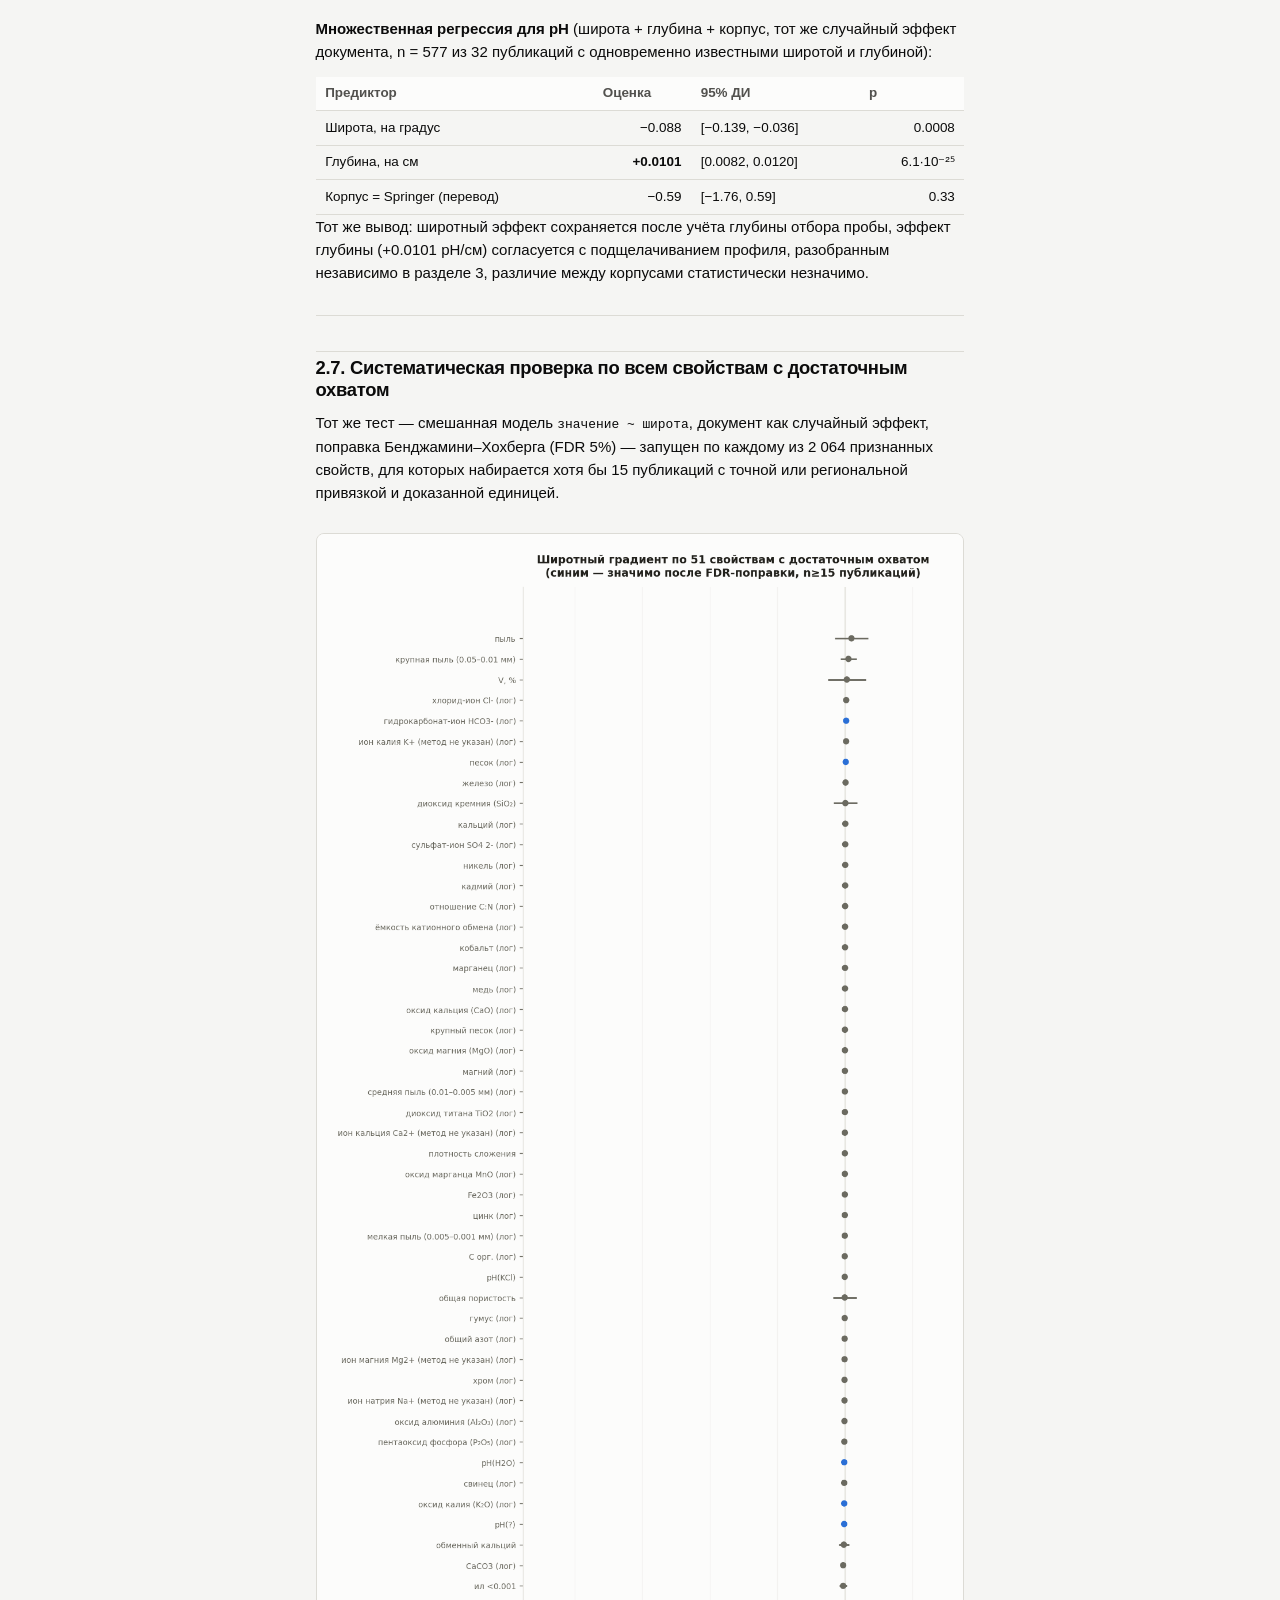
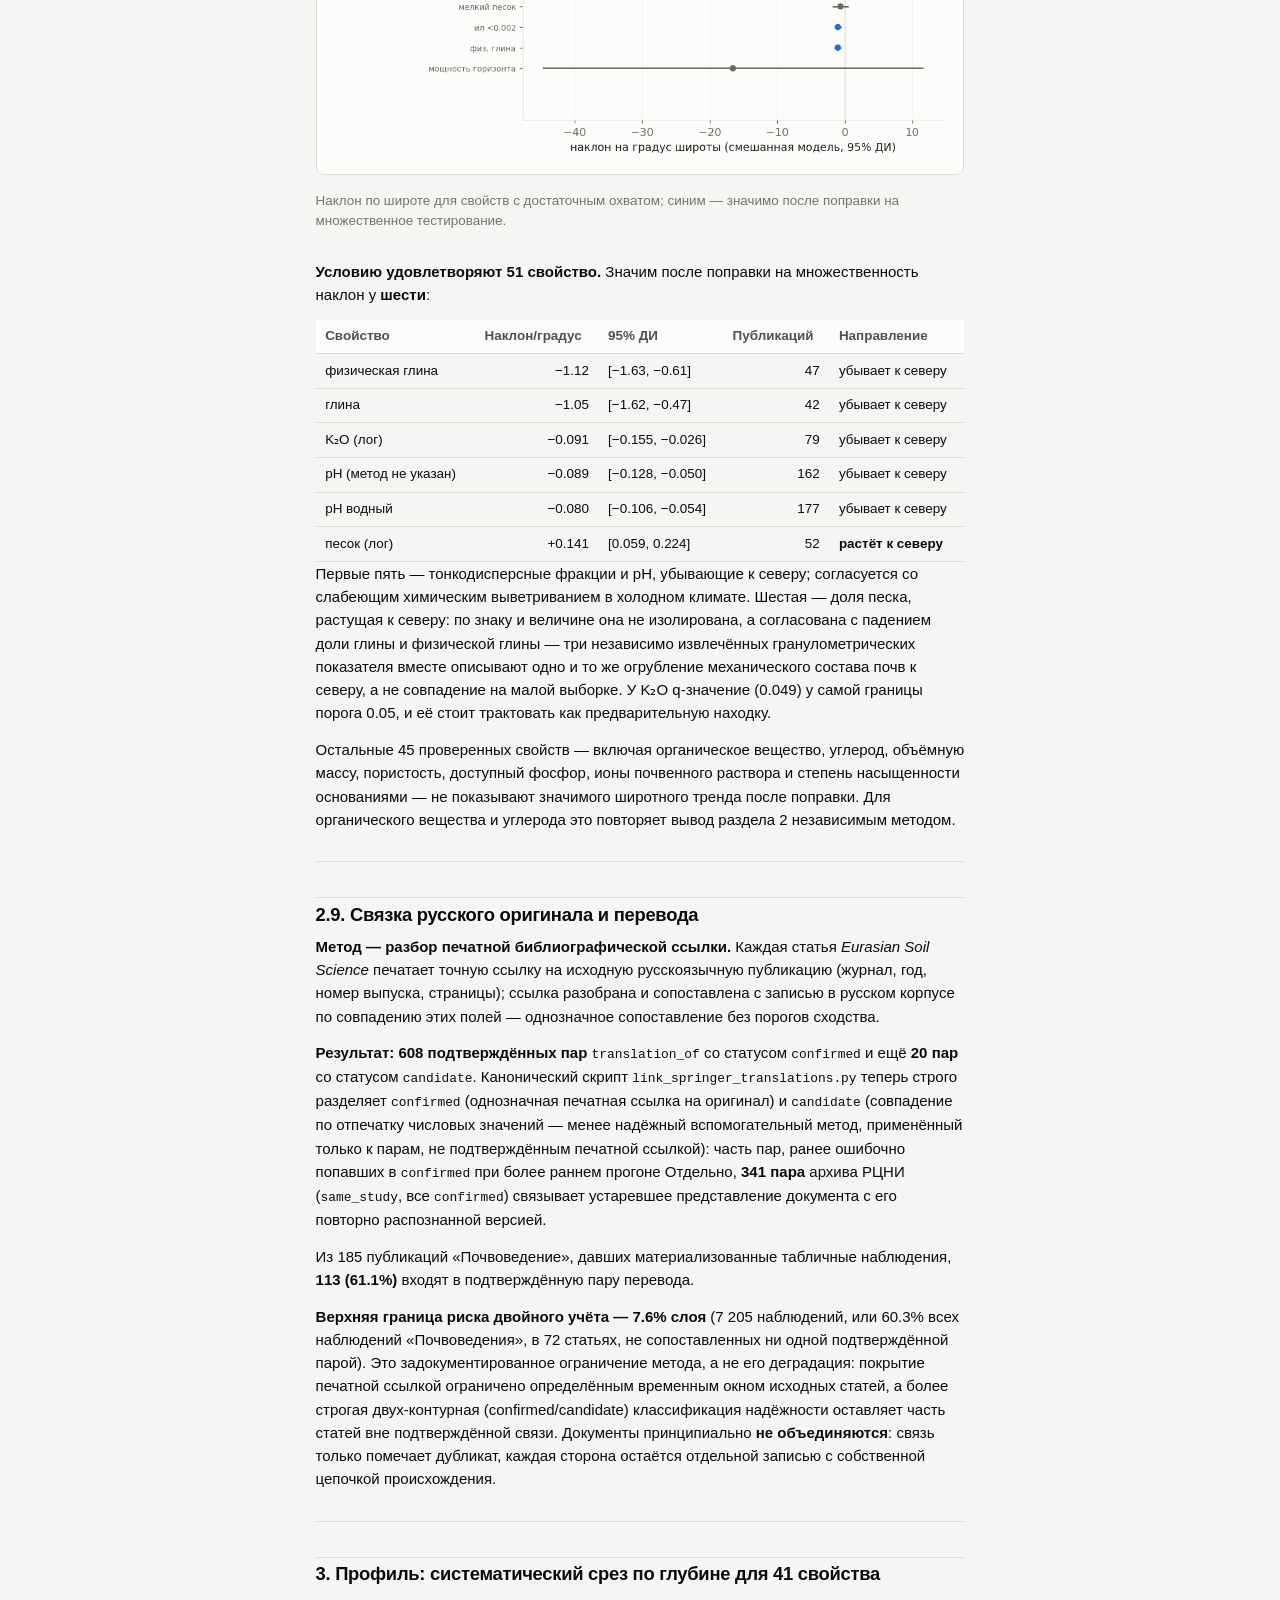
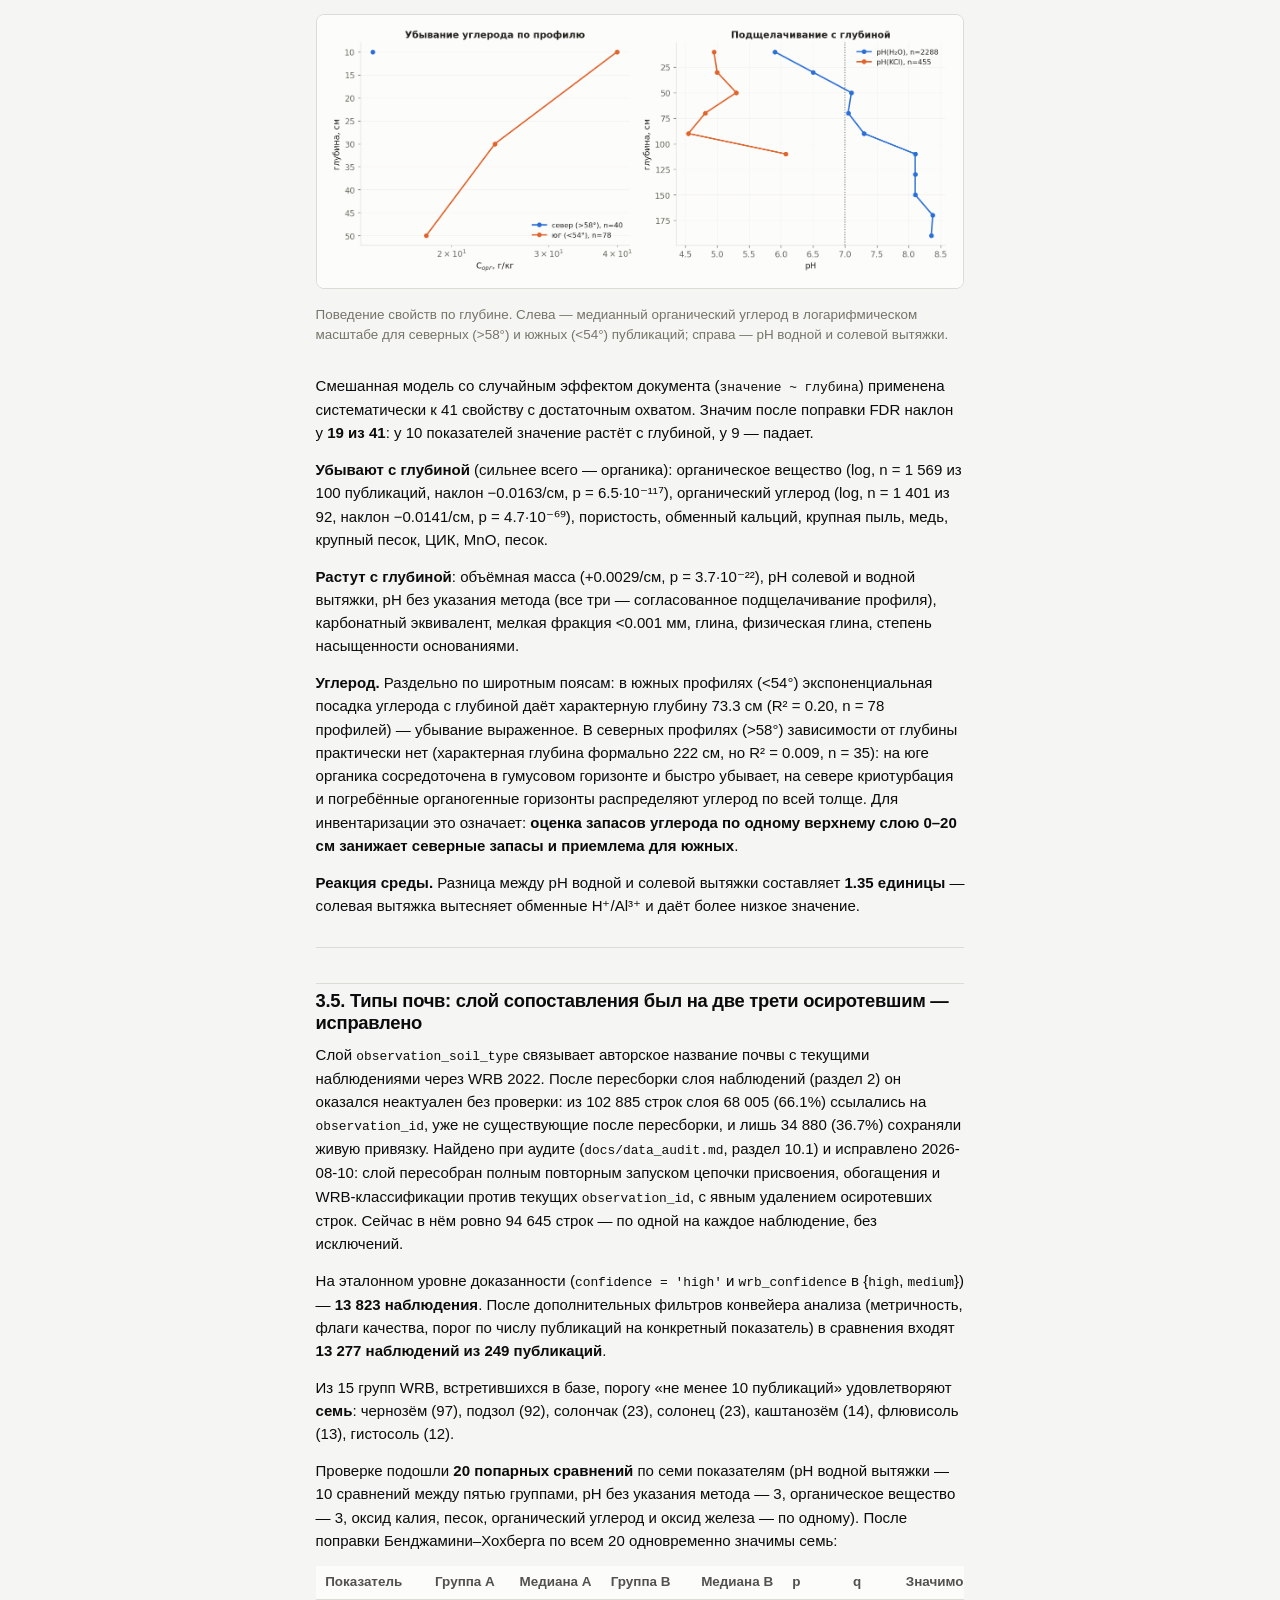
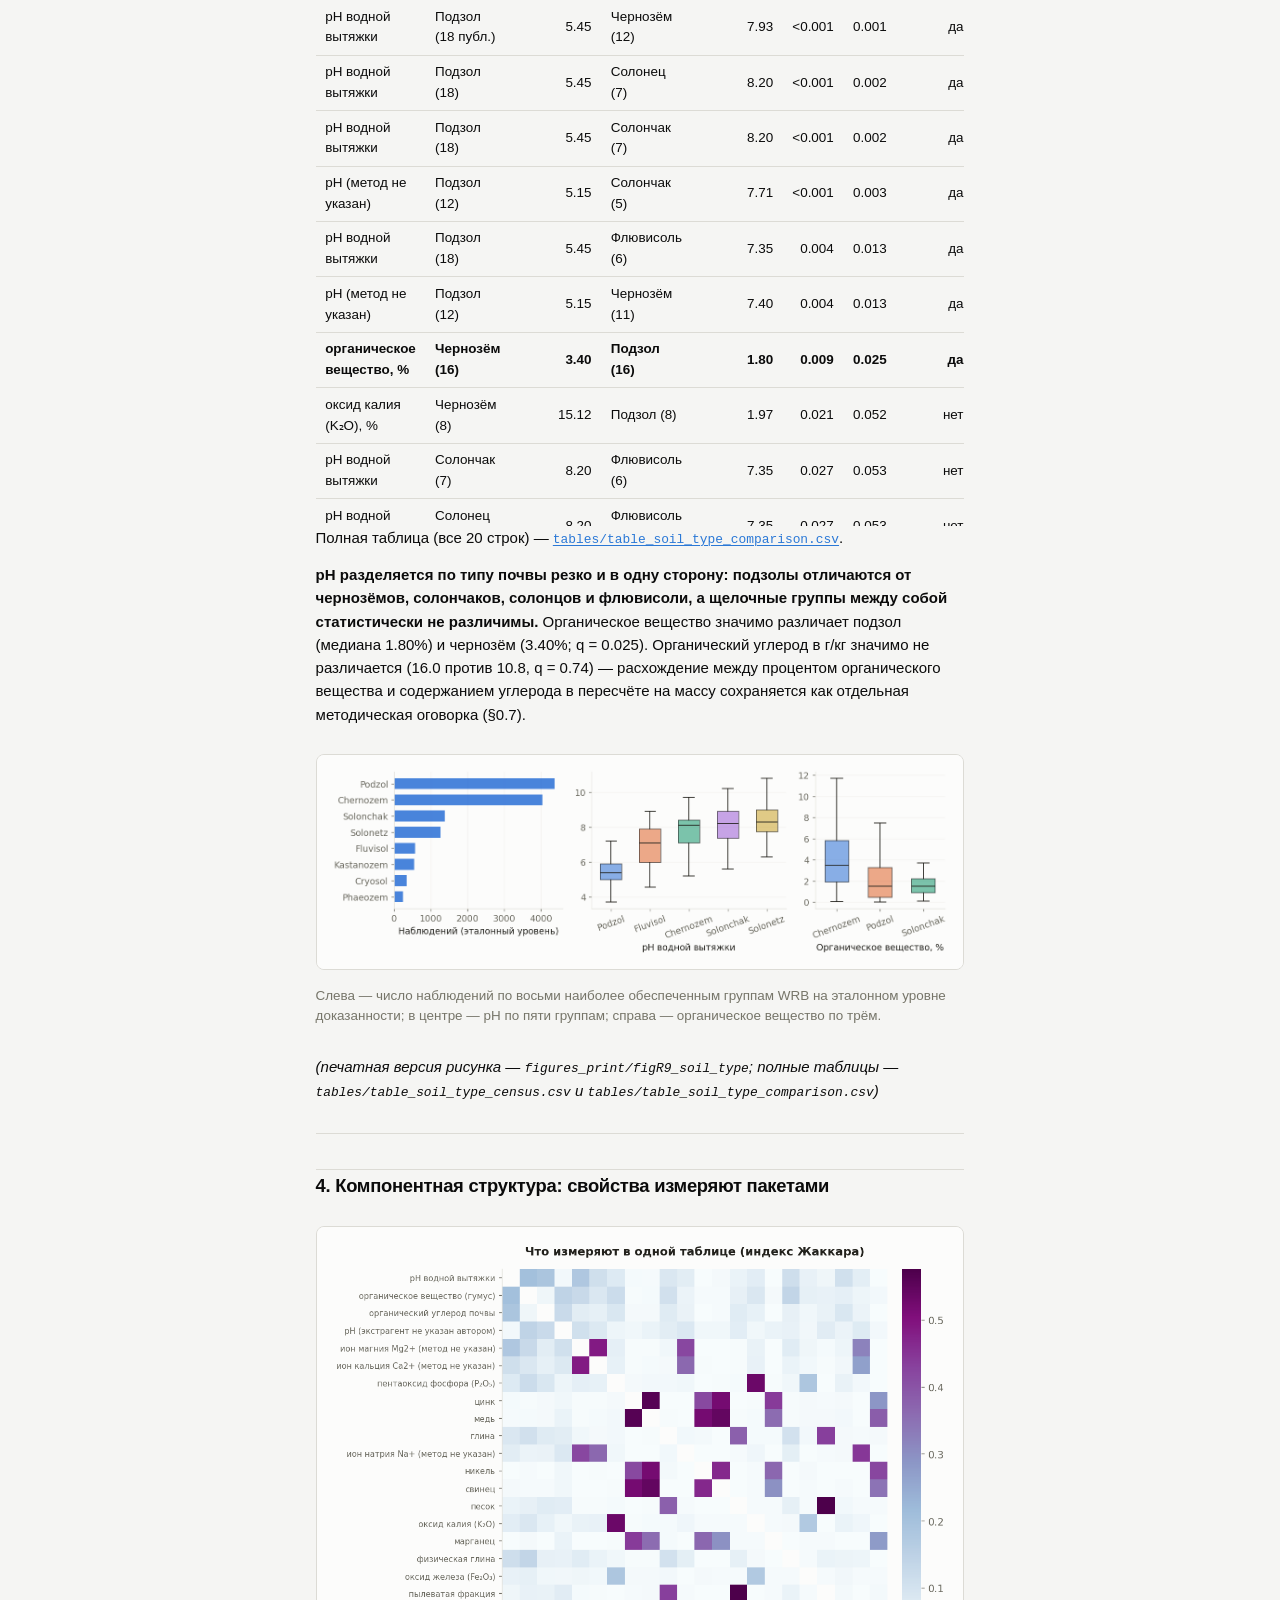
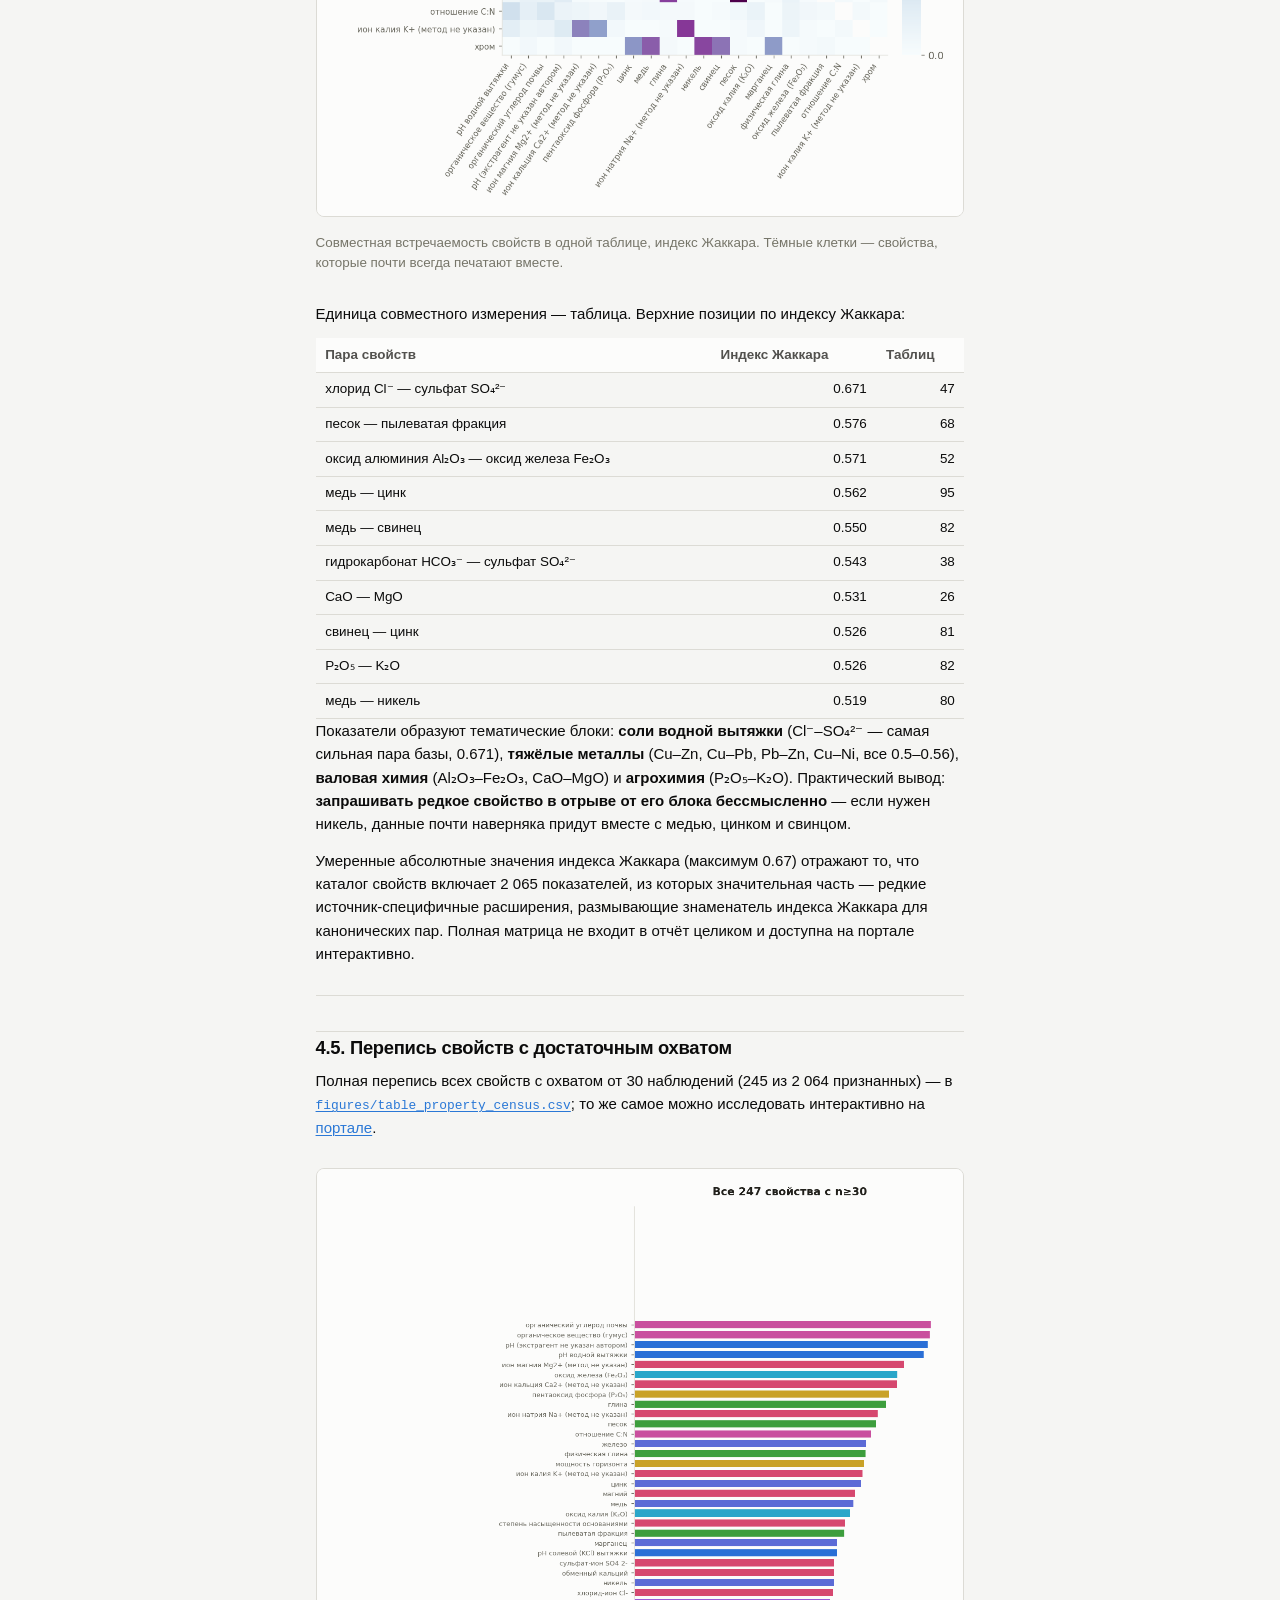
<file: docs/insights.html>
<!doctype html>
<html lang="ru">
<head>
<meta charset="utf-8">
<meta name="viewport" content="width=device-width, initial-scale=1">
<title>Научный анализ базы</title>
<link rel="stylesheet" href="assets/portal.css?v=20260811c">
<style>
  main { max-width: 82ch; }
  main h1 { font-size: 1.7rem; margin-top: .2em; }
  main h2 { margin-top: 1.9em; padding-top: .3em; border-top: 1px solid var(--border); }
  main h3 { margin-top: 1.4em; }
  main table.data td, main table.data th { white-space: normal; }
  main table.data td.num, main table.data th.num { white-space: nowrap; }
  main hr { border: 0; border-top: 1px solid var(--border); margin: 2em 0; }
  main pre.mono { background: var(--surface-2); padding: .85rem 1rem; border-radius: 9px;
                   overflow-x: auto; font-size: .8rem; line-height: 1.5; }
  main figure { margin: 1.9em 0; }
  main figure img { width: 100%; max-width: 100%; height: auto; border-radius: 8px;
                     border: 1px solid var(--border); }
  main figcaption { margin-top: .6rem; font-size: .84rem; color: var(--text-muted);
                     line-height: 1.5; }
  .fig-dark { display: none; }
  @media (prefers-color-scheme: dark) {
    .fig-light { display: none; } .fig-dark { display: block; }
  }
  :root[data-theme="light"] .fig-light { display: block; }
  :root[data-theme="light"] .fig-dark { display: none; }
  :root[data-theme="dark"] .fig-light { display: none; }
  :root[data-theme="dark"] .fig-dark { display: block; }
</style>
</head>
<body>
<header class="masthead"><div class="masthead-inner">
  <h1 class="brand">Russian Soil Observatory<small>научный анализ базы данных</small></h1>
  <span class="masthead-spacer"></span>
  <a class="pill" href="index.html">← к геопорталу</a>
</div></header>
<main>
<h1>Пространство, компоненты, время: что говорят 86 976 наблюдений</h1>
<p><strong>Russian Soil Observatory · 11 августа 2026 г.</strong></p>
<div class="callout"><strong>Аннотация.</strong> Анализ 86 976 наблюдений аналитического ядра — из 94 645 наблюдений, допущенных в базу и извлечённых из 4 862 публикаций российского и переводного корпусов (966 «Почвоведение», 3 555 <em>Eurasian Soil Science</em>, 341 — повторно распознанные документы архива РЦНИ), 7 669 (8.1%) несут служебный показатель <code>unclassified_table_metric</code> и исключены из ядра — исправлено 2026-08-11, подробности в §0. База построена полной пересборкой «с нуля»: трёхагентный конвейер допуска (<code>agent1_recognizer</code> извлекает, <code>agent2_verifier</code> проверяет заголовок/диапазон/единицу, <code>agent3_adversarial</code> ищет смещение колонок и статистические строки) и последующую ручную проверку размерности показателей. Прежняя модель «единица доказана с разной уверенностью» (таблица <code>observation_unit_inference</code>, уровни high/medium/low) полностью упразднена — эта таблица сейчас пуста. Действует бинарная модель допуска: строка попадает в <code>table_observation</code>, только если единица уже доказана всеми тремя агентами; поэтому <code>normalization_status</code> равен <code>exact</code> либо <code>converted</code> для 100% слоя (89 732 и 5 264 наблюдения соответственно — в пределах всех 94 645 допущенных, до исключения <code>unclassified_table_metric</code>), без промежуточных степеней доверия.  Результат содержит зональный сигнал и один заметный вывод о типах почв. pH сохраняет зональность, восстановимую из литературы: по 65 публикациям с точной координатой ρ = −0.59, наклон −0.104 единицы pH на градус широты, R² = 0.29. Органический углерод по-прежнему не показывает зонального сигнала (по 121 публикации ρ = −0.025, p = 0.79). Смешанная модель со случайным свободным членом на документ, построенная по 803 отдельным наблюдениям pH, подтверждает наклон количественно (−0.101, 95% ДИ [−0.139; −0.063], ICC = 0.63) и так же подтверждает нулевой результат для углерода (ДИ [−0.036; 0.038]). Систематическая проверка по всем свойствам с достаточным охватом (51 из 2 064 признанных свойств) нашла значимый после поправки FDR широтный наклон не только у pH и тонкодисперсных фракций, но и у гранулометрии — у <strong>шести</strong> показателей: pH водный, pH без указания метода, глина, физическая глина (обе убывают к северу), K₂O (убывает) и <strong>песок</strong> (растёт к северу) — согласованная картина огрубления гранулометрического состава к северу, а не изолированная находка на двух редких фракциях.  Слой сопоставления с типами почв (<code>observation_soil_type</code>) оказался на две трети осиротевшим после пересборки слоя наблюдений — найдено при аудите и исправлено 2026-08-10 (§3.5). На эталонном уровне доказанности <strong>13 277 наблюдений из 249 публикаций</strong> и семь групп WRB, обеспеченных не менее чем 10 публикациями (чернозём, подзол, солончак, солонец, каштанозём, флювисоль, гистосоль). Из 20 попарных сравнений после поправки Бенджамини–Хохберга значимы семь: pH водной вытяжки различает подзолы от чернозёмов, солончаков, солонцов и флювисоли, а органическое вещество значимо различает подзол и чернозём (q = 0.025).  Связка русского оригинала и перевода пересчитана заново: разбор печатной библиографической ссылки Springer даёт <strong>608 подтверждённых пар</strong> <code>translation_of</code> и ещё 20 пар со статусом <code>candidate</code> (менее надёжный метод отпечатка числовых значений, применённый только к парам, не подтверждённым печатной ссылкой). Отдельно, 341 документ архива РЦНИ связан со своим устаревшим предшественником отношением <code>same_study</code>. Из 185 публикаций «Почвоведение», давших материализованные наблюдения, 113 (61.1%) входят в подтверждённую пару перевода; верхняя граница остаточного риска двойного учёта — <strong>7.6% слоя</strong> (7 205 наблюдений в 72 непокрытых публикациях) — задокументированное ограничение метода: покрытие печатной ссылкой ограничено определённым временным окном исходных статей, а более строгая двух-контурная (confirmed/candidate) классификация оставляет часть статей вне подтверждённой связи.  Таблица <code>observation_quality_flag</code> полностью заполнена (одна строка на каждое наблюдение), отчёт воспроизводится с нуля по текущей главной базе без ручных досогласований.</div>
<hr>
<h2>0. Что изменилось перед этим анализом</h2>
<p>База построена полной пересборкой слоя наблюдений «с нуля», а не накопительным обновлением прежнего слоя (тот содержал повреждения: наблюдения ссылались на исчезнувшие исходные артефакты, координаты документа иногда неверно распространялись на строки таблицы без доказательства, часть значений попадала в слой без подтверждённой единицы) — подробности в <a href="database_rebuild_note.md"><code>database_rebuild_note.md</code></a> и хронологии восстановления <a href="recovery_journal_2026-08-09.md"><code>recovery_journal_2026-08-09.md</code></a>.</p>
<p>Новый слой построен на другом принципе: <strong>допуск, а не постфактум-доверие</strong>. Раньше числовая ячейка могла попасть в <code>table_observation</code> с любой единицей, а её надёжность описывалась отдельной таблицей <code>observation_unit_inference</code> (high/medium/low). Теперь строка попадает в <code>table_observation</code> только после того, как единица уже доказана трёхагентной проверкой (<code>agent1_recognizer</code>, <code>agent2_verifier</code>, <code>agent3_adversarial</code>) либо явной ручной реконструкцией с полным происхождением до исходной ячейки; отдельной постфактум-таблицы уверенности больше нет, потому что степень уверенности встроена в само решение о допуске: 94 645 наблюдений прошли барьер допуска, остальные кандидатные ячейки остались в очереди ручного разбора, а не были перенесены автоматически. Итоговая проверка после пересборки и последующего исправления размерности показателей (<a href="database_repair_summary_2026-08-10.md"><code>database_repair_summary_2026-08-10.md</code></a>): <code>PRAGMA integrity_check = ok</code>, ошибок <code>foreign_key_check</code> — 0, наблюдений без единицы — 0, несовместимых пар «свойство–единица» — 0.</p>
<p><strong>Слой <code>unclassified_table_metric</code> выведен из аналитического ядра — 2026-08-11.</strong> Из 94 645 допущенных наблюдений 7 669 (8.1%) получают единицу измерения и заголовок, доказанные наравне со всеми остальными, но не сводятся к общему для базы каталожному показателю: под одним <code>property_id</code> <code>unclassified_table_metric</code> оказываются перемешаны сантиметры, проценты, миллиметры, мг/кг и другие разнородные по физическому смыслу величины — любое среднее или медиана по такой группе не интерпретируемы. Эти строки остаются в базе с полным происхождением (аудиторский след), но исключены из всех агрегатов, графиков и статистических тестов этого отчёта: везде далее знаменатель — <strong>86 976</strong> наблюдений, если явно не сказано иное. Для 2 674 из 7 669 исключённых строк по 57 дополнительным показателям сохранена ручная семантическая разметка (<code>supplemental_observations.csv</code>, <code>supplemental_property_definitions.csv</code> в <code>docs/data/</code>) — она не входит в основной каталог из 2 629 записей и ни в один результат ниже.</p>
<p><strong>Каталог документов.</strong> 4 862 документа: 966 «Почвоведение», 3 555 <em>Eurasian Soil Science</em>, 341 — документы архива РЦНИ, повторно распознанные из исходных OCR-артефактов (<code>corpus = &#x27;rcsi&#x27;</code>) и связанные с устаревшим представлением того же материала через <code>document_link.relation = &#x27;same_study&#x27;</code>. Раздел 2.9 разбирает связку оригиналов и переводов подробно.</p>
<p><strong>Каталог свойств.</strong> В <code>property_definition</code> — 2 629 определений, из них 2 065 фактически используются хотя бы в одном наблюдении. Ядро — примерно 640 канонических свойств (без числового суффикса источника в имени); остальные ~1 990 — расширения, специфичные для конкретной статьи или таблицы (<code>corg_article_9310100054</code>, <code>rcsi282683_corg</code>, <code>manual_9310100017_t8_MnO</code> и подобные): свойство, для которого нельзя надёжно сопоставить единый канонический аналог по всей базе, но которое всё равно допущено в слой наблюдений с собственной, доказанной для этой конкретной таблицы единицей. Систематические проверки этого отчёта (§0.7, §2.7, §3, §4.5) ограничены свойствами с достаточным охватом наблюдений — обычно от 15–30 публикаций или 30 наблюдений, порог указан в каждом разделе отдельно.</p>
<p>Российские территориальные границы, использованные во всех пространственных расчётах этого отчёта, — 41–82° с. ш., 19–190° в. д. (<code>docs/scripts/build_portal.py</code>, <code>RUSSIA_BOUNDS</code>). Координата вне этих границ не ошибка распознавания — часть журналов печатает и зарубежные полевые работы (<strong>160 публикаций</strong>, Антарктида, Вьетнам, Чили, Израиль, Германия), но такие координаты не должны попадать в зональную статистику российских почв, и в этом отчёте они исключены из пространственных колонок на уровне запроса, а не просто отфильтрованы визуально.</p>
<hr>
<h2>0.5. Каталог свойств и почему он неоднороден</h2>
<p>Полный каталог <code>property_definition</code> содержит 2 629 определений, но подавляющее большинство наблюдений сосредоточено в узком ядре: пять самых представленных свойств (органический углерод, органическое вещество/гумус, pH без указания метода, pH водный, ион Mg²⁺) дают 4 200 + 4 124 + 3 976 + 3 685 + 2 626 = <strong>18 611 наблюдений</strong>, то есть 19.6% слоя из пяти свойств против 2 625 остальных.</p>
<p>Причина неоднородности — не пробел в извлечении, а сама структура литературы: солевой состав, тяжёлые металлы и валовая химия печатаются в статьях узкой специализации и единичными таблицами конкретной лаборатории, а pH, гумус и гранулометрия — в подавляющем большинстве почвенных публикаций как базовая характеристика разреза. Раздел 4.5 даёт полную перепись всех свойств с достаточным охватом (порог — 30 наблюдений, 245 свойств проходят порог); раздел 4 показывает, что свойства печатаются устойчивыми тематическими блоками, а не по отдельности — это и объясняет, почему их представленность в базе настолько неровная.</p>
<hr>
<h2>0.7. Описательная статистика: как вообще выглядят данные</h2>
<p>Сводка по 25 наиболее представленным свойствам с доказанной единицей — сколько значений, среднее и стандартное отклонение, медиана и межквартильный размах, минимум и максимум. Полная таблица по всем 245 свойствам с охватом от 30 наблюдений — в <a href="figures/table_property_census.csv"><code>figures/table_property_census.csv</code></a>.</p>
<div class="table-scroll"><table class="data"><thead><tr><th class="">Свойство</th><th class="">Ед.</th><th class="num">n</th><th class="num">Среднее ± SD</th><th class="">Медиана [25%–75%]</th><th class="">Мин–Макс</th></tr></thead><tbody><tr><td class="">органический углерод почвы</td><td class="">%</td><td class="num">4 200</td><td class="num">27.03 ± 70.80</td><td class="">3.97 [0.98–19.0]</td><td class="">0.00–593.5</td></tr><tr><td class="">органическое вещество (гумус)</td><td class="">%</td><td class="num">4 124</td><td class="num">4.09 ± 6.21</td><td class="">3.10 [1.24–4.76]</td><td class="">0.00–95.9</td></tr><tr><td class="">pH (метод не указан)</td><td class="">pH</td><td class="num">3 976</td><td class="num">6.22 ± 1.80</td><td class="">6.30 [4.90–7.60]</td><td class="">2.00–12.00</td></tr><tr><td class="">pH водной вытяжки</td><td class="">pH</td><td class="num">3 685</td><td class="num">6.64 ± 1.41</td><td class="">6.60 [5.50–7.80]</td><td class="">2.60–11.40</td></tr><tr><td class="">катион магния Mg²⁺</td><td class="">мэкв/100г</td><td class="num">2 626</td><td class="num">9.10 ± 17.44</td><td class="">2.60 [0.20–10.37]</td><td class="">0.00–196.1</td></tr><tr><td class="">оксид железа (Fe₂O₃)</td><td class="">%</td><td class="num">2 339</td><td class="num">4.80 ± 9.55</td><td class="">1.16 [0.10–5.63]</td><td class="">0.00–90.9</td></tr><tr><td class="">катион кальция Ca²⁺</td><td class="">мэкв/100г</td><td class="num">2 306</td><td class="num">17.34 ± 25.23</td><td class="">7.45 [0.54–22.81]</td><td class="">0.00–182.3</td></tr><tr><td class="">P₂O₅</td><td class="">%</td><td class="num">2 012</td><td class="num">44.05 ± 235.17</td><td class="">0.44 [0.01–21.75]</td><td class="">0.00–5 718</td></tr><tr><td class="">глина</td><td class="">%</td><td class="num">1 911</td><td class="num">21.88 ± 14.71</td><td class="">21.00 [10.05–31.15]</td><td class="">0.00–100</td></tr><tr><td class="">катион натрия Na⁺</td><td class="">мэкв/100г</td><td class="num">1 659</td><td class="num">9.02 ± 19.70</td><td class="">2.07 [0.20–8.70]</td><td class="">0.00–166.9</td></tr><tr><td class="">песок</td><td class="">%</td><td class="num">1 615</td><td class="num">22.80 ± 27.36</td><td class="">9.00 [1.00–41.00]</td><td class="">0.00–100</td></tr><tr><td class="">объёмная масса</td><td class="">г/см³</td><td class="num">1 584</td><td class="num">1.11 ± 0.48</td><td class="">1.23 [0.83–1.44]</td><td class="">0.05–2.65</td></tr><tr><td class="">отношение C:N</td><td class="">—</td><td class="num">1 475</td><td class="num">19.03 ± 13.90</td><td class="">15.15 [10.61–22.17]</td><td class="">0.00–81.0</td></tr><tr><td class="">железо</td><td class="">мг/кг</td><td class="num">1 347</td><td class="num">2 645 ± 13 913</td><td class="">2.72 [0.70–21.98]</td><td class="">0.00–236 234</td></tr><tr><td class="">физическая глина</td><td class="">%</td><td class="num">1 342</td><td class="num">35.45 ± 17.18</td><td class="">35.00 [23.00–47.68]</td><td class="">0.11–92.0</td></tr><tr><td class="">катион калия K⁺</td><td class="">мэкв/100г</td><td class="num">1 272</td><td class="num">17.33 ± 42.97</td><td class="">0.43 [0.16–4.43]</td><td class="">0.00–196.8</td></tr><tr><td class="">цинк</td><td class="">мг/кг</td><td class="num">1 223</td><td class="num">145.5 ± 1 148.7</td><td class="">20.00 [1.00–76.00]</td><td class="">0.00–32 235</td></tr><tr><td class="">магний</td><td class="">мэкв/100г</td><td class="num">1 115</td><td class="num">4.86 ± 10.47</td><td class="">0.85 [0.85–5.20]</td><td class="">0.00–98.8</td></tr><tr><td class="">медь</td><td class="">мг/кг</td><td class="num">1 071</td><td class="num">184.2 ± 1 019.6</td><td class="">10.60 [1.00–46.00]</td><td class="">0.00–13 000</td></tr><tr><td class="">толщина горизонта</td><td class="">см</td><td class="num">1 020</td><td class="num">61.86 ± 797.80</td><td class="">12.00 [0.50–42.00]</td><td class="">−110–24 012</td></tr><tr><td class="">K₂O</td><td class="">%</td><td class="num">1 014</td><td class="num">26.96 ± 58.89</td><td class="">4.02 [1.28–25.90]</td><td class="">0.00–552.0</td></tr><tr><td class="">степень насыщенности основаниями</td><td class="">%</td><td class="num">932</td><td class="num">54.65 ± 30.94</td><td class="">58.90 [23.00–83.30]</td><td class="">0.00–100</td></tr><tr><td class="">пылеватая фракция</td><td class="">%</td><td class="num">928</td><td class="num">26.09 ± 18.17</td><td class="">25.00 [13.00–37.52]</td><td class="">0.00–98.3</td></tr><tr><td class="">марганец</td><td class="">мг/кг</td><td class="num">818</td><td class="num">249.1 ± 1 038.6</td><td class="">18.00 [0.60–149.9]</td><td class="">0.00–15 000</td></tr></tbody></table></div>
<p><strong>Среднее почти везде намного больше медианы</strong>, распределения тяжелохвостые (медианный коэффициент вариации по 239 описанным свойствам — 0.739, медианная асимметрия — 1.341, <code>distribution_shape</code> в <a href="tables/manuscript_analysis.json"><code>tables/manuscript_analysis.json</code></a>). Для органического углерода отношение SD/среднее — <strong>2.6</strong>, что подтверждает выбор логарифмической шкалы для всех регрессий по углероду в разделах 2, 2.5 и 3 как методически обязательный, а не косметический.</p>
<p>Таблица <code>table_missingness.csv</code> фиксирует пропуски по ключевым полям (по слою из 86 210 наблюдений с распознанным каноническим свойством, то есть без <code>unclassified_table_metric</code>, 8 786 записей): <code>horizon_label_raw</code> отсутствует у 79.4%, <code>depth_top_cm</code> — у 56.1%, координата — у 35.4%, <code>row_label_raw</code> — у 10.1%, год публикации — у 4.5%. У самих полей значения, единицы и позиции ячейки пропусков нет — это прямое следствие модели допуска (§0): без числа, единицы и позиции строка не могла бы пройти проверку и просто не попала бы в базу.</p>
<p><strong>Пайплайн проверки дублей нашёл собственный дефект и он закрыт.</strong> Таблица дублей (<code>table_duplicates.csv</code>) прежде содержала уровень «одна и та же ячейка таблицы (артефакт извлечения)» с явной пометкой «дефект извлечения; ожидается 0» — 351 истинный дубль (одинаковые значение, позиция и показатель по исправленному ключу с учётом <code>row_label_raw</code>) удалён по всей базе. Остаточные 44 группы (167 наблюдений, 0.2% слоя) не удалены намеренно: все они целиком лежат в двух документах (<code>rcsi:rcsi273573</code>, <code>springer:10.1134_S1064229323603402</code>) с заведомо неоднозначным <code>row_label_raw</code>, где одна и та же строковая метка покрывает несколько лет отбора или повторностей, — это зафиксированное методологическое решение не удалять их автоматически, а не открытая проблема. Отдельно, 1 675 групп (9 258 наблюдений) — легитимные повторы одинакового значения показателя в пределах публикации (делянки, контрольные варианты) и дублями не являются. Раздел «Неожиданные находки» разбирает закрытие первого уровня подробно.</p>
<hr>
<h2>1. География исследовательского усилия</h2>
<figure><img class="fig-light" src="figures/fig1_effort_light.png" alt="Распределение изученных площадок. Слева — положение публикаций по трём слоям привязки; справа — сколько публикаций приходится на каждые 10° долготы."><img class="fig-dark" src="figures/fig1_effort_dark.png" alt="Распределение изученных площадок. Слева — положение публикаций по трём слоям привязки; справа — сколько публикаций приходится на каждые 10° долготы."><figcaption>Распределение изученных площадок. Слева — положение публикаций по трём слоям привязки; справа — сколько публикаций приходится на каждые 10° долготы.</figcaption></figure>
<p>73.0% из 958 публикаций, для которых определено местоположение, относятся к Европейской России (западнее 60° в. д.), составляющей около 23% территории страны; восточнее 100° в. д. расположены 111 публикаций.</p>
<div class="table-scroll"><table class="data"><thead><tr><th class="">Природная зона (по широте)</th><th class="num">Публикаций</th><th class="num">Наблюдений</th><th class="num">Свойств</th><th class="num">Точная привязка</th></tr></thead><tbody><tr><td class="">Арктика и субарктика (&gt;66°)</td><td class="num">81</td><td class="num">5 873</td><td class="num">167</td><td class="num">40%</td></tr><tr><td class="">Северная тайга (60–66°)</td><td class="num">94</td><td class="num">5 426</td><td class="num">166</td><td class="num">31%</td></tr><tr><td class="">Средняя тайга (56–60°)</td><td class="num">207</td><td class="num">10 031</td><td class="num">244</td><td class="num">11%</td></tr><tr><td class="">Южная тайга и лесостепь (52–56°)</td><td class="num">317</td><td class="num">19 538</td><td class="num">375</td><td class="num">9%</td></tr><tr><td class="">Степь (48–52°)</td><td class="num">123</td><td class="num">5 530</td><td class="num">195</td><td class="num">24%</td></tr><tr><td class="">Сухая степь и предгорья (&lt;48°)</td><td class="num">136</td><td class="num">7 139</td><td class="num">144</td><td class="num">18%</td></tr></tbody></table></div>
<p><strong>Доля точных координат максимальна в Арктике (40%) и минимальна в густо изученной полосе южной тайги и лесостепи (9%)</strong>. Интерпретация не изменилась: чем экзотичнее и труднодоступнее объект исследования, тем аккуратнее авторы фиксируют его положение; в освоенной полосе место работ описывается словами («опытное поле», «стационар», «Курская область»), потому что автор считает его известным читателю.</p>
<p><strong>Независимость точек в пространстве.</strong> Метод ближайшего соседа (Кларк–Эванс) по 867 уникальным координатам с любым допустимым дублированием слоя даёт коэффициент <strong>R = 0.414</strong> — плотную, статистически значимо кластеризованную конфигурацию, а не равномерную решётку и не случайное размещение (<code>docs/data/aggregates.json</code>, раздел <code>spatial</code>); 41.1% пар точек находятся в пределах 1 км друг от друга — это ожидаемо для литературной компиляции, где несколько статей одной научной группы описывают один и тот же стационар. При загрублении сетки до порога независимости в 100 км остаётся 226 отдельных локальностей из 1 037 уникальных позиций (<code>table_independent_localities.csv</code>) — полезная оценка для любого, кто хочет знать не «сколько наблюдений», а «сколько независимых мест» видела литература.</p>
<p>Отдельно от основного массива стоят <strong>160 публикаций, описывающих площадки за пределами указанных географических границ</strong> — не ошибки распознавания, а часть международной тематики рассмотренных журналов; из зонального анализа они исключены по границам (41–82° с. ш., 19–190° в. д.).</p>
<hr>
<h2>2. Зональность: pH сохраняется, углерод — нет</h2>
<figure><img class="fig-light" src="figures/fig2_zonal_light.png" alt="Широтные градиенты. Слева — pH по публикациям с точной привязкой; в центре — средние по 4-градусным полосам с разбросом; справа — органический углерод верхнего слоя в логарифмическом масштабе."><img class="fig-dark" src="figures/fig2_zonal_dark.png" alt="Широтные градиенты. Слева — pH по публикациям с точной привязкой; в центре — средние по 4-градусным полосам с разбросом; справа — органический углерод верхнего слоя в логарифмическом масштабе."><figcaption>Широтные градиенты. Слева — pH по публикациям с точной привязкой; в центре — средние по 4-градусным полосам с разбросом; справа — органический углерод верхнего слоя в логарифмическом масштабе.</figcaption></figure>
<h3>2.1. Реакция среды подчиняется зональности</h3>
<p>По 65 публикациям с точной координатой: <strong>ρ = −0.591, p = 2.2·10⁻⁷, наклон −0.104 единицы pH на градус широты</strong> (R² = 0.285).</p>
<div class="table-scroll"><table class="data"><thead><tr><th class="">Полоса широт</th><th class="num">Публикаций</th><th class="num">Средний pH</th><th class="num">σ</th></tr></thead><tbody><tr><td class="">40–44°</td><td class="num">13</td><td class="num">6.87</td><td class="num">1.59</td></tr><tr><td class="">44–48°</td><td class="num">40</td><td class="num">6.86</td><td class="num">1.39</td></tr><tr><td class=""><strong>48–52°</strong></td><td class="num">29</td><td class="num"><strong>7.29</strong></td><td class="num">1.56</td></tr><tr><td class="">52–56°</td><td class="num">130</td><td class="num">6.21</td><td class="num">1.50</td></tr><tr><td class="">56–60°</td><td class="num">74</td><td class="num">5.88</td><td class="num">1.18</td></tr><tr><td class=""><strong>60–64°</strong></td><td class="num">36</td><td class="num"><strong>5.46</strong></td><td class="num">0.98</td></tr><tr><td class="">64–68°</td><td class="num">24</td><td class="num">5.64</td><td class="num">1.34</td></tr><tr><td class="">68–72°</td><td class="num">11</td><td class="num">5.84</td><td class="num">1.59</td></tr></tbody></table></div>
<p>Кривая по широтным полосам показывает максимум в сухостепной полосе, минимум в средней тайге, слабый обратный подъём на крайнем севере. Полосы 40–44° (6.87) и 44–48° (6.86) статистически неразличимы на выборках 13 и 40 публикаций — заметного «провала» щёлочности между ними нет. Максимум щёлочности по-прежнему приходится не на крайний юг, а на сухостепную полосу 48–52° (7.29); выше 64° заметен слабый обратный подъём (5.46 → 5.84) — на выборке 11–24 публикаций это правдоподобно объясняется криогенным перемешиванием карбонатного материала и слабым промыванием в условиях многолетней мерзлоты, но выборка мала, и находку не стоит считать устойчивой без отдельной проверки.</p>
<h3>2.2. Органический углерод зональности не показывает</h3>
<p>По 121 публикации с привязкой: линейная зависимость log(C) от широты не значима: <strong>ρ = −0.025, p = 0.785</strong>. Медиана по всему слою — 21.6 г/кг. Внутризональная изменчивость от дизайна эксперимента (пашня/залежь, удобрение/контроль, эрозия/фон) перекрывает межзональный градиент на порядок.</p>
<p><strong>Практический вывод.</strong> Литературные данные по pH пригодны для зонального картографирования напрямую. Литературные данные по органическому углероду — нет: без стратификации по угодью, типу почвы и виду воздействия они дают шум.</p>
<hr>
<h2>2.5. Строгая проверка: смешанные модели и множественная регрессия</h2>
<p>Смешанная модель (<code>value ~ latitude</code>, документ — случайный эффект) на всех отдельных наблюдениях, а не на их средних по публикации.</p>
<figure><img class="fig-light" src="figures/fig8_mixed_effects_light.png" alt="Наклон по широте: обычная OLS-оценка на средних по публикациям (без поправки на псевдоповторность) против смешанной модели с документом как случайным эффектом, 95% доверительный интервал."><img class="fig-dark" src="figures/fig8_mixed_effects_dark.png" alt="Наклон по широте: обычная OLS-оценка на средних по публикациям (без поправки на псевдоповторность) против смешанной модели с документом как случайным эффектом, 95% доверительный интервал."><figcaption>Наклон по широте: обычная OLS-оценка на средних по публикациям (без поправки на псевдоповторность) против смешанной модели с документом как случайным эффектом, 95% доверительный интервал.</figcaption></figure>
<div class="table-scroll"><table class="data"><thead><tr><th class="">Показатель</th><th class="num">pH</th><th class="num">log(C<sub>орг</sub>)</th></tr></thead><tbody><tr><td class="">Наблюдений / публикаций</td><td class="num">803 / 65</td><td class="num">1 029 / 121</td></tr><tr><td class="">Наклон обычной OLS-оценки (среднее по публикации)</td><td class="num">−0.104</td><td class="num">−0.003</td></tr><tr><td class="">Наклон смешанной модели</td><td class="num"><strong>−0.101</strong></td><td class="num">0.001</td></tr><tr><td class="">95% ДИ смешанной модели</td><td class="num"><strong>[−0.139, −0.063]</strong></td><td class="num">[−0.036, 0.038]</td></tr><tr><td class="">p-значение</td><td class="num"><strong>1.7·10⁻⁷</strong></td><td class="num">0.947</td></tr><tr><td class="">ICC (доля дисперсии между документами)</td><td class="num">0.63</td><td class="num">0.51</td></tr></tbody></table></div>
<p>Наклон pH почти не сдвинулся при переходе от обычной OLS-оценки к смешанной модели (−0.104 → −0.101), доверительный интервал целиком по одну сторону нуля; нулевой результат по углероду тоже подтверждён (интервал [−0.036, 0.038] широко перекрывает ноль). ICC для pH — <strong>0.63</strong>: псевдоповторностное смещение существенно (почти две трети разброса — систематическая разница между статьями, а не шум внутри них).</p>
<p><strong>Множественная регрессия для pH</strong> (широта + глубина + корпус, тот же случайный эффект документа, n = 577 из 32 публикаций с одновременно известными широтой и глубиной):</p>
<div class="table-scroll"><table class="data"><thead><tr><th class="">Предиктор</th><th class="num">Оценка</th><th class="">95% ДИ</th><th class="num">p</th></tr></thead><tbody><tr><td class="">Широта, на градус</td><td class="num">−0.088</td><td class="">[−0.139, −0.036]</td><td class="num">0.0008</td></tr><tr><td class="">Глубина, на см</td><td class="num"><strong>+0.0101</strong></td><td class="">[0.0082, 0.0120]</td><td class="num">6.1·10⁻²⁵</td></tr><tr><td class="">Корпус = Springer (перевод)</td><td class="num">−0.59</td><td class="">[−1.76, 0.59]</td><td class="num">0.33</td></tr></tbody></table></div>
<p>Тот же вывод: широтный эффект сохраняется после учёта глубины отбора пробы, эффект глубины (+0.0101 pH/см) согласуется с подщелачиванием профиля, разобранным независимо в разделе 3, различие между корпусами статистически незначимо.</p>
<hr>
<h2>2.7. Систематическая проверка по всем свойствам с достаточным охватом</h2>
<p>Тот же тест — смешанная модель <code>значение ~ широта</code>, документ как случайный эффект, поправка Бенджамини–Хохберга (FDR 5%) — запущен по каждому из 2 064 признанных свойств, для которых набирается хотя бы 15 публикаций с точной или региональной привязкой и доказанной единицей.</p>
<figure><img class="fig-light" src="figures/fig9_zonal_sweep_light.png" alt="Наклон по широте для свойств с достаточным охватом; синим — значимо после поправки на множественное тестирование."><img class="fig-dark" src="figures/fig9_zonal_sweep_dark.png" alt="Наклон по широте для свойств с достаточным охватом; синим — значимо после поправки на множественное тестирование."><figcaption>Наклон по широте для свойств с достаточным охватом; синим — значимо после поправки на множественное тестирование.</figcaption></figure>
<p><strong>Условию удовлетворяют 51 свойство.</strong> Значим после поправки на множественность наклон у <strong>шести</strong>:</p>
<div class="table-scroll"><table class="data"><thead><tr><th class="">Свойство</th><th class="num">Наклон/градус</th><th class="">95% ДИ</th><th class="num">Публикаций</th><th class="">Направление</th></tr></thead><tbody><tr><td class="">физическая глина</td><td class="num">−1.12</td><td class="">[−1.63, −0.61]</td><td class="num">47</td><td class="">убывает к северу</td></tr><tr><td class="">глина</td><td class="num">−1.05</td><td class="">[−1.62, −0.47]</td><td class="num">42</td><td class="">убывает к северу</td></tr><tr><td class="">K₂O (лог)</td><td class="num">−0.091</td><td class="">[−0.155, −0.026]</td><td class="num">79</td><td class="">убывает к северу</td></tr><tr><td class="">pH (метод не указан)</td><td class="num">−0.089</td><td class="">[−0.128, −0.050]</td><td class="num">162</td><td class="">убывает к северу</td></tr><tr><td class="">pH водный</td><td class="num">−0.080</td><td class="">[−0.106, −0.054]</td><td class="num">177</td><td class="">убывает к северу</td></tr><tr><td class="">песок (лог)</td><td class="num">+0.141</td><td class="">[0.059, 0.224]</td><td class="num">52</td><td class=""><strong>растёт к северу</strong></td></tr></tbody></table></div>
<p>Первые пять — тонкодисперсные фракции и pH, убывающие к северу; согласуется со слабеющим химическим выветриванием в холодном климате. Шестая — доля песка, растущая к северу: по знаку и величине она не изолирована, а согласована с падением доли глины и физической глины — три независимо извлечённых гранулометрических показателя вместе описывают одно и то же огрубление механического состава почв к северу, а не совпадение на малой выборке. У K₂O q-значение (0.049) у самой границы порога 0.05, и её стоит трактовать как предварительную находку.</p>
<p>Остальные 45 проверенных свойств — включая органическое вещество, углерод, объёмную массу, пористость, доступный фосфор, ионы почвенного раствора и степень насыщенности основаниями — не показывают значимого широтного тренда после поправки. Для органического вещества и углерода это повторяет вывод раздела 2 независимым методом.</p>
<hr>
<h2>2.9. Связка русского оригинала и перевода</h2>
<p><strong>Метод — разбор печатной библиографической ссылки.</strong> Каждая статья <em>Eurasian Soil Science</em> печатает точную ссылку на исходную русскоязычную публикацию (журнал, год, номер выпуска, страницы); ссылка разобрана и сопоставлена с записью в русском корпусе по совпадению этих полей — однозначное сопоставление без порогов сходства.</p>
<p><strong>Результат: 608 подтверждённых пар</strong> <code>translation_of</code> со статусом <code>confirmed</code> и ещё <strong>20 пар</strong> со статусом <code>candidate</code>. Канонический скрипт <code>link_springer_translations.py</code> теперь строго разделяет <code>confirmed</code> (однозначная печатная ссылка на оригинал) и <code>candidate</code> (совпадение по отпечатку числовых значений — менее надёжный вспомогательный метод, применённый только к парам, не подтверждённым печатной ссылкой): часть пар, ранее ошибочно попавших в <code>confirmed</code> при более раннем прогоне Отдельно, <strong>341 пара</strong> архива РЦНИ (<code>same_study</code>, все <code>confirmed</code>) связывает устаревшее представление документа с его повторно распознанной версией.</p>
<p>Из 185 публикаций «Почвоведение», давших материализованные табличные наблюдения, <strong>113 (61.1%)</strong> входят в подтверждённую пару перевода.</p>
<p><strong>Верхняя граница риска двойного учёта — 7.6% слоя</strong> (7 205 наблюдений, или 60.3% всех наблюдений «Почвоведения», в 72 статьях, не сопоставленных ни одной подтверждённой парой). Это задокументированное ограничение метода, а не его деградация: покрытие печатной ссылкой ограничено определённым временным окном исходных статей, а более строгая двух-контурная (confirmed/candidate) классификация надёжности оставляет часть статей вне подтверждённой связи. Документы принципиально <strong>не объединяются</strong>: связь только помечает дубликат, каждая сторона остаётся отдельной записью с собственной цепочкой происхождения.</p>
<hr>
<h2>3. Профиль: систематический срез по глубине для 41 свойства</h2>
<figure><img class="fig-light" src="figures/fig4_depth_light.png" alt="Поведение свойств по глубине. Слева — медианный органический углерод в логарифмическом масштабе для северных (&gt;58°) и южных (&lt;54°) публикаций; справа — pH водной и солевой вытяжки."><img class="fig-dark" src="figures/fig4_depth_dark.png" alt="Поведение свойств по глубине. Слева — медианный органический углерод в логарифмическом масштабе для северных (&gt;58°) и южных (&lt;54°) публикаций; справа — pH водной и солевой вытяжки."><figcaption>Поведение свойств по глубине. Слева — медианный органический углерод в логарифмическом масштабе для северных (&gt;58°) и южных (&lt;54°) публикаций; справа — pH водной и солевой вытяжки.</figcaption></figure>
<p>Смешанная модель со случайным эффектом документа (<code>значение ~ глубина</code>) применена систематически к 41 свойству с достаточным охватом. Значим после поправки FDR наклон у <strong>19 из 41</strong>: у 10 показателей значение растёт с глубиной, у 9 — падает.</p>
<p><strong>Убывают с глубиной</strong> (сильнее всего — органика): органическое вещество (log, n = 1 569 из 100 публикаций, наклон −0.0163/см, p = 6.5·10⁻¹¹⁷), органический углерод (log, n = 1 401 из 92, наклон −0.0141/см, p = 4.7·10⁻⁶⁹), пористость, обменный кальций, крупная пыль, медь, крупный песок, ЦИК, MnO, песок.</p>
<p><strong>Растут с глубиной</strong>: объёмная масса (+0.0029/см, p = 3.7·10⁻²²), pH солевой и водной вытяжки, pH без указания метода (все три — согласованное подщелачивание профиля), карбонатный эквивалент, мелкая фракция &lt;0.001 мм, глина, физическая глина, степень насыщенности основаниями.</p>
<p><strong>Углерод.</strong> Раздельно по широтным поясам: в южных профилях (&lt;54°) экспоненциальная посадка углерода с глубиной даёт характерную глубину 73.3 см (R² = 0.20, n = 78 профилей) — убывание выраженное. В северных профилях (&gt;58°) зависимости от глубины практически нет (характерная глубина формально 222 см, но R² = 0.009, n = 35): на юге органика сосредоточена в гумусовом горизонте и быстро убывает, на севере криотурбация и погребённые органогенные горизонты распределяют углерод по всей толще. Для инвентаризации это означает: <strong>оценка запасов углерода по одному верхнему слою 0–20 см занижает северные запасы и приемлема для южных</strong>.</p>
<p><strong>Реакция среды.</strong> Разница между pH водной и солевой вытяжки составляет <strong>1.35 единицы</strong> — солевая вытяжка вытесняет обменные H⁺/Al³⁺ и даёт более низкое значение.</p>
<hr>
<h2>3.5. Типы почв: слой сопоставления был на две трети осиротевшим — исправлено</h2>
<p>Слой <code>observation_soil_type</code> связывает авторское название почвы с текущими наблюдениями через WRB 2022. После пересборки слоя наблюдений (раздел 2) он оказался неактуален без проверки: из 102 885 строк слоя 68 005 (66.1%) ссылались на <code>observation_id</code>, уже не существующие после пересборки, и лишь 34 880 (36.7%) сохраняли живую привязку. Найдено при аудите (<code>docs/data_audit.md</code>, раздел 10.1) и исправлено 2026-08-10: слой пересобран полным повторным запуском цепочки присвоения, обогащения и WRB-классификации против текущих <code>observation_id</code>, с явным удалением осиротевших строк. Сейчас в нём ровно 94 645 строк — по одной на каждое наблюдение, без исключений.</p>
<p>На эталонном уровне доказанности (<code>confidence = &#x27;high&#x27;</code> и <code>wrb_confidence</code> в {<code>high</code>, <code>medium</code>}) — <strong>13 823 наблюдения</strong>. После дополнительных фильтров конвейера анализа (метричность, флаги качества, порог по числу публикаций на конкретный показатель) в сравнения входят <strong>13 277 наблюдений из 249 публикаций</strong>.</p>
<p>Из 15 групп WRB, встретившихся в базе, порогу «не менее 10 публикаций» удовлетворяют <strong>семь</strong>: чернозём (97), подзол (92), солончак (23), солонец (23), каштанозём (14), флювисоль (13), гистосоль (12).</p>
<p>Проверке подошли <strong>20 попарных сравнений</strong> по семи показателям (pH водной вытяжки — 10 сравнений между пятью группами, pH без указания метода — 3, органическое вещество — 3, оксид калия, песок, органический углерод и оксид железа — по одному). После поправки Бенджамини–Хохберга по всем 20 одновременно значимы семь:</p>
<div class="table-scroll"><table class="data"><thead><tr><th class="">Показатель</th><th class="">Группа A</th><th class="num">Медиана A</th><th class="">Группа B</th><th class="num">Медиана B</th><th class="num">p</th><th class="num">q</th><th class="num">Значимо</th></tr></thead><tbody><tr><td class="">pH водной вытяжки</td><td class="">Подзол (18 публ.)</td><td class="num">5.45</td><td class="">Чернозём (12)</td><td class="num">7.93</td><td class="num">&lt;0.001</td><td class="num">0.001</td><td class="num">да</td></tr><tr><td class="">pH водной вытяжки</td><td class="">Подзол (18)</td><td class="num">5.45</td><td class="">Солонец (7)</td><td class="num">8.20</td><td class="num">&lt;0.001</td><td class="num">0.002</td><td class="num">да</td></tr><tr><td class="">pH водной вытяжки</td><td class="">Подзол (18)</td><td class="num">5.45</td><td class="">Солончак (7)</td><td class="num">8.20</td><td class="num">&lt;0.001</td><td class="num">0.002</td><td class="num">да</td></tr><tr><td class="">pH (метод не указан)</td><td class="">Подзол (12)</td><td class="num">5.15</td><td class="">Солончак (5)</td><td class="num">7.71</td><td class="num">&lt;0.001</td><td class="num">0.003</td><td class="num">да</td></tr><tr><td class="">pH водной вытяжки</td><td class="">Подзол (18)</td><td class="num">5.45</td><td class="">Флювисоль (6)</td><td class="num">7.35</td><td class="num">0.004</td><td class="num">0.013</td><td class="num">да</td></tr><tr><td class="">pH (метод не указан)</td><td class="">Подзол (12)</td><td class="num">5.15</td><td class="">Чернозём (11)</td><td class="num">7.40</td><td class="num">0.004</td><td class="num">0.013</td><td class="num">да</td></tr><tr><td class=""><strong>органическое вещество, %</strong></td><td class=""><strong>Чернозём (16)</strong></td><td class="num"><strong>3.40</strong></td><td class=""><strong>Подзол (16)</strong></td><td class="num"><strong>1.80</strong></td><td class="num"><strong>0.009</strong></td><td class="num"><strong>0.025</strong></td><td class="num"><strong>да</strong></td></tr><tr><td class="">оксид калия (K₂O), %</td><td class="">Чернозём (8)</td><td class="num">15.12</td><td class="">Подзол (8)</td><td class="num">1.97</td><td class="num">0.021</td><td class="num">0.052</td><td class="num">нет</td></tr><tr><td class="">pH водной вытяжки</td><td class="">Солончак (7)</td><td class="num">8.20</td><td class="">Флювисоль (6)</td><td class="num">7.35</td><td class="num">0.027</td><td class="num">0.053</td><td class="num">нет</td></tr><tr><td class="">pH водной вытяжки</td><td class="">Солонец (7)</td><td class="num">8.20</td><td class="">Флювисоль (6)</td><td class="num">7.35</td><td class="num">0.027</td><td class="num">0.053</td><td class="num">нет</td></tr><tr><td class="">органический углерод, г/кг</td><td class="">Чернозём (27)</td><td class="num">16.00</td><td class="">Подзол (12)</td><td class="num">10.78</td><td class="num">0.704</td><td class="num">0.741</td><td class="num">нет</td></tr><tr><td class="">оксид железа (Fe₂O₃), %</td><td class="">Подзол (12)</td><td class="num">3.12</td><td class="">Чернозём (5)</td><td class="num">4.46</td><td class="num">0.959</td><td class="num">0.959</td><td class="num">нет</td></tr></tbody></table></div>
<p>Полная таблица (все 20 строк) — <a href="tables/table_soil_type_comparison.csv"><code>tables/table_soil_type_comparison.csv</code></a>.</p>
<p><strong>pH разделяется по типу почвы резко и в одну сторону: подзолы отличаются от чернозёмов, солончаков, солонцов и флювисоли, а щелочные группы между собой статистически не различимы.</strong> Органическое вещество значимо различает подзол (медиана 1.80%) и чернозём (3.40%; q = 0.025). Органический углерод в г/кг значимо не различается (16.0 против 10.8, q = 0.74) — расхождение между процентом органического вещества и содержанием углерода в пересчёте на массу сохраняется как отдельная методическая оговорка (§0.7).</p>
<figure><img class="fig-light" src="figures/figR9_soil_type_light.png" alt="Слева — число наблюдений по восьми наиболее обеспеченным группам WRB на эталонном уровне доказанности; в центре — pH по пяти группам; справа — органическое вещество по трём."><img class="fig-dark" src="figures/figR9_soil_type_dark.png" alt="Слева — число наблюдений по восьми наиболее обеспеченным группам WRB на эталонном уровне доказанности; в центре — pH по пяти группам; справа — органическое вещество по трём."><figcaption>Слева — число наблюдений по восьми наиболее обеспеченным группам WRB на эталонном уровне доказанности; в центре — pH по пяти группам; справа — органическое вещество по трём.</figcaption></figure>
<p><em>(печатная версия рисунка — <code>figures_print/figR9_soil_type</code>; полные таблицы — <code>tables/table_soil_type_census.csv</code> и <code>tables/table_soil_type_comparison.csv</code>)</em></p>
<hr>
<h2>4. Компонентная структура: свойства измеряют пакетами</h2>
<figure><img class="fig-light" src="figures/fig3_cooccurrence_light.png" alt="Совместная встречаемость свойств в одной таблице, индекс Жаккара. Тёмные клетки — свойства, которые почти всегда печатают вместе."><img class="fig-dark" src="figures/fig3_cooccurrence_dark.png" alt="Совместная встречаемость свойств в одной таблице, индекс Жаккара. Тёмные клетки — свойства, которые почти всегда печатают вместе."><figcaption>Совместная встречаемость свойств в одной таблице, индекс Жаккара. Тёмные клетки — свойства, которые почти всегда печатают вместе.</figcaption></figure>
<p>Единица совместного измерения — таблица. Верхние позиции по индексу Жаккара:</p>
<div class="table-scroll"><table class="data"><thead><tr><th class="">Пара свойств</th><th class="num">Индекс Жаккара</th><th class="num">Таблиц</th></tr></thead><tbody><tr><td class="">хлорид Cl⁻ — сульфат SO₄²⁻</td><td class="num">0.671</td><td class="num">47</td></tr><tr><td class="">песок — пылеватая фракция</td><td class="num">0.576</td><td class="num">68</td></tr><tr><td class="">оксид алюминия Al₂O₃ — оксид железа Fe₂O₃</td><td class="num">0.571</td><td class="num">52</td></tr><tr><td class="">медь — цинк</td><td class="num">0.562</td><td class="num">95</td></tr><tr><td class="">медь — свинец</td><td class="num">0.550</td><td class="num">82</td></tr><tr><td class="">гидрокарбонат HCO₃⁻ — сульфат SO₄²⁻</td><td class="num">0.543</td><td class="num">38</td></tr><tr><td class="">CaO — MgO</td><td class="num">0.531</td><td class="num">26</td></tr><tr><td class="">свинец — цинк</td><td class="num">0.526</td><td class="num">81</td></tr><tr><td class="">P₂O₅ — K₂O</td><td class="num">0.526</td><td class="num">82</td></tr><tr><td class="">медь — никель</td><td class="num">0.519</td><td class="num">80</td></tr></tbody></table></div>
<p>Показатели образуют тематические блоки: <strong>соли водной вытяжки</strong> (Cl⁻–SO₄²⁻ — самая сильная пара базы, 0.671), <strong>тяжёлые металлы</strong> (Cu–Zn, Cu–Pb, Pb–Zn, Cu–Ni, все 0.5–0.56), <strong>валовая химия</strong> (Al₂O₃–Fe₂O₃, CaO–MgO) и <strong>агрохимия</strong> (P₂O₅–K₂O). Практический вывод: <strong>запрашивать редкое свойство в отрыве от его блока бессмысленно</strong> — если нужен никель, данные почти наверняка придут вместе с медью, цинком и свинцом.</p>
<p>Умеренные абсолютные значения индекса Жаккара (максимум 0.67) отражают то, что каталог свойств включает 2 065 показателей, из которых значительная часть — редкие источник-специфичные расширения, размывающие знаменатель индекса Жаккара для канонических пар. Полная матрица не входит в отчёт целиком и доступна на портале интерактивно.</p>
<hr>
<h2>4.5. Перепись свойств с достаточным охватом</h2>
<p>Полная перепись всех свойств с охватом от 30 наблюдений (245 из 2 064 признанных) — в <a href="figures/table_property_census.csv"><code>figures/table_property_census.csv</code></a>; то же самое можно исследовать интерактивно на <a href="index.html#props">портале</a>.</p>
<figure><img class="fig-light" src="figures/fig6_property_landscape_light.png" alt="Все свойства с достаточным охватом: число наблюдений по каждому, логарифмическая шкала, цвет — категория."><img class="fig-dark" src="figures/fig6_property_landscape_dark.png" alt="Все свойства с достаточным охватом: число наблюдений по каждому, логарифмическая шкала, цвет — категория."><figcaption>Все свойства с достаточным охватом: число наблюдений по каждому, логарифмическая шкала, цвет — категория.</figcaption></figure>
<p><strong>Распределение объёма крайне неравномерно.</strong> У 21 свойства — более 1 000 наблюдений, у 125 из 245 в переписи — менее 50. Пять самых представленных свойств дают 19.6% всего слоя (§0.5); длинный хвост из десятков редких, источник-специфичных свойств держится на единичных таблицах отдельных статей.</p>
<p><strong>Доказанность единицы — 100% для каждого свойства в переписи по построению</strong>: модель допуска (§0) делает это тавтологией — без доказанной единицы наблюдение просто не существует в <code>table_observation</code>. Полезный показатель теперь другой: <code>header_trusted_pct</code> и <code>value_plausible_pct</code> из той же переписи — доля наблюдений, у которых заголовок таблицы совпал не по встроенному в текст символу (<code>symbol_embedded</code>, более рискованный случай сопоставления) и значение прошло проверку правдоподобия диапазона. У подавляющего большинства свойств из переписи оба показателя — 95–100%; у магния (<code>magnesium</code>, category <code>exchange</code>) header_trusted_pct = 51.3% — самое низкое значение среди представленных в этой таблице свойств, единственное явно требующее осторожности при использовании без дополнительной проверки.</p>
<p><strong>Охват глубиной и координатой не связан с объёмом свойства.</strong> Свойства с полным охватом координатой (&gt;90%) — оксид железа (93.2% из 2 339), натрий (92.3% из 312), P₂O₅ (91.7% из 2 012), CaO (91.4% из 370) — не входят в пятёрку самых массовых по объёму. Медиана по 245 свойствам переписи — 100.0% доказанной единицы (по построению), но охват глубиной и координатой у отдельных свойств расходится в разы.</p>
<hr>
<h2>4.7. Корреляции свойств: флагманская пара сменилась</h2>
<p>Панель из свойств с наибольшим числом общих строк даёт <strong>60 проверяемых пар</strong>; после поправки Бенджамини–Хохберга (FDR 5%) значимыми остаются <strong>35</strong>.</p>
<figure><img class="fig-light" src="figures/fig7_correlations_light.png" alt="Матрица корреляций Пирсона между свойствами, измеренными в одной строке таблицы. Серым — пары, не прошедшие поправку на множественное тестирование."><img class="fig-dark" src="figures/fig7_correlations_dark.png" alt="Матрица корреляций Пирсона между свойствами, измеренными в одной строке таблицы. Серым — пары, не прошедшие поправку на множественное тестирование."><figcaption>Матрица корреляций Пирсона между свойствами, измеренными в одной строке таблицы. Серым — пары, не прошедшие поправку на множественное тестирование.</figcaption></figure>
<div class="table-scroll"><table class="data"><thead><tr><th class="">Пара</th><th class="num">r (Пирсон)</th><th class="">95% ДИ</th><th class="num">n</th></tr></thead><tbody><tr><td class=""><strong>pH(H₂O) ↔ pH(KCl)</strong></td><td class="num"><strong>+0.924</strong></td><td class="">[0.896, 0.945]</td><td class="num">141</td></tr><tr><td class="">pH(KCl) ↔ степень насыщенности основаниями (V, %)</td><td class="num">+0.814</td><td class="">[0.678, 0.896]</td><td class="num">42</td></tr><tr><td class="">ил &lt;0.002 ↔ физическая глина</td><td class="num">+0.704</td><td class="">[0.475, 0.843]</td><td class="num">33</td></tr><tr><td class="">pH(KCl) ↔ CaCO₃</td><td class="num">+0.686</td><td class="">[0.466, 0.827]</td><td class="num">37</td></tr><tr><td class="">физическая глина ↔ ил &lt;0.001</td><td class="num">+0.683</td><td class="">[0.620, 0.737]</td><td class="num">323</td></tr><tr><td class="">ил &lt;0.002 ↔ Fe₂O₃</td><td class="num">+0.629</td><td class="">[0.383, 0.792]</td><td class="num">37</td></tr><tr><td class="">pH(H₂O) ↔ ил &lt;0.001</td><td class="num">+0.584</td><td class="">[0.425, 0.707]</td><td class="num">87</td></tr><tr><td class="">pH(H₂O) ↔ степень насыщенности основаниями (V, %)</td><td class="num">+0.583</td><td class="">[0.497, 0.658]</td><td class="num">261</td></tr><tr><td class="">песок ↔ физическая глина</td><td class="num">−0.576</td><td class="">[−0.670, −0.464]</td><td class="num">166</td></tr><tr><td class="">гумус ↔ CaCO₃</td><td class="num">+0.504</td><td class="">[0.332, 0.644]</td><td class="num">90</td></tr></tbody></table></div>
<p><strong>Флагманская пара — pH(H₂O) ↔ pH(KCl).</strong> Пара песок↔физическая глина (взаимно исключающие гранулометрические доли одной и той же суммы) тоже сильна (−0.576, ранг 9), но на первом месте пара <strong>pH(H₂O) ↔ pH(KCl)</strong> (r = 0.924, n = 141) — два независимо извлечённых способа измерения pH одной и той же почвы, что тоже служит проверкой конвейера (если бы методы извлечения систематически путались, такой согласованности бы не было), но одновременно и содержательный результат: связь двух вытяжек pH почти линейна на диапазоне всей базы. Гранулометрические пары (ил↔физическая глина, ил↔Fe₂O₃) и известная химия почв (pH↔степень насыщенности основаниями, гумус↔CaCO₃) занимают верхние позиции панели.</p>
<p><strong>pH и гумус: связь не сводится к смешению эффектов по широте — проверено прямо.</strong> На полной панели pH и органическое вещество коррелируют отрицательно (pH(H₂O)–гумус: r = −0.235, n = 1 010, значимо после поправки; pH(без указания метода)–гумус: r = −0.318, n = 438, значимо) — контринтуитивный знак: щёлочность обычно растёт с содержанием органического вещества за счёт его буферной ёмкости. Естественная гипотеза — что широта одновременно и независимо определяет оба показателя (низкий pH и высокое содержание органики характерны для северных почв, разделы 2 и 2.5), а прямой связи pH и гумуса нет вовсе, — проверена напрямую, а не оставлена предположением. Для пары pH(H₂O)–гумус на 948 наблюдениях одной и той же строки таблицы из 54 публикаций частная корреляция с исключённой широтой остаётся значимой и почти не ослабевает (r = −0.137, p = 2·10⁻⁵ против r = −0.182 без контроля широты); смешанная модель <code>pH ~ гумус + широта</code> со случайным эффектом публикации подтверждает то же самое количественно (коэффициент при гумусе −0.012, p = 0.006, при контролируемой широте). <strong>Широта объясняет часть, но не всю отрицательную связь</strong> — за вычетом широтного эффекта у pH(H₂O)–гумус остаётся самостоятельная, статистически доказанная отрицательная связь, которую одним смешением с широтой объяснить нельзя. Для второй пары, pH(без указания метода)–гумус, тот же тест на меньшей и более сконцентрированной выборке (245 наблюдений, 28 публикаций) даёт противоречивый результат: частная корреляция остаётся значимой (r = −0.210, p = 0.001), но в смешанной модели с случайным эффектом публикации ни гумус (p = 0.91), ни сама широта (p = 0.36) не достигают значимости — по всей видимости, выборка здесь слишком сосредоточена в немногих публикациях, чтобы разделить широтный и внутрипрофильный эффекты; для этой пары вопрос остаётся открытым, а не решённым в пользу прямой связи.</p>
<hr>
<h2>5. Время: температурный тренд слабее, чем казалось</h2>
<figure><img class="fig-light" src="figures/fig5_time_light.png" alt="Временная динамика. Слева — состав измеряемых свойств по годам; справа — медианная долгота исследованных площадок."><img class="fig-dark" src="figures/fig5_time_dark.png" alt="Временная динамика. Слева — состав измеряемых свойств по годам; справа — медианная долгота исследованных площадок."><figcaption>Временная динамика. Слева — состав измеряемых свойств по годам; справа — медианная долгота исследованных площадок.</figcaption></figure>
<p><strong>Тематический сдвиг умеренный.</strong> Доля наблюдений по микроэлементам и загрязнителям выросла с <strong>5.9%</strong> (2006–2010) до <strong>7.1%</strong> (2020–2025) — рост примерно на пятую часть.</p>
<p><strong>Географический сдвиг статистически не значим.</strong> Долгота изученных площадок смещается на восток со скоростью <strong>+0.31° в год</strong>, p = 0.066 — формально не значим на принятом уровне. Медиана долготы сдвинулась с 41.0° в. д. (2006–2010) до 44.0° в. д. (2020–2025).</p>
<hr>
<h2>6. Что из этого следует</h2>
<p><strong>Для тех, кто пользуется базой.</strong></p>
<ul class="clean">
<li>pH — надёжный зональный показатель, пригодный для картографирования по литературе. Органический углерод — нет, без стратификации по угодью.</li>
<li>Гранулометрический состав закономерно огрубляется к северу — вывод теперь подтверждён тремя независимо извлечёнными показателями (глина, физическая глина, песок), а не одной парой малых выборок.</li>
<li>Свойства приходят блоками (соли, металлы, валовая химия, агрохимия); планируйте выборку по блокам, а не по отдельным показателям.</li>
<li>Тип почвы объясняет часть изменчивости органического вещества, которую не объясняет широта — но только на эталонном уровне доказанности (<code>observation_soil_type</code>, 13 277 наблюдений из 249 публикаций после фильтров конвейера анализа; 13 823 на исходном пересечённом уровне до этих фильтров), а не на всём слое из 94 645 наблюдений с любым сопоставлением названия почвы.</li>
<li>Для 969 связок <code>translation_of</code>/<code>same_study</code> (608 подтверждённых + 20 <code>candidate</code> + 341) русский оригинал и его переиздание/перевод сопоставлены — при построении выборок без повторного учёта одной и той же работы исключайте одну из сторон каждой пары; помните, что верхняя граница непокрытого риска — 7.6% слоя (72 статьи «Почвоведение»).</li>
<li>160 публикаций описывают зарубежные площадки — фильтруйте по границам (41–82° с. ш., 19–190° в. д.), если нужен только российский материал.</li>
<li>Перед использованием редкого свойства проверьте его <code>header_trusted_pct</code> и <code>value_plausible_pct</code> в переписи (§4.5) — единица доказана для всех наблюдений по построению, но это не то же самое, что «заголовок сопоставлен надёжно» или «значение правдоподобно».</li>
<li>Дефект дублирования по одной и той же ячейке таблицы устранён (351 истинный дубль удалён); 44 остаточные группы (167 наблюдений) в двух документах с неоднозначным <code>row_label_raw</code> намеренно не удалены — при построении выборок высокой точности их стоит трактовать с осторожностью (см. «Неожиданные находки», пункт 4).</li>
</ul>
<p><strong>Состояние базы после этого прогона.</strong></p>
<ul class="clean">
<li><code>observation_quality_flag</code> дозаполнена в мастер-базе — 94 645 строк, по одной на каждое наблюдение; отчёт воспроизводится с нуля без ручных досогласований.</li>
<li>Дефект дублирования по одной и той же ячейке таблицы устранён: 351 подтверждённый дубль (собственная ячейка artifact/row/column/property совпадала полностью) удалён из <code>table_observation</code>; неоднозначные 44 группы (документы <code>rcsi:rcsi273573</code> и <code>springer:10.1134_S1064229323603402</code>, где <code>row_label_raw</code> не различает строки однозначно) намеренно оставлены как есть и не удалялись автоматически. Оставшиеся 1 675 групп (9 258 наблюдений) — легитимные повторы одного значения в пределах публикации (делянки, контрольные варианты), не дубли.</li>
<li>Покрытие горизонтом (<code>horizon_label_raw</code>) — 18.7% слоя (17 737 из 94 645) после повторного запуска <code>backfill_horizon_label_from_row_prefix.py</code>; разрыв с прежними 11.2% объясняется тем, что скрипт не перезапускался после предыдущей пересборки <code>table_observation</code>, а не ошибкой в самом правиле сопоставления.</li>
<li>Каштанозём — на пересобранном слое <code>observation_soil_type</code> у него 14 публикаций на эталонном уровне, выше порога в 10 (§3.5).</li>
<li>Единственное не устранённое в этой сессии ограничение — остаточный риск двойного учёта переводов (верхняя граница 6.8% слоя, 61 статья «Почвоведение» без подтверждённой связи <code>translation_of</code>, см. §6, пункт 5). Метод разбора печатной библиографической ссылки Springer отработал без единого спорного случая на всём проверенном сегменте — цифра не отражает ошибку связывания, а прямо ограничена тем, что текст цитаты отсутствует или не разбирается в сносках части новейших статей (в первую очередь 2024–2026 годов). Это документированное ограничение метода, а не открытая задача конвейера: без дополнительного корпуса отсканированных сносок оно не устраняется техническими средствами.</li>
</ul>
<hr>
<h2>Неожиданные находки при сплошной проверке</h2>
<p>Дисциплина этого отчёта — прогонять формальную проверку по всем свойствам, а не только по флагманской паре — в прошлых версиях уже находила реальные дефекты конвейера (несвязанный шаблон <code>total_phosphorus</code>, отсутствующие канонические единицы у ионных показателей, отсутствующие верхние границы правдоподобия у оксидов). В этом прогоне тем же способом найдено следующее.</p>
<p><strong>1. Служебная таблица <code>observation_quality_flag</code> была пуста в главной копии базы — устранено.</strong> Прямая проверка на предыдущей копии (<code>SELECT COUNT(*) FROM observation_quality_flag</code>, <code>PRAGMA integrity_check = ok</code>) находила 0 строк на 94 996 допущенных наблюдений, хотя <code>docs/scripts/build_insight_analysis.py</code> строит внутренний рабочий набор через <code>INNER JOIN</code> с этой таблицей — регенерация отчёта с пустой таблицей молча обнулила бы числа разделов 1, 2, 2.5, 2.7 и 5. Причина: один из шагов исправления размерности показателей (<a href="database_repair_summary_2026-08-10.md"><code>database_repair_summary_2026-08-10.md</code></a>) удалял строки <code>observation_quality_flag</code> для исправленных наблюдений (<code>observatory_v1/repair_total_npk_word_boundary.py</code>), но не сопровождался повторным полным прогоном <code>flag_observation_quality.py</code>. Исправлено: скрипт перезапущен, таблица дозаполнена — 94 645 строк, по одной на каждое текущее наблюдение; отчёт воспроизводится с нуля по текущей главной базе без ручных досогласований.</p>
<p><strong>2. Покрытие горизонтом было ниже ожидания — устранено.</strong> Скрипт <code>observatory_v1/backfill_horizon_label_from_row_prefix.py</code> содержит явный список исключений ложных срабатываний (<code>REJECT</code>, 15 токенов: <code>Bismuth</code>, <code>Burozem</code>, <code>Clay</code>, <code>Contro</code>, <code>Control</code>, <code>Ditto</code>, <code>High</code>, <code>Object</code>, <code>Высокие</code>, <code>Am.s.</code>, <code>Oc.l.</code>, <code>A304</code>, <code>AlCl3</code>, <code>CATq</code>, <code>C0rr</code>, <code>RZAM</code> — результат ручной проверки всех 166 токенов, которые правило принимало до появления списка) и требует, чтобы совпавший префикс горизонта непосредственно предшествовал интервалу глубины. Причина заниженного покрытия (11.2% вместо ожидавшихся ~18%) — скрипт не перезапускался после предыдущей пересборки <code>table_observation</code>, а не дефект самого правила. Исправлено: скрипт перезапущен на текущей копии — покрытие горизонтом теперь 18.7% слоя (17 737 из 94 645 наблюдений).</p>
<p><strong>3. Один показатель показывает значимую пространственную автокорреляцию остатков.</strong> Проверка (<code>spatial_autocorrelation</code> в <a href="tables/manuscript_analysis.json"><code>tables/manuscript_analysis.json</code></a>, индекс Морана по 34 свойствам с достаточным охватом) находит <strong>один</strong> случай значимой после поправки FDR автокорреляции остатков регрессии на широту — <strong>никель</strong> (I остатков = −0.317, p = 0.001, q = 0.034, 48 публикаций). Отрицательный знак означает не пространственную кластеризацию похожих значений, а избыточную регулярность (перерассеяние) остатков относительно случайного размещения — правдоподобное объяснение — единичные точечно-загрязнённые площадки, которые модель <code>значение ~ широта</code> не может объяснить широтой в принципе и поэтому оставляет как систематический выброс в конкретных координатах. Это означает, что смешанные модели по никелю (в той мере, в какой они используются где-либо ещё в проекте) не должны трактоваться как учитывающие пространственную структуру — остаточная зависимость от места, не связанная с широтой, статистически доказана. Для всех остальных 33 проверенных свойств, включая pH и органический углерод, автокорреляция остатков после поправки не значима.</p>
<p><strong>4. Дубли на уровне одной ячейки таблицы — устранено.</strong> Корневая причина: идентичность ячейки строилась по <code>(artifact_id, row_index, column_index)</code>, но для наблюдений, восстановленных вручную из текста статьи или архива РЦНИ, этот путь извлечения не проставляет настоящий <code>column_index</code> для каждого показателя — несколько действительно разных показателей одной пробы законно делят один и тот же служебный индекс колонки. Добавление в ключ <code>row_label_raw</code> и <code>property_id</code> (см. <code>duplicate_audit()</code> в <code>docs/scripts/build_manuscript_analysis.py</code>) развело эти ложные совпадения: из 3 145 групп, помеченных прежним ключом, подтвердилось лишь 351 — удалены из <code>table_observation</code>. Ещё 44 группы (документы <code>rcsi:rcsi273573</code> и <code>springer:10.1134_S1064229323603402</code>) оставлены как неоднозначные: <code>row_label_raw</code> там не различает строки однозначно, и автоматическое удаление было бы недобросовестной догадкой, а не проверенным решением — это осознанный методологический выбор, а не пробел конвейера.</p>
<hr>
<h2>Воспроизведение</h2>
<pre class="mono"><code>pip install pandas numpy scipy matplotlib statsmodels
python3 observatory_v1/flag_observation_quality.py --db DB   # см. «Неожиданные находки» — обязательно перед регенерацией
python3 observatory_v1/backfill_horizon_label_from_row_prefix.py --db DB
python3 observatory_v1/infer_document_study_region.py --db DB
python3 observatory_v1/infer_document_precise_coordinates.py --db DB
python3 observatory_v1/merge_spatial_layers.py --db DB
python3 observatory_v1/link_springer_translations.py --db DB
python3 docs/scripts/build_insight_analysis.py --db DB --output docs/figures
python3 docs/scripts/build_manuscript_analysis.py --db DB --output docs/tables</code></pre>
<p>Все числа и рисунки этого отчёта воспроизводятся указанной последовательностью при условии, что <code>observation_quality_flag</code> заполнена (см. «Неожиданные находки», пункт 1); сводка — в <a href="figures/insights.json"><code>figures/insights.json</code></a>, полные таблицы — в <a href="figures/table_correlations.csv"><code>figures/table_correlations.csv</code></a>, <a href="figures/table_property_census.csv"><code>figures/table_property_census.csv</code></a> и каталоге <a href="tables/"><code>tables/</code></a>. Методика построения слоя наблюдений и его ограничения описаны отдельно в <a href="data_audit.md">аудите базы</a> и в <a href="database_rebuild_note.md">заметке о пересборке</a>.</p>
<h3>Ограничения статистического аппарата</h3>
<p>Смешанные модели (<code>statsmodels.MixedLM</code>, REML) используют один случайный эффект — свободный член по документу; наклон по широте/глубине общий для всех публикаций (нет случайного наклона), поскольку при десятках-сотнях документов и сильно неравномерном числе наблюдений на публикацию модель со случайным наклоном не сходится устойчиво. Корреляционная панель ограничена свойствами с наибольшим числом общих строк таблиц — редкие свойства с малым числом совместных наблюдений с любым партнёром в панель не входят. Множественная регрессия pH использует лишь 32 публикации, где одновременно известны широта и глубина, — это не то же подмножество, что используется для двумерного наклона в разделе 2.</p>
</main>
<footer><div class="inner">Russian Soil Observatory · CC BY 4.0</div></footer>
</body>
</html>
</file>
<file: docs/assets/leaflet-1.9.4.css>
/* required styles */

.leaflet-pane,
.leaflet-tile,
.leaflet-marker-icon,
.leaflet-marker-shadow,
.leaflet-tile-container,
.leaflet-pane > svg,
.leaflet-pane > canvas,
.leaflet-zoom-box,
.leaflet-image-layer,
.leaflet-layer {
	position: absolute;
	left: 0;
	top: 0;
	}
.leaflet-container {
	overflow: hidden;
	}
.leaflet-tile,
.leaflet-marker-icon,
.leaflet-marker-shadow {
	-webkit-user-select: none;
	   -moz-user-select: none;
	        user-select: none;
	  -webkit-user-drag: none;
	}
/* Prevents IE11 from highlighting tiles in blue */
.leaflet-tile::selection {
	background: transparent;
}
/* Safari renders non-retina tile on retina better with this, but Chrome is worse */
.leaflet-safari .leaflet-tile {
	image-rendering: -webkit-optimize-contrast;
	}
/* hack that prevents hw layers "stretching" when loading new tiles */
.leaflet-safari .leaflet-tile-container {
	width: 1600px;
	height: 1600px;
	-webkit-transform-origin: 0 0;
	}
.leaflet-marker-icon,
.leaflet-marker-shadow {
	display: block;
	}
/* .leaflet-container svg: reset svg max-width decleration shipped in Joomla! (joomla.org) 3.x */
/* .leaflet-container img: map is broken in FF if you have max-width: 100% on tiles */
.leaflet-container .leaflet-overlay-pane svg {
	max-width: none !important;
	max-height: none !important;
	}
.leaflet-container .leaflet-marker-pane img,
.leaflet-container .leaflet-shadow-pane img,
.leaflet-container .leaflet-tile-pane img,
.leaflet-container img.leaflet-image-layer,
.leaflet-container .leaflet-tile {
	max-width: none !important;
	max-height: none !important;
	width: auto;
	padding: 0;
	}

.leaflet-container img.leaflet-tile {
	/* See: https://bugs.chromium.org/p/chromium/issues/detail?id=600120 */
	mix-blend-mode: plus-lighter;
}

.leaflet-container.leaflet-touch-zoom {
	-ms-touch-action: pan-x pan-y;
	touch-action: pan-x pan-y;
	}
.leaflet-container.leaflet-touch-drag {
	-ms-touch-action: pinch-zoom;
	/* Fallback for FF which doesn't support pinch-zoom */
	touch-action: none;
	touch-action: pinch-zoom;
}
.leaflet-container.leaflet-touch-drag.leaflet-touch-zoom {
	-ms-touch-action: none;
	touch-action: none;
}
.leaflet-container {
	-webkit-tap-highlight-color: transparent;
}
.leaflet-container a {
	-webkit-tap-highlight-color: rgba(51, 181, 229, 0.4);
}
.leaflet-tile {
	filter: inherit;
	visibility: hidden;
	}
.leaflet-tile-loaded {
	visibility: inherit;
	}
.leaflet-zoom-box {
	width: 0;
	height: 0;
	-moz-box-sizing: border-box;
	     box-sizing: border-box;
	z-index: 800;
	}
/* workaround for https://bugzilla.mozilla.org/show_bug.cgi?id=888319 */
.leaflet-overlay-pane svg {
	-moz-user-select: none;
	}

.leaflet-pane         { z-index: 400; }

.leaflet-tile-pane    { z-index: 200; }
.leaflet-overlay-pane { z-index: 400; }
.leaflet-shadow-pane  { z-index: 500; }
.leaflet-marker-pane  { z-index: 600; }
.leaflet-tooltip-pane   { z-index: 650; }
.leaflet-popup-pane   { z-index: 700; }

.leaflet-map-pane canvas { z-index: 100; }
.leaflet-map-pane svg    { z-index: 200; }

.leaflet-vml-shape {
	width: 1px;
	height: 1px;
	}
.lvml {
	behavior: url(#default#VML);
	display: inline-block;
	position: absolute;
	}


/* control positioning */

.leaflet-control {
	position: relative;
	z-index: 800;
	pointer-events: visiblePainted; /* IE 9-10 doesn't have auto */
	pointer-events: auto;
	}
.leaflet-top,
.leaflet-bottom {
	position: absolute;
	z-index: 1000;
	pointer-events: none;
	}
.leaflet-top {
	top: 0;
	}
.leaflet-right {
	right: 0;
	}
.leaflet-bottom {
	bottom: 0;
	}
.leaflet-left {
	left: 0;
	}
.leaflet-control {
	float: left;
	clear: both;
	}
.leaflet-right .leaflet-control {
	float: right;
	}
.leaflet-top .leaflet-control {
	margin-top: 10px;
	}
.leaflet-bottom .leaflet-control {
	margin-bottom: 10px;
	}
.leaflet-left .leaflet-control {
	margin-left: 10px;
	}
.leaflet-right .leaflet-control {
	margin-right: 10px;
	}


/* zoom and fade animations */

.leaflet-fade-anim .leaflet-popup {
	opacity: 0;
	-webkit-transition: opacity 0.2s linear;
	   -moz-transition: opacity 0.2s linear;
	        transition: opacity 0.2s linear;
	}
.leaflet-fade-anim .leaflet-map-pane .leaflet-popup {
	opacity: 1;
	}
.leaflet-zoom-animated {
	-webkit-transform-origin: 0 0;
	    -ms-transform-origin: 0 0;
	        transform-origin: 0 0;
	}
svg.leaflet-zoom-animated {
	will-change: transform;
}

.leaflet-zoom-anim .leaflet-zoom-animated {
	-webkit-transition: -webkit-transform 0.25s cubic-bezier(0,0,0.25,1);
	   -moz-transition:    -moz-transform 0.25s cubic-bezier(0,0,0.25,1);
	        transition:         transform 0.25s cubic-bezier(0,0,0.25,1);
	}
.leaflet-zoom-anim .leaflet-tile,
.leaflet-pan-anim .leaflet-tile {
	-webkit-transition: none;
	   -moz-transition: none;
	        transition: none;
	}

.leaflet-zoom-anim .leaflet-zoom-hide {
	visibility: hidden;
	}


/* cursors */

.leaflet-interactive {
	cursor: pointer;
	}
.leaflet-grab {
	cursor: -webkit-grab;
	cursor:    -moz-grab;
	cursor:         grab;
	}
.leaflet-crosshair,
.leaflet-crosshair .leaflet-interactive {
	cursor: crosshair;
	}
.leaflet-popup-pane,
.leaflet-control {
	cursor: auto;
	}
.leaflet-dragging .leaflet-grab,
.leaflet-dragging .leaflet-grab .leaflet-interactive,
.leaflet-dragging .leaflet-marker-draggable {
	cursor: move;
	cursor: -webkit-grabbing;
	cursor:    -moz-grabbing;
	cursor:         grabbing;
	}

/* marker & overlays interactivity */
.leaflet-marker-icon,
.leaflet-marker-shadow,
.leaflet-image-layer,
.leaflet-pane > svg path,
.leaflet-tile-container {
	pointer-events: none;
	}

.leaflet-marker-icon.leaflet-interactive,
.leaflet-image-layer.leaflet-interactive,
.leaflet-pane > svg path.leaflet-interactive,
svg.leaflet-image-layer.leaflet-interactive path {
	pointer-events: visiblePainted; /* IE 9-10 doesn't have auto */
	pointer-events: auto;
	}

/* visual tweaks */

.leaflet-container {
	background: #ddd;
	outline-offset: 1px;
	}
.leaflet-container a {
	color: #0078A8;
	}
.leaflet-zoom-box {
	border: 2px dotted #38f;
	background: rgba(255,255,255,0.5);
	}


/* general typography */
.leaflet-container {
	font-family: "Helvetica Neue", Arial, Helvetica, sans-serif;
	font-size: 12px;
	font-size: 0.75rem;
	line-height: 1.5;
	}


/* general toolbar styles */

.leaflet-bar {
	box-shadow: 0 1px 5px rgba(0,0,0,0.65);
	border-radius: 4px;
	}
.leaflet-bar a {
	background-color: #fff;
	border-bottom: 1px solid #ccc;
	width: 26px;
	height: 26px;
	line-height: 26px;
	display: block;
	text-align: center;
	text-decoration: none;
	color: black;
	}
.leaflet-bar a,
.leaflet-control-layers-toggle {
	background-position: 50% 50%;
	background-repeat: no-repeat;
	display: block;
	}
.leaflet-bar a:hover,
.leaflet-bar a:focus {
	background-color: #f4f4f4;
	}
.leaflet-bar a:first-child {
	border-top-left-radius: 4px;
	border-top-right-radius: 4px;
	}
.leaflet-bar a:last-child {
	border-bottom-left-radius: 4px;
	border-bottom-right-radius: 4px;
	border-bottom: none;
	}
.leaflet-bar a.leaflet-disabled {
	cursor: default;
	background-color: #f4f4f4;
	color: #bbb;
	}

.leaflet-touch .leaflet-bar a {
	width: 30px;
	height: 30px;
	line-height: 30px;
	}
.leaflet-touch .leaflet-bar a:first-child {
	border-top-left-radius: 2px;
	border-top-right-radius: 2px;
	}
.leaflet-touch .leaflet-bar a:last-child {
	border-bottom-left-radius: 2px;
	border-bottom-right-radius: 2px;
	}

/* zoom control */

.leaflet-control-zoom-in,
.leaflet-control-zoom-out {
	font: bold 18px 'Lucida Console', Monaco, monospace;
	text-indent: 1px;
	}

.leaflet-touch .leaflet-control-zoom-in, .leaflet-touch .leaflet-control-zoom-out  {
	font-size: 22px;
	}


/* layers control */

.leaflet-control-layers {
	box-shadow: 0 1px 5px rgba(0,0,0,0.4);
	background: #fff;
	border-radius: 5px;
	}
.leaflet-control-layers-toggle {
	background-image: url(images/layers.png);
	width: 36px;
	height: 36px;
	}
.leaflet-retina .leaflet-control-layers-toggle {
	background-image: url(images/layers-2x.png);
	background-size: 26px 26px;
	}
.leaflet-touch .leaflet-control-layers-toggle {
	width: 44px;
	height: 44px;
	}
.leaflet-control-layers .leaflet-control-layers-list,
.leaflet-control-layers-expanded .leaflet-control-layers-toggle {
	display: none;
	}
.leaflet-control-layers-expanded .leaflet-control-layers-list {
	display: block;
	position: relative;
	}
.leaflet-control-layers-expanded {
	padding: 6px 10px 6px 6px;
	color: #333;
	background: #fff;
	}
.leaflet-control-layers-scrollbar {
	overflow-y: scroll;
	overflow-x: hidden;
	padding-right: 5px;
	}
.leaflet-control-layers-selector {
	margin-top: 2px;
	position: relative;
	top: 1px;
	}
.leaflet-control-layers label {
	display: block;
	font-size: 13px;
	font-size: 1.08333em;
	}
.leaflet-control-layers-separator {
	height: 0;
	border-top: 1px solid #ddd;
	margin: 5px -10px 5px -6px;
	}

/* Default icon URLs */
.leaflet-default-icon-path { /* used only in path-guessing heuristic, see L.Icon.Default */
	background-image: url(images/marker-icon.png);
	}


/* attribution and scale controls */

.leaflet-container .leaflet-control-attribution {
	background: #fff;
	background: rgba(255, 255, 255, 0.8);
	margin: 0;
	}
.leaflet-control-attribution,
.leaflet-control-scale-line {
	padding: 0 5px;
	color: #333;
	line-height: 1.4;
	}
.leaflet-control-attribution a {
	text-decoration: none;
	}
.leaflet-control-attribution a:hover,
.leaflet-control-attribution a:focus {
	text-decoration: underline;
	}
.leaflet-attribution-flag {
	display: inline !important;
	vertical-align: baseline !important;
	width: 1em;
	height: 0.6669em;
	}
.leaflet-left .leaflet-control-scale {
	margin-left: 5px;
	}
.leaflet-bottom .leaflet-control-scale {
	margin-bottom: 5px;
	}
.leaflet-control-scale-line {
	border: 2px solid #777;
	border-top: none;
	line-height: 1.1;
	padding: 2px 5px 1px;
	white-space: nowrap;
	-moz-box-sizing: border-box;
	     box-sizing: border-box;
	background: rgba(255, 255, 255, 0.8);
	text-shadow: 1px 1px #fff;
	}
.leaflet-control-scale-line:not(:first-child) {
	border-top: 2px solid #777;
	border-bottom: none;
	margin-top: -2px;
	}
.leaflet-control-scale-line:not(:first-child):not(:last-child) {
	border-bottom: 2px solid #777;
	}

.leaflet-touch .leaflet-control-attribution,
.leaflet-touch .leaflet-control-layers,
.leaflet-touch .leaflet-bar {
	box-shadow: none;
	}
.leaflet-touch .leaflet-control-layers,
.leaflet-touch .leaflet-bar {
	border: 2px solid rgba(0,0,0,0.2);
	background-clip: padding-box;
	}


/* popup */

.leaflet-popup {
	position: absolute;
	text-align: center;
	margin-bottom: 20px;
	}
.leaflet-popup-content-wrapper {
	padding: 1px;
	text-align: left;
	border-radius: 12px;
	}
.leaflet-popup-content {
	margin: 13px 24px 13px 20px;
	line-height: 1.3;
	font-size: 13px;
	font-size: 1.08333em;
	min-height: 1px;
	}
.leaflet-popup-content p {
	margin: 17px 0;
	margin: 1.3em 0;
	}
.leaflet-popup-tip-container {
	width: 40px;
	height: 20px;
	position: absolute;
	left: 50%;
	margin-top: -1px;
	margin-left: -20px;
	overflow: hidden;
	pointer-events: none;
	}
.leaflet-popup-tip {
	width: 17px;
	height: 17px;
	padding: 1px;

	margin: -10px auto 0;
	pointer-events: auto;

	-webkit-transform: rotate(45deg);
	   -moz-transform: rotate(45deg);
	    -ms-transform: rotate(45deg);
	        transform: rotate(45deg);
	}
.leaflet-popup-content-wrapper,
.leaflet-popup-tip {
	background: white;
	color: #333;
	box-shadow: 0 3px 14px rgba(0,0,0,0.4);
	}
.leaflet-container a.leaflet-popup-close-button {
	position: absolute;
	top: 0;
	right: 0;
	border: none;
	text-align: center;
	width: 24px;
	height: 24px;
	font: 16px/24px Tahoma, Verdana, sans-serif;
	color: #757575;
	text-decoration: none;
	background: transparent;
	}
.leaflet-container a.leaflet-popup-close-button:hover,
.leaflet-container a.leaflet-popup-close-button:focus {
	color: #585858;
	}
.leaflet-popup-scrolled {
	overflow: auto;
	}

.leaflet-oldie .leaflet-popup-content-wrapper {
	-ms-zoom: 1;
	}
.leaflet-oldie .leaflet-popup-tip {
	width: 24px;
	margin: 0 auto;

	-ms-filter: "progid:DXImageTransform.Microsoft.Matrix(M11=0.70710678, M12=0.70710678, M21=-0.70710678, M22=0.70710678)";
	filter: progid:DXImageTransform.Microsoft.Matrix(M11=0.70710678, M12=0.70710678, M21=-0.70710678, M22=0.70710678);
	}

.leaflet-oldie .leaflet-control-zoom,
.leaflet-oldie .leaflet-control-layers,
.leaflet-oldie .leaflet-popup-content-wrapper,
.leaflet-oldie .leaflet-popup-tip {
	border: 1px solid #999;
	}


/* div icon */

.leaflet-div-icon {
	background: #fff;
	border: 1px solid #666;
	}


/* Tooltip */
/* Base styles for the element that has a tooltip */
.leaflet-tooltip {
	position: absolute;
	padding: 6px;
	background-color: #fff;
	border: 1px solid #fff;
	border-radius: 3px;
	color: #222;
	white-space: nowrap;
	-webkit-user-select: none;
	-moz-user-select: none;
	-ms-user-select: none;
	user-select: none;
	pointer-events: none;
	box-shadow: 0 1px 3px rgba(0,0,0,0.4);
	}
.leaflet-tooltip.leaflet-interactive {
	cursor: pointer;
	pointer-events: auto;
	}
.leaflet-tooltip-top:before,
.leaflet-tooltip-bottom:before,
.leaflet-tooltip-left:before,
.leaflet-tooltip-right:before {
	position: absolute;
	pointer-events: none;
	border: 6px solid transparent;
	background: transparent;
	content: "";
	}

/* Directions */

.leaflet-tooltip-bottom {
	margin-top: 6px;
}
.leaflet-tooltip-top {
	margin-top: -6px;
}
.leaflet-tooltip-bottom:before,
.leaflet-tooltip-top:before {
	left: 50%;
	margin-left: -6px;
	}
.leaflet-tooltip-top:before {
	bottom: 0;
	margin-bottom: -12px;
	border-top-color: #fff;
	}
.leaflet-tooltip-bottom:before {
	top: 0;
	margin-top: -12px;
	margin-left: -6px;
	border-bottom-color: #fff;
	}
.leaflet-tooltip-left {
	margin-left: -6px;
}
.leaflet-tooltip-right {
	margin-left: 6px;
}
.leaflet-tooltip-left:before,
.leaflet-tooltip-right:before {
	top: 50%;
	margin-top: -6px;
	}
.leaflet-tooltip-left:before {
	right: 0;
	margin-right: -12px;
	border-left-color: #fff;
	}
.leaflet-tooltip-right:before {
	left: 0;
	margin-left: -12px;
	border-right-color: #fff;
	}

/* Printing */

@media print {
	/* Prevent printers from removing background-images of controls. */
	.leaflet-control {
		-webkit-print-color-adjust: exact;
		print-color-adjust: exact;
		}
	}
</file>
<file: docs/assets/portal.css>
/* Russian Soil Observatory — geoportal
   Roles first, hex only in the token blocks, so light/dark swap in one place. */

:root {
  color-scheme: light;
  --surface-0: #f5f5f3;
  --surface-1: #fcfcfb;
  --surface-2: #efeeea;
  --border: #dcdbd5;
  --border-strong: #bfbeb6;
  --text-primary: #0b0b0b;
  --text-secondary: #52514e;
  --text-muted: #767569;
  --series-1: #2a78d6;
  --series-2: #eb6834;
  --series-3: #1baf7a;
  --series-4: #eda100;
  --good: #0ca30c;
  --warning: #fab219;
  --serious: #ec835a;
  --critical: #d03b3b;
  --ramp-250: #86b6ef;
  --shadow: 0 1px 2px rgba(0, 0, 0, .06), 0 4px 16px rgba(0, 0, 0, .05);
  --shadow-lift: 0 2px 4px rgba(0, 0, 0, .07), 0 12px 28px rgba(0, 0, 0, .09);
  --font-display: 'Manrope', -apple-system, BlinkMacSystemFont, "Segoe UI", Roboto, sans-serif;
  --radius-sm: 8px;
  --radius-md: 12px;
  --radius-lg: 18px;
  --ease: cubic-bezier(.22, .7, .24, 1);
  --hero-tint: rgba(42, 120, 214, .07);
}

@media (prefers-color-scheme: dark) {
  :root:where(:not([data-theme="light"])) {
    color-scheme: dark;
    --surface-0: #121211;
    --surface-1: #1a1a19;
    --surface-2: #24241f;
    --border: #35352f;
    --border-strong: #4c4c44;
    --text-primary: #ffffff;
    --text-secondary: #c3c2b7;
    --text-muted: #94938a;
    --series-1: #3987e5;
    --series-2: #d95926;
    --series-3: #199e70;
    --series-4: #c98500;
    --ramp-250: #1c5cab;
    --shadow: 0 1px 2px rgba(0, 0, 0, .5), 0 4px 16px rgba(0, 0, 0, .4);
    --shadow-lift: 0 2px 4px rgba(0, 0, 0, .55), 0 14px 32px rgba(0, 0, 0, .5);
    --hero-tint: rgba(57, 135, 229, .10);
  }
}

:root[data-theme="dark"] {
  color-scheme: dark;
  --surface-0: #121211;
  --surface-1: #1a1a19;
  --surface-2: #24241f;
  --border: #35352f;
  --border-strong: #4c4c44;
  --text-primary: #ffffff;
  --text-secondary: #c3c2b7;
  --text-muted: #94938a;
  --series-1: #3987e5;
  --series-2: #d95926;
  --series-3: #199e70;
  --series-4: #c98500;
  --ramp-250: #1c5cab;
  --shadow: 0 1px 2px rgba(0, 0, 0, .5), 0 4px 16px rgba(0, 0, 0, .4);
  --shadow-lift: 0 2px 4px rgba(0, 0, 0, .55), 0 14px 32px rgba(0, 0, 0, .5);
  --hero-tint: rgba(57, 135, 229, .10);
}

* { box-sizing: border-box; }

@media (prefers-reduced-motion: reduce) {
  *, *::before, *::after { animation-duration: .001ms !important; transition-duration: .001ms !important; scroll-behavior: auto !important; }
}

body {
  margin: 0;
  background: var(--surface-0);
  color: var(--text-primary);
  font: 15px/1.55 -apple-system, BlinkMacSystemFont, "Segoe UI", Roboto, "Helvetica Neue", Arial, sans-serif;
  -webkit-font-smoothing: antialiased;
}

h1, h2, h3 { font-family: var(--font-display); line-height: 1.2; margin: 0 0 .5em; font-weight: 700; letter-spacing: -.015em; }
h1 { font-size: 1.5rem; }
h2 { font-size: 1.15rem; }
h3 { font-size: .95rem; }
p { margin: 0 0 .9em; }
a { color: var(--series-1); text-decoration-thickness: 1px; text-underline-offset: 2px; }
code, .mono { font-family: ui-monospace, SFMono-Regular, Menlo, Consolas, monospace; font-size: .86em; }

/* ---------- shell ---------- */

.masthead {
  position: sticky; top: 0; z-index: 500;
  /* Plain fallback first: some in-app WebViews (Telegram's iOS/Android
     browser observed) don't parse color-mix() and discard the whole
     declaration, leaving the sticky header with no background at all — the
     page scrolls "through" it instead of under it. A same-property
     redeclaration only overrides when the later value actually parses. */
  background: var(--surface-1);
  background: color-mix(in srgb, var(--surface-1) 92%, transparent);
  -webkit-backdrop-filter: blur(10px);
  backdrop-filter: blur(10px);
  border-bottom: 1px solid var(--border);
}
.masthead-inner {
  max-width: 1320px; margin: 0 auto; padding: .7rem 1.1rem;
  display: flex; align-items: center; gap: 1rem; flex-wrap: wrap;
}
.brand { margin: 0; font-size: 1.05rem; font-weight: 700; display: flex; align-items: center; gap: .55rem; }
.brand-mark {
  width: 26px; height: 26px; border-radius: 8px; flex: none;
  background:
    radial-gradient(circle at 50% 28%, var(--series-1) 0 34%, transparent 35%),
    linear-gradient(var(--surface-2) 0 0) padding-box,
    linear-gradient(to bottom, var(--series-3) 0 34%, var(--series-4) 34% 62%, var(--series-2) 62% 100%);
}
.brand small { display: block; font-size: .75rem; font-weight: 400; color: var(--text-muted); letter-spacing: 0; }
.masthead-spacer { flex: 1 1 auto; }

.switch { display: inline-flex; border: 1px solid var(--border-strong); border-radius: 7px; overflow: hidden; }
.switch button {
  appearance: none; border: 0; background: transparent; color: var(--text-secondary);
  font: inherit; font-size: .8rem; padding: .3rem .6rem; cursor: pointer;
  transition: background .15s var(--ease), color .15s var(--ease);
}
.switch button[aria-pressed="true"] { background: var(--series-1); color: #fff; }
.switch button + button { border-left: 1px solid var(--border-strong); }

.tabs {
  max-width: 1320px; margin: 0 auto; padding: .3rem 1.1rem .5rem;
  display: flex; gap: .2rem; overflow-x: auto; scrollbar-width: none;
}
.tabs::-webkit-scrollbar { display: none; }
.tabs button {
  appearance: none; background: transparent; border: 0; border-radius: 999px;
  color: var(--text-secondary); font: inherit; font-size: .86rem; font-weight: 560; padding: .42rem .85rem;
  cursor: pointer; white-space: nowrap; transition: background .16s var(--ease), color .16s var(--ease);
}
.tabs button:hover { color: var(--text-primary); background: var(--surface-2); }
.tabs button[aria-selected="true"] {
  color: #fff; background: var(--series-1);
}

main { max-width: 1320px; margin: 0 auto; padding: 1.4rem 1.1rem 4rem; }
.panel[hidden] { display: none; }
@keyframes panelIn { from { opacity: 0; transform: translateY(8px); } to { opacity: 1; transform: none; } }
.panel:not([hidden]) { animation: panelIn .4s var(--ease); }

.lede { max-width: 68ch; color: var(--text-secondary); font-size: .95rem; }

/* ---------- hero ---------- */

.hero {
  position: relative; margin: -.2rem -1.1rem 1.6rem; padding: 2.1rem 1.1rem 1.7rem;
  background:
    radial-gradient(1100px 340px at 12% -10%, var(--hero-tint), transparent 60%),
    var(--surface-1);
  border-bottom: 1px solid var(--border);
}
.eyebrow {
  display: inline-block; font-family: var(--font-display); font-weight: 700;
  font-size: .72rem; letter-spacing: .09em; text-transform: uppercase; color: var(--series-1);
  margin-bottom: .5rem;
}
.hero h2 {
  font-size: clamp(1.5rem, 3.4vw, 2.15rem); max-width: 24ch; margin: 0 0 .7rem; letter-spacing: -.02em;
}
.hero .lede { font-size: 1rem; }
.hero-actions { display: flex; gap: .55rem; flex-wrap: wrap; margin-top: 1.1rem; }
.btn-lg { padding: .55rem 1.05rem !important; font-size: .88rem !important; border-radius: var(--radius-sm) !important; }
.btn-link { text-decoration: none; }
@media (min-width: 700px) { .hero { padding: 2.6rem 1.1rem 2.1rem; } }

/* ---------- cards & tiles ---------- */

.card {
  background: var(--surface-1); border: 1px solid var(--border);
  border-radius: var(--radius-lg); padding: 1.05rem 1.15rem; box-shadow: var(--shadow);
}
.card + .card, .grid + .card, .card + .grid { margin-top: 1rem; }

.grid { display: grid; gap: 1rem; grid-template-columns: repeat(auto-fit, minmax(230px, 1fr)); }
.grid.wide { grid-template-columns: repeat(auto-fit, minmax(330px, 1fr)); }

.tile {
  background: var(--surface-1); border: 1px solid var(--border); border-radius: var(--radius-md);
  padding: .95rem 1.05rem; transition: transform .18s var(--ease), box-shadow .18s var(--ease), border-color .18s var(--ease);
}
.tile:hover { transform: translateY(-2px); box-shadow: var(--shadow-lift); border-color: var(--border-strong); }
.tile .value { font-family: var(--font-display); font-size: 1.95rem; font-weight: 800; letter-spacing: -.02em; font-variant-numeric: tabular-nums; }
.tile .label { font-size: .8rem; color: var(--text-secondary); }
.tile .note { font-size: .74rem; color: var(--text-muted); margin-top: .3rem; }

/* ---------- scroll reveal ---------- */

.reveal { opacity: 0; transform: translateY(14px); transition: opacity .55s var(--ease), transform .55s var(--ease); }
.reveal.is-visible { opacity: 1; transform: none; }

/* ---------- bar chart (plain HTML marks) ---------- */

.bars { display: flex; flex-direction: column; gap: .38rem; margin: .2rem 0 0; }
.bar-row { display: grid; grid-template-columns: minmax(120px, 200px) 1fr auto; gap: .6rem; align-items: center; }
.bar-row .name { font-size: .82rem; color: var(--text-secondary); overflow: hidden; text-overflow: ellipsis; white-space: nowrap; }
.bar-track { position: relative; height: 15px; background: var(--surface-2); border-radius: 4px; overflow: hidden; }
.bar-fill { position: absolute; inset: 0 auto 0 0; border-radius: 0 4px 4px 0; background: var(--series-1); }
.bar-fill.good { background: var(--good); }
.bar-fill.muted { background: var(--ramp-250); }
.bar-row .num { font-size: .8rem; color: var(--text-secondary); font-variant-numeric: tabular-nums; min-width: 4.8rem; text-align: right; }

.columns { display: flex; align-items: flex-end; gap: 2px; height: 160px; margin-top: .6rem; }
.column { flex: 1 1 0; display: flex; flex-direction: column; justify-content: flex-end; min-width: 0; }
.column .stack { border-radius: 4px 4px 0 0; background: var(--series-1); min-height: 1px; }
.column .stack.second { border-radius: 0 0 0 0; background: var(--series-2); margin-bottom: 2px; }
.column:hover .stack { filter: brightness(1.15); }
.ticks { display: flex; gap: 2px; margin-top: .35rem; }
.ticks span { flex: 1 1 0; font-size: .6rem; color: var(--text-muted); text-align: center; min-width: 0; overflow: hidden; }

.legend { display: flex; gap: 1rem; flex-wrap: wrap; font-size: .78rem; color: var(--text-secondary); margin-top: .7rem; }
.legend span { display: inline-flex; align-items: center; gap: .35rem; }
.swatch { width: 11px; height: 11px; border-radius: 3px; display: inline-block; }

/* ---------- map ---------- */

.map-layout { display: grid; gap: 1rem; grid-template-columns: 1fr; }
@media (min-width: 960px) { .map-layout { grid-template-columns: minmax(0, 1fr) 330px; } }
#map { height: 620px; border-radius: var(--radius-lg); border: 1px solid var(--border); background: var(--surface-2); overflow: hidden; }
.leaflet-popup-content-wrapper { border-radius: 10px; box-shadow: var(--shadow-lift); }
.leaflet-popup-content { font: 13px/1.5 -apple-system, BlinkMacSystemFont, "Segoe UI", Roboto, sans-serif;
  width: min(460px, 78vw) !important; max-height: 360px; overflow-y: auto; color: #172033; }
.leaflet-popup-content h4 { margin: .7em 0 .3em; font-size: .85rem; }
.leaflet-popup-content table { border-collapse: collapse; width: 100%; font-size: .78rem; }
.leaflet-popup-content td, .leaflet-popup-content th { border-bottom: 1px solid #dde4ea; padding: 2px 4px; text-align: left; vertical-align: top; }
.leaflet-popup-content details { margin: .35rem 0; font-size: .78rem; overflow-wrap: anywhere; }
.leaflet-popup-content summary { cursor: pointer; color: #075985; }
/* Leaflet ships a flag glyph next to the attribution link (CARTO's own
   attribution HTML draws it via this class); this portal's attribution is
   plain text with no geopolitical content to illustrate, so drop it. */
.leaflet-attribution-flag { display: none !important; }

/* ---------- tables ---------- */

.table-scroll { overflow-x: auto; max-height: 560px; overflow-y: auto; }
table.data { border-collapse: collapse; width: 100%; font-size: .84rem; }
table.data th, table.data td { padding: .4rem .6rem; text-align: left; border-bottom: 1px solid var(--border); white-space: nowrap; }
table.data th { color: var(--text-secondary); font-weight: 560; position: sticky; top: 0; background: var(--surface-1); z-index: 1; }
table.data td.num { text-align: right; font-variant-numeric: tabular-nums; }
table.data tbody tr:hover { background: var(--surface-2); }

/* ---------- query console ---------- */

textarea.sql {
  width: 100%; min-height: 130px; resize: vertical; padding: .7rem .8rem;
  background: var(--surface-2); color: var(--text-primary);
  border: 1px solid var(--border-strong); border-radius: 9px;
  font-family: ui-monospace, SFMono-Regular, Menlo, Consolas, monospace; font-size: .85rem; line-height: 1.5;
}
.toolbar { display: flex; gap: .5rem; align-items: center; flex-wrap: wrap; margin: .7rem 0; }
button.primary {
  appearance: none; border: 0; border-radius: 8px; background: var(--series-1); color: #fff;
  font: inherit; font-weight: 620; font-size: .86rem; padding: .45rem 1rem; cursor: pointer;
  transition: transform .15s var(--ease), box-shadow .15s var(--ease), filter .15s var(--ease);
}
button.primary:hover { filter: brightness(1.07); transform: translateY(-1px); box-shadow: var(--shadow); }
button.primary:active { transform: translateY(0); filter: brightness(.97); }
button.primary:disabled { opacity: .55; cursor: progress; transform: none; }
button.ghost {
  appearance: none; border: 1px solid var(--border-strong); border-radius: 8px;
  background: transparent; color: var(--text-secondary); font: inherit; font-size: .8rem;
  padding: .35rem .7rem; cursor: pointer; transition: color .15s var(--ease), border-color .15s var(--ease), transform .15s var(--ease);
}
button.ghost:hover { color: var(--text-primary); border-color: var(--text-muted); transform: translateY(-1px); }
a.ghost { display: inline-flex; align-items: center; }
.status { font-size: .82rem; color: var(--text-secondary); }
.status.error { color: var(--critical); }

/* ---------- misc ---------- */

.callout {
  border-left: 3px solid var(--series-1); background: var(--surface-2);
  border-radius: 0 9px 9px 0; padding: .8rem 1rem; font-size: .88rem; color: var(--text-secondary);
}
.callout.warn { border-left-color: var(--warning); }
.callout strong { color: var(--text-primary); }
.callout + .callout { margin-top: .7rem; }

.pill { display: inline-block; font-size: .72rem; padding: .1rem .45rem; border-radius: 999px;
  border: 1px solid var(--border-strong); color: var(--text-secondary); }

ul.clean { margin: 0 0 .9em; padding-left: 1.15rem; }
ul.clean li { margin-bottom: .35rem; }

dl.facts { display: grid; grid-template-columns: auto 1fr; gap: .3rem .9rem; margin: 0; font-size: .86rem; }
dl.facts dt { color: var(--text-muted); }
dl.facts dd { margin: 0; font-variant-numeric: tabular-nums; }

footer { border-top: 1px solid var(--border); margin-top: 2rem; padding: 1.2rem 1.1rem 2.5rem;
  color: var(--text-muted); font-size: .8rem; }
footer .inner { max-width: 1320px; margin: 0 auto; }

/* ---------- property explorer ---------- */

input.ghost {
  background: transparent; border: 1px solid var(--border-strong); border-radius: 7px;
  color: var(--text-primary); font: inherit; font-size: .82rem; padding: .38rem .6rem;
}
input.ghost::placeholder { color: var(--text-muted); }
input.ghost:focus { outline: 2px solid var(--series-1); outline-offset: -1px; }

#props-table tbody tr { cursor: pointer; }
#props-table tbody tr:hover { background: var(--surface-2); }
#props-table tbody tr[aria-selected="true"] {
  background: var(--surface-2);
  background: color-mix(in srgb, var(--series-1) 14%, transparent);
  box-shadow: inset 3px 0 0 var(--series-1);
}

.chart-explorer { margin-top: 1rem; }
.chart-explorer-head { display: flex; align-items: baseline; justify-content: space-between;
  gap: .6rem; flex-wrap: wrap; margin-bottom: .3rem; }
.chart-explorer-head h3 { margin: 0; font-size: 1rem; }
.chart-grid { display: grid; gap: .9rem; grid-template-columns: repeat(auto-fit, minmax(280px, 1fr)); margin-top: .8rem; }
.chart-card { background: var(--surface-1); border: 1px solid var(--border); border-radius: 12px; padding: .85rem .95rem 1rem; }
.chart-card h4 { margin: 0 0 .15rem; font-size: .82rem; font-weight: 600; color: var(--text-secondary); }
.chart-card .chart-note { font-size: .72rem; color: var(--text-muted); margin: 0 0 .4rem; }
.chart-card .chart-empty { font-size: .8rem; color: var(--text-muted); padding: 1.6rem 0; text-align: center; }
.chart-svg { width: 100%; height: auto; display: block; overflow: visible; }
.chart-svg .axis { stroke: var(--border-strong); stroke-width: 1; }
.chart-svg .gridline { stroke: var(--border); stroke-width: 1; }
.chart-svg .tick-label { fill: var(--text-muted); font-size: 9.5px; }
.chart-svg .axis-title { fill: var(--text-secondary); font-size: 9.5px; font-weight: 600; }
.chart-svg .bar { fill: var(--series-1); }
.chart-svg .bar:hover { fill: var(--series-2); }
.chart-svg .line { fill: none; stroke: var(--series-1); stroke-width: 2; }
.chart-svg .dot { fill: var(--series-1); }
.chart-svg .median-line { stroke: var(--series-2); stroke-width: 1.4; stroke-dasharray: 3 3; }
.chart-svg .hover-line { stroke: var(--text-muted); stroke-width: 1; stroke-dasharray: 2 2; opacity: 0; }
.chart-tooltip {
  position: absolute; pointer-events: none; background: var(--surface-1);
  border: 1px solid var(--border-strong); border-radius: 7px; padding: .3rem .5rem;
  font-size: .74rem; color: var(--text-primary); box-shadow: var(--shadow); opacity: 0;
  transform: translate(-50%, -110%); white-space: nowrap; z-index: 5;
}
.chart-card-wrap { position: relative; }
.chart-card { transition: box-shadow .18s var(--ease), border-color .18s var(--ease); }
.chart-card:hover { box-shadow: var(--shadow); border-color: var(--border-strong); }

/* ---------- back to top ---------- */

.to-top {
  position: fixed; right: 1.1rem; bottom: 1.1rem; z-index: 400;
  width: 2.6rem; height: 2.6rem; border-radius: 50%; border: 0; cursor: pointer;
  background: var(--series-1); color: #fff; font-size: 1.1rem; line-height: 1;
  box-shadow: var(--shadow-lift); opacity: 0; transform: translateY(8px); pointer-events: none;
  transition: opacity .22s var(--ease), transform .22s var(--ease), filter .15s var(--ease);
}
.to-top.visible { opacity: 1; transform: none; pointer-events: auto; }
.to-top:hover { filter: brightness(1.08); }
</file>
